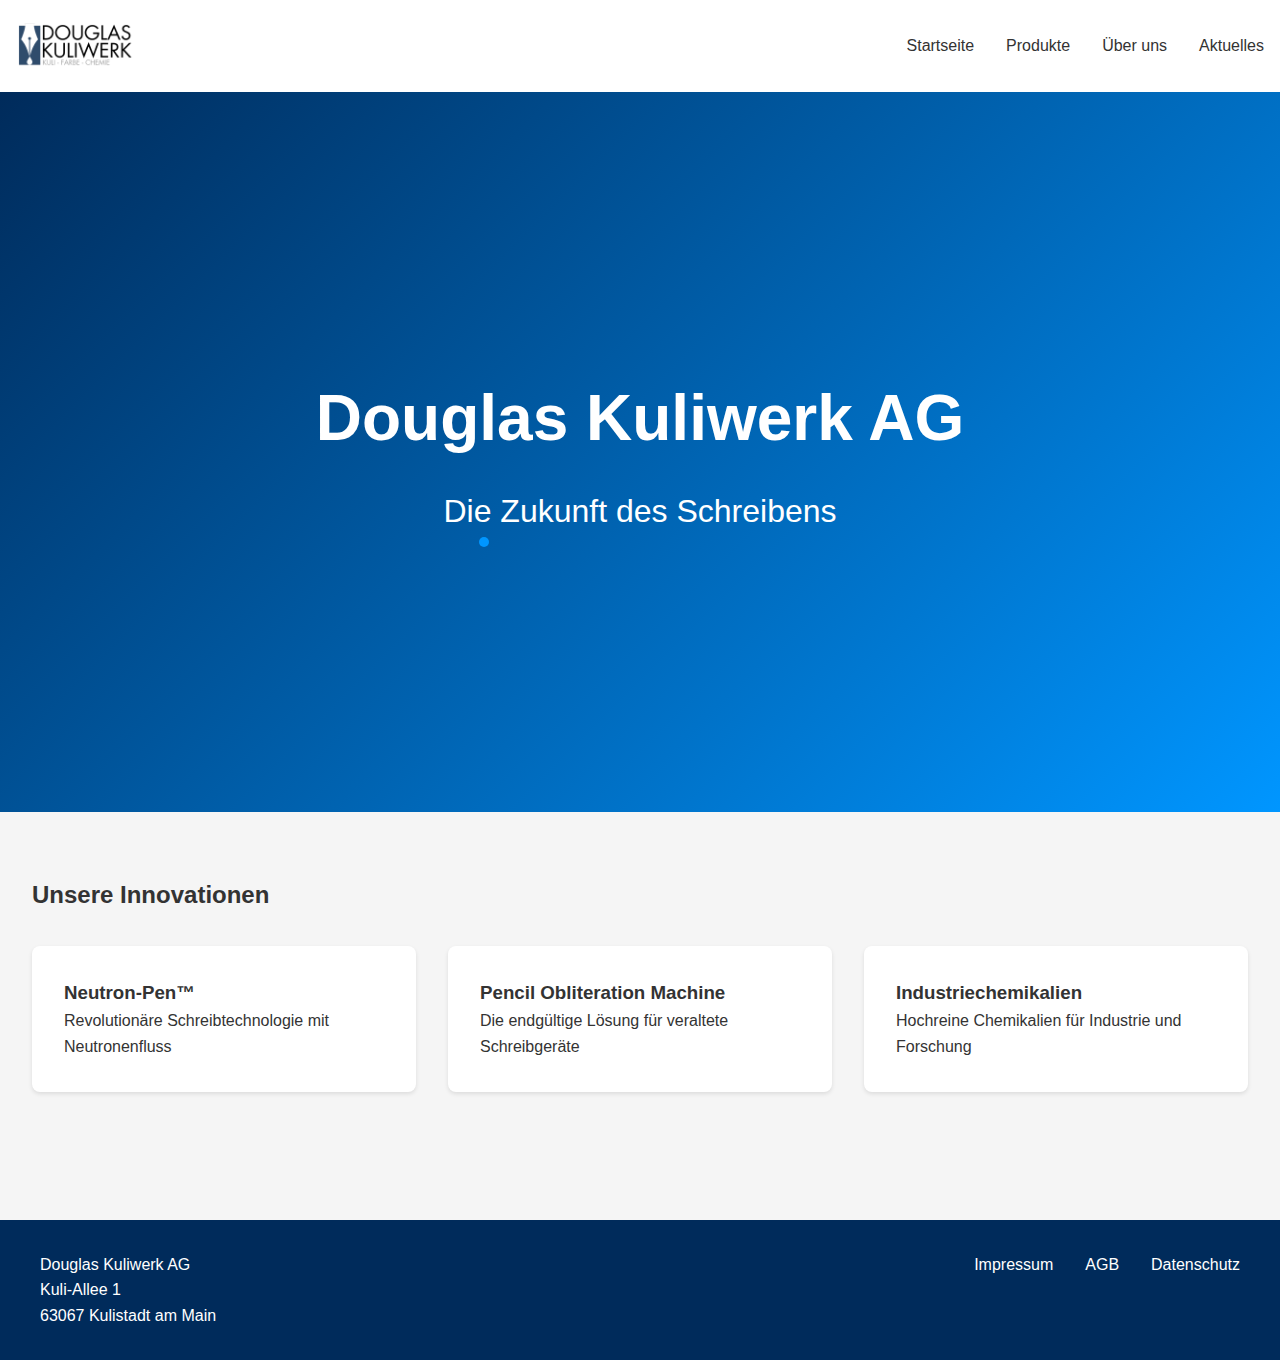
<file: index.html>
<html lang="de">
<head>
  <meta charset="UTF-8">
  <meta name="viewport" content="width=device-width, initial-scale=1.0">
  <title>Douglas Kuliwerk AG | Führend in Schreibgeräte und Chemikalien</title>
  <link rel="stylesheet" href="css/main.css">
  <link rel="stylesheet" href="css/animations.css">
</head>
<body>
  <nav>
    <div class="logo">
      <svg width="120" height="60" viewBox="0 0 120 60">
        <image href="/Untitled%20design(3).png" width="120" height="60"/>
      </svg>
    </div>
    <ul>
      <li><a href="/">Startseite</a></li>
      <li><a href="/produkte.html">Produkte</a></li>
      <li><a href="/about.html">Über uns</a></li>
      <li><a href="/news.html">Aktuelles</a></li>
    </ul>
  </nav>

  <main>
    <section class="hero">
      <h1>Douglas Kuliwerk AG</h1>
      <h2>Die Zukunft des Schreibens</h2>
      <div class="hero-animation">
      </div>
    </section>

    <section class="featured-products">
      <h2>Unsere Innovationen</h2>
      <div class="product-grid">
        <div class="product-card">
          <h3>Neutron-Pen™</h3>
          <p>Revolutionäre Schreibtechnologie mit Neutronenfluss</p>
        </div>
        <div class="product-card">
          <h3>Pencil Obliteration Machine</h3>
          <p>Die endgültige Lösung für veraltete Schreibgeräte</p>
        </div>
        <div class="product-card">
          <h3>Industriechemikalien</h3>
          <p>Hochreine Chemikalien für Industrie und Forschung</p>
        </div>
      </div>
    </section>
  </main>

  <footer>
    <div class="footer-content">
      <div class="company-info">
        <p>Douglas Kuliwerk AG</p>
        <p>Kuli-Allee 1</p>
        <p>63067 Kulistadt am Main</p>
      </div>
      <div class="legal-links">
        <a href="/impressum.html">Impressum</a>
        <a href="/agb.html">AGB</a>
        <a href="/datenschutz.html">Datenschutz</a>
      </div>
    </div>
  </footer>

  <script type="module" src="js/main.js"></script>
</body>
</html>
</file>
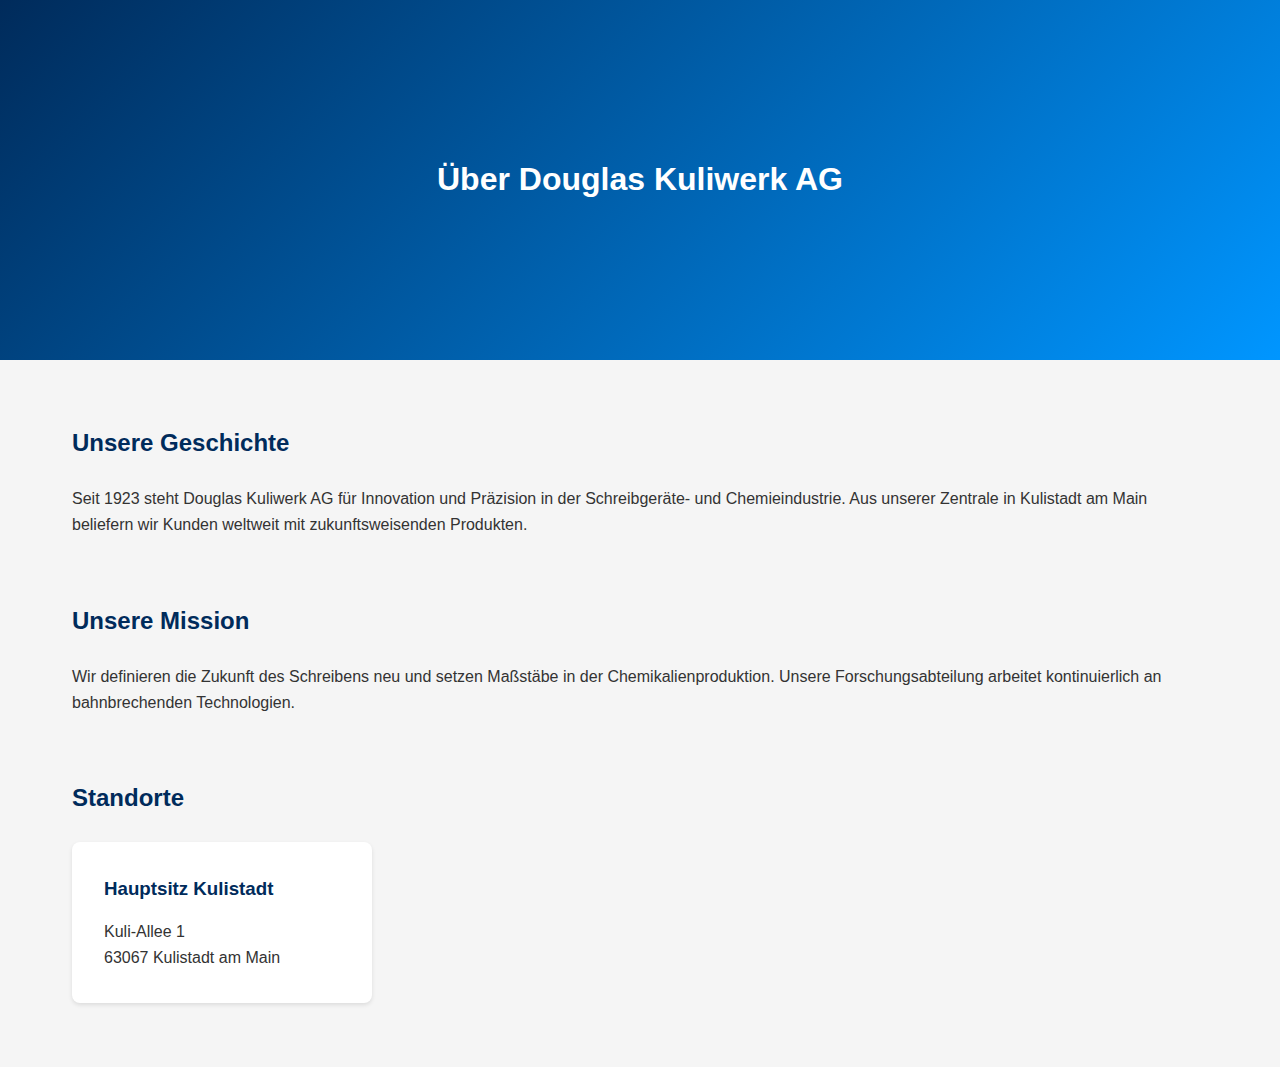
<file: about.html>
<!DOCTYPE html>
<html lang="de">
<head>
  <meta charset="UTF-8">
  <meta name="viewport" content="width=device-width, initial-scale=1.0">
  <title>Über uns | Douglas Kuliwerk AG</title>
  <link rel="stylesheet" href="css/main.css">
  <link rel="stylesheet" href="css/about.css">
</head>
<body>
  <!-- Navigation same as index.html -->
  
  <main>
    <section class="about-hero">
      <h1>Über Douglas Kuliwerk AG</h1>
    </section>

    <section class="about-content">
      <div class="history">
        <h2>Unsere Geschichte</h2>
        <p>Seit 1923 steht Douglas Kuliwerk AG für Innovation und Präzision in der Schreibgeräte- und Chemieindustrie. Aus unserer Zentrale in Kulistadt am Main beliefern wir Kunden weltweit mit zukunftsweisenden Produkten.</p>
      </div>

      <div class="mission">
        <h2>Unsere Mission</h2>
        <p>Wir definieren die Zukunft des Schreibens neu und setzen Maßstäbe in der Chemikalienproduktion. Unsere Forschungsabteilung arbeitet kontinuierlich an bahnbrechenden Technologien.</p>
      </div>

      <div class="locations">
        <h2>Standorte</h2>
        <div class="location-card">
          <h3>Hauptsitz Kulistadt</h3>
          <p>Kuli-Allee 1<br>63067 Kulistadt am Main</p>
        </div>
      </div>
    </section>
  </main>

  <!-- Footer same as index.html -->
</body>
</html>
</file>
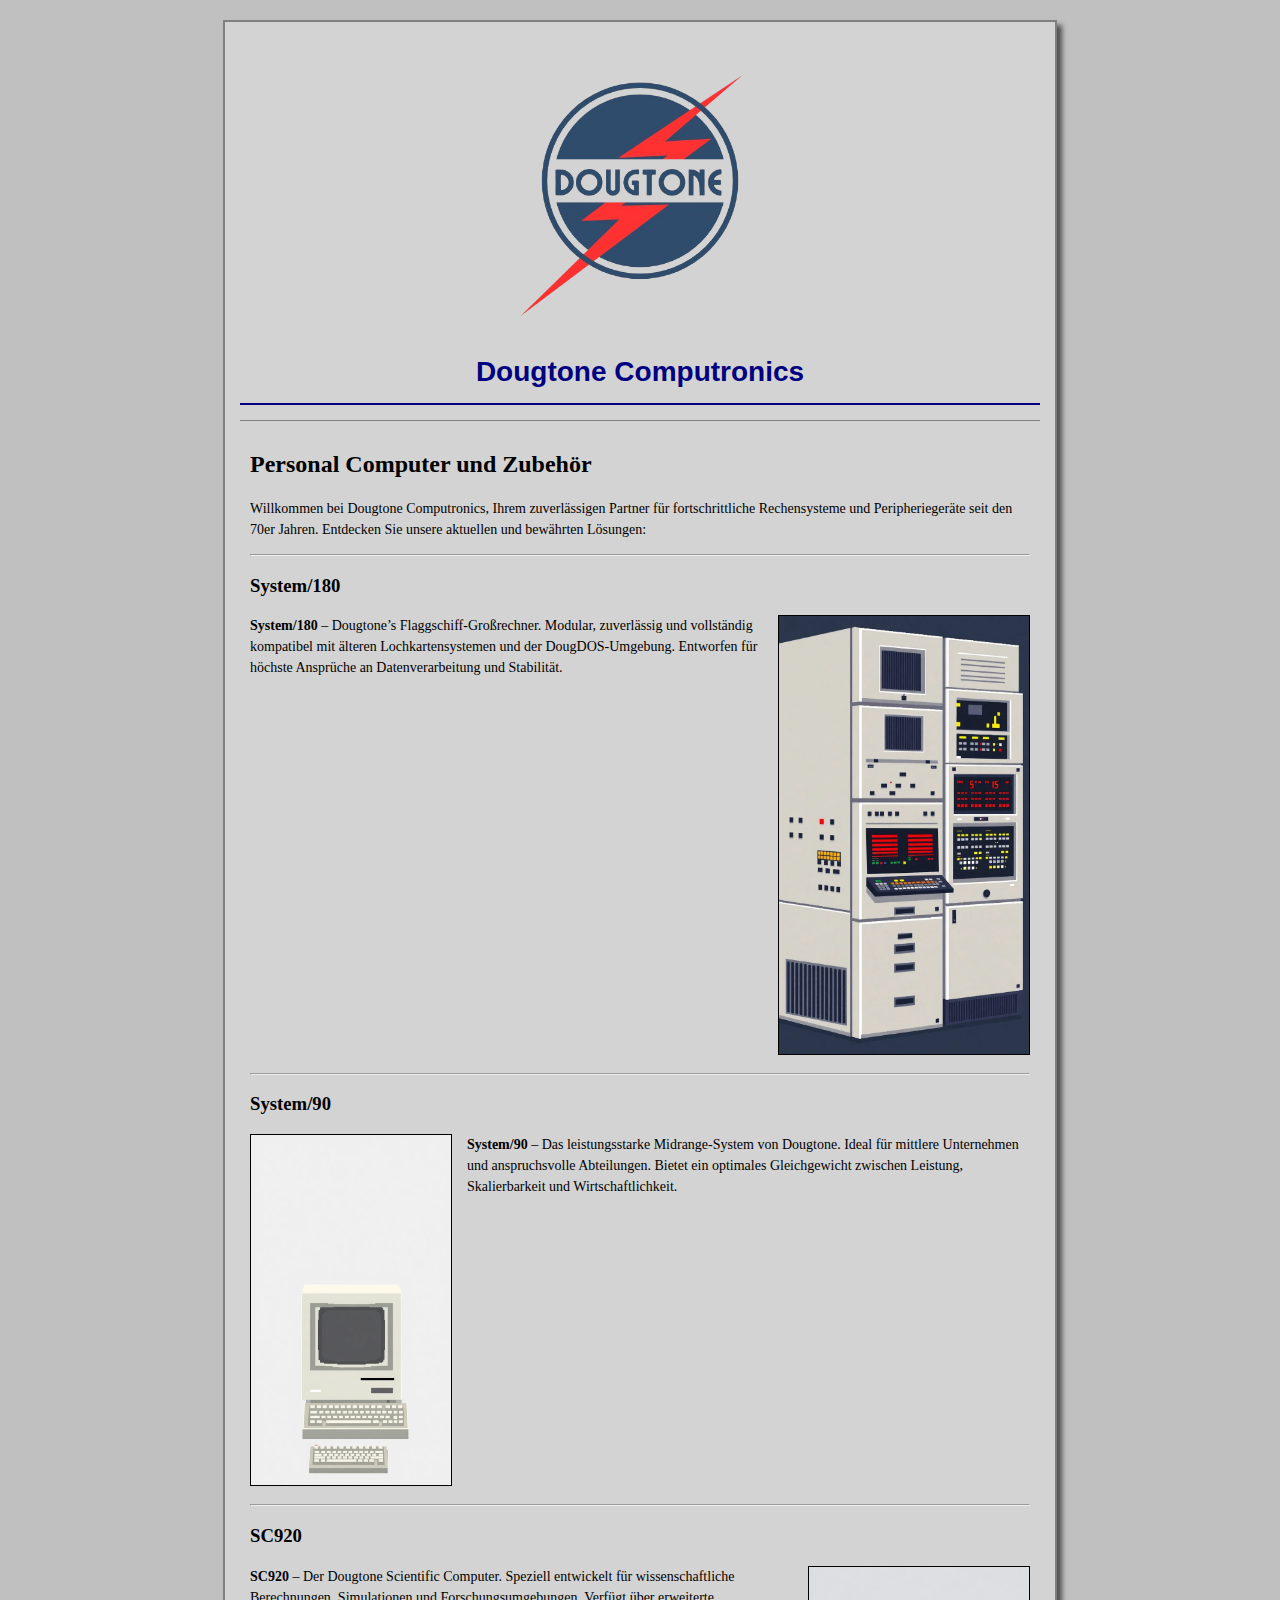
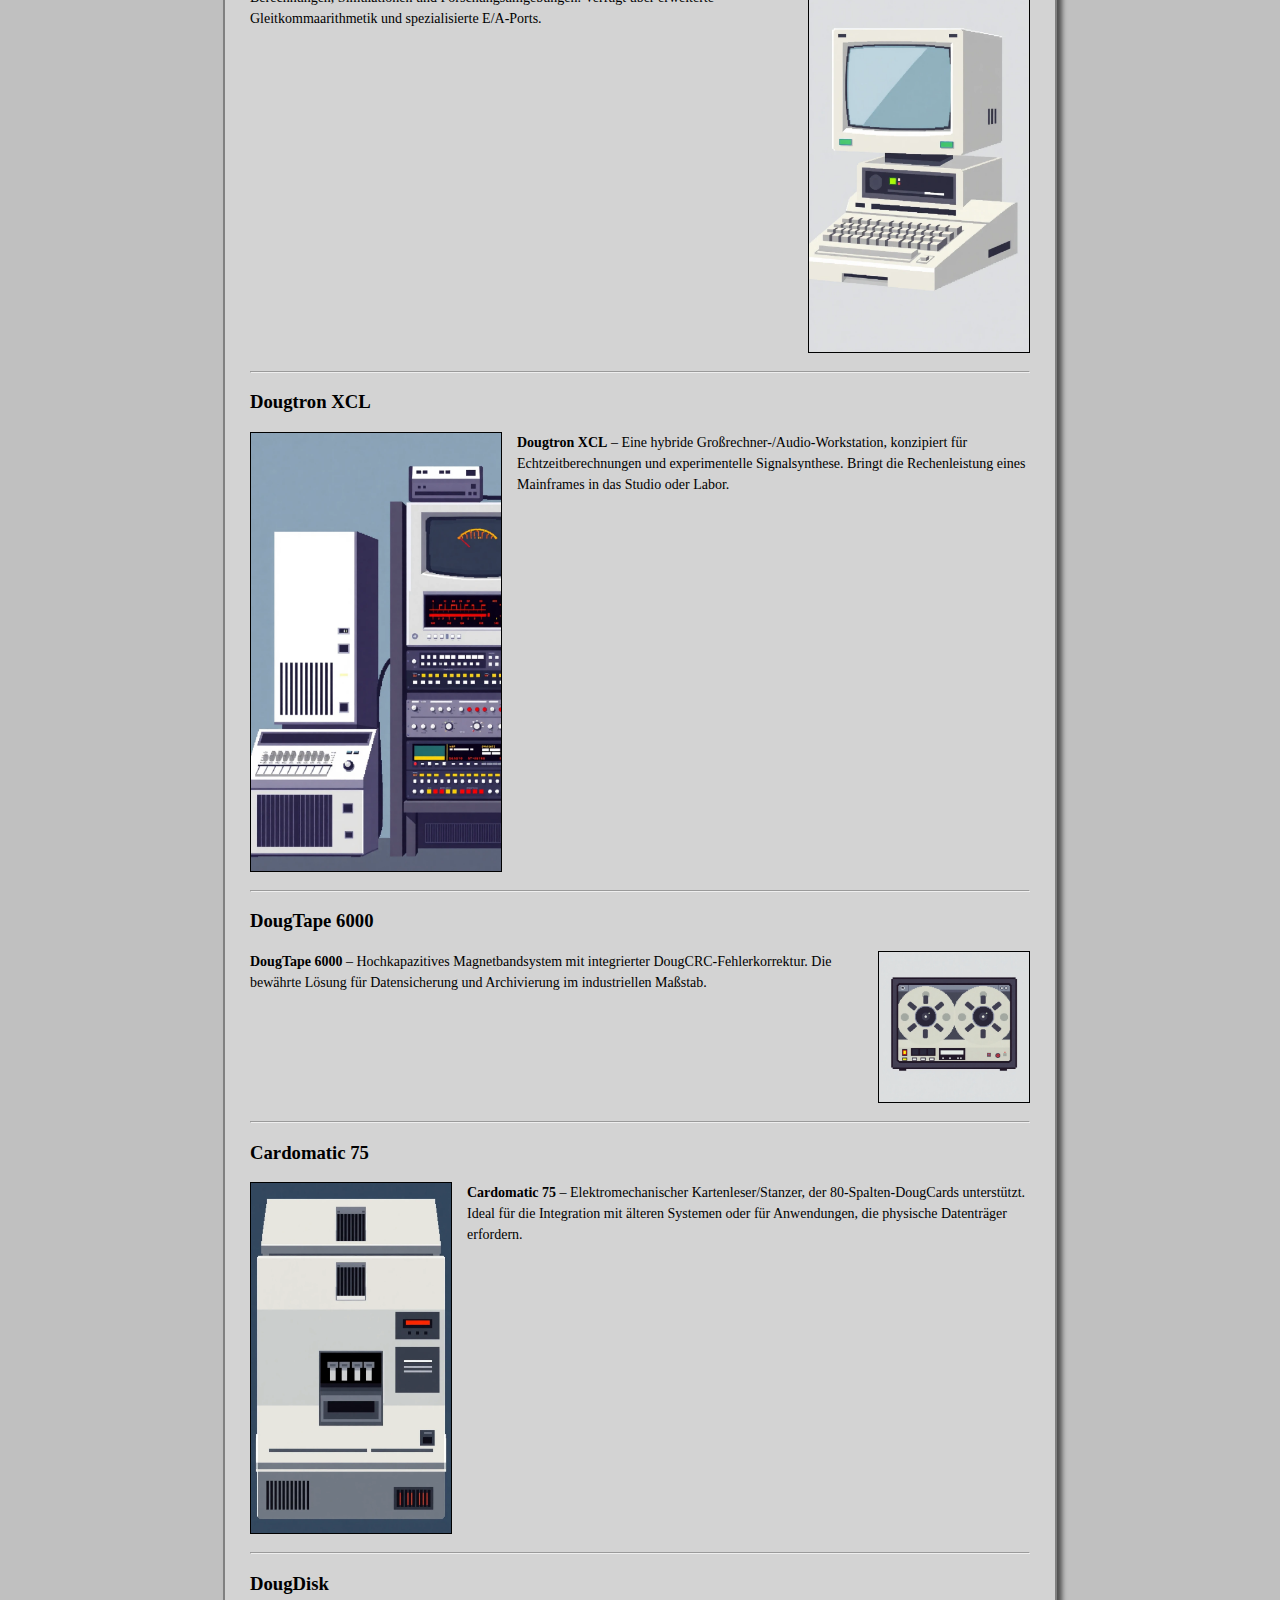
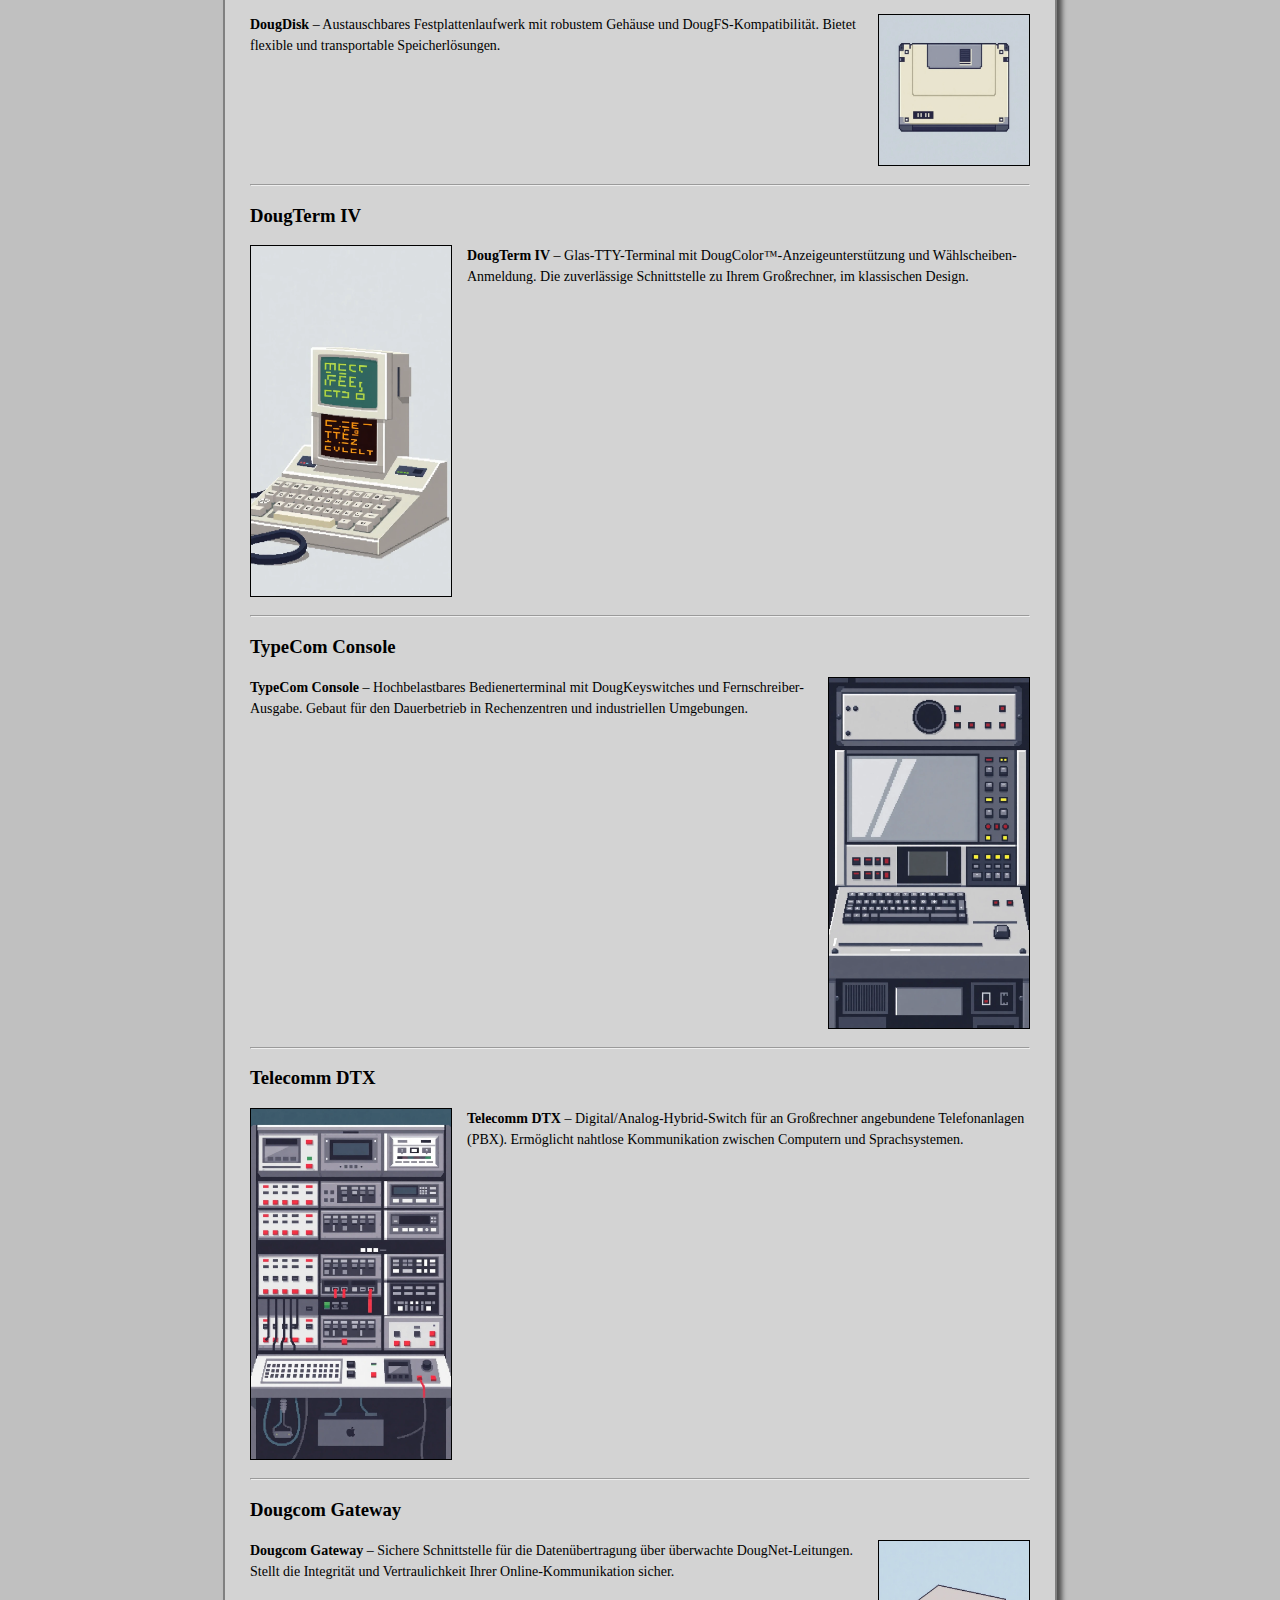
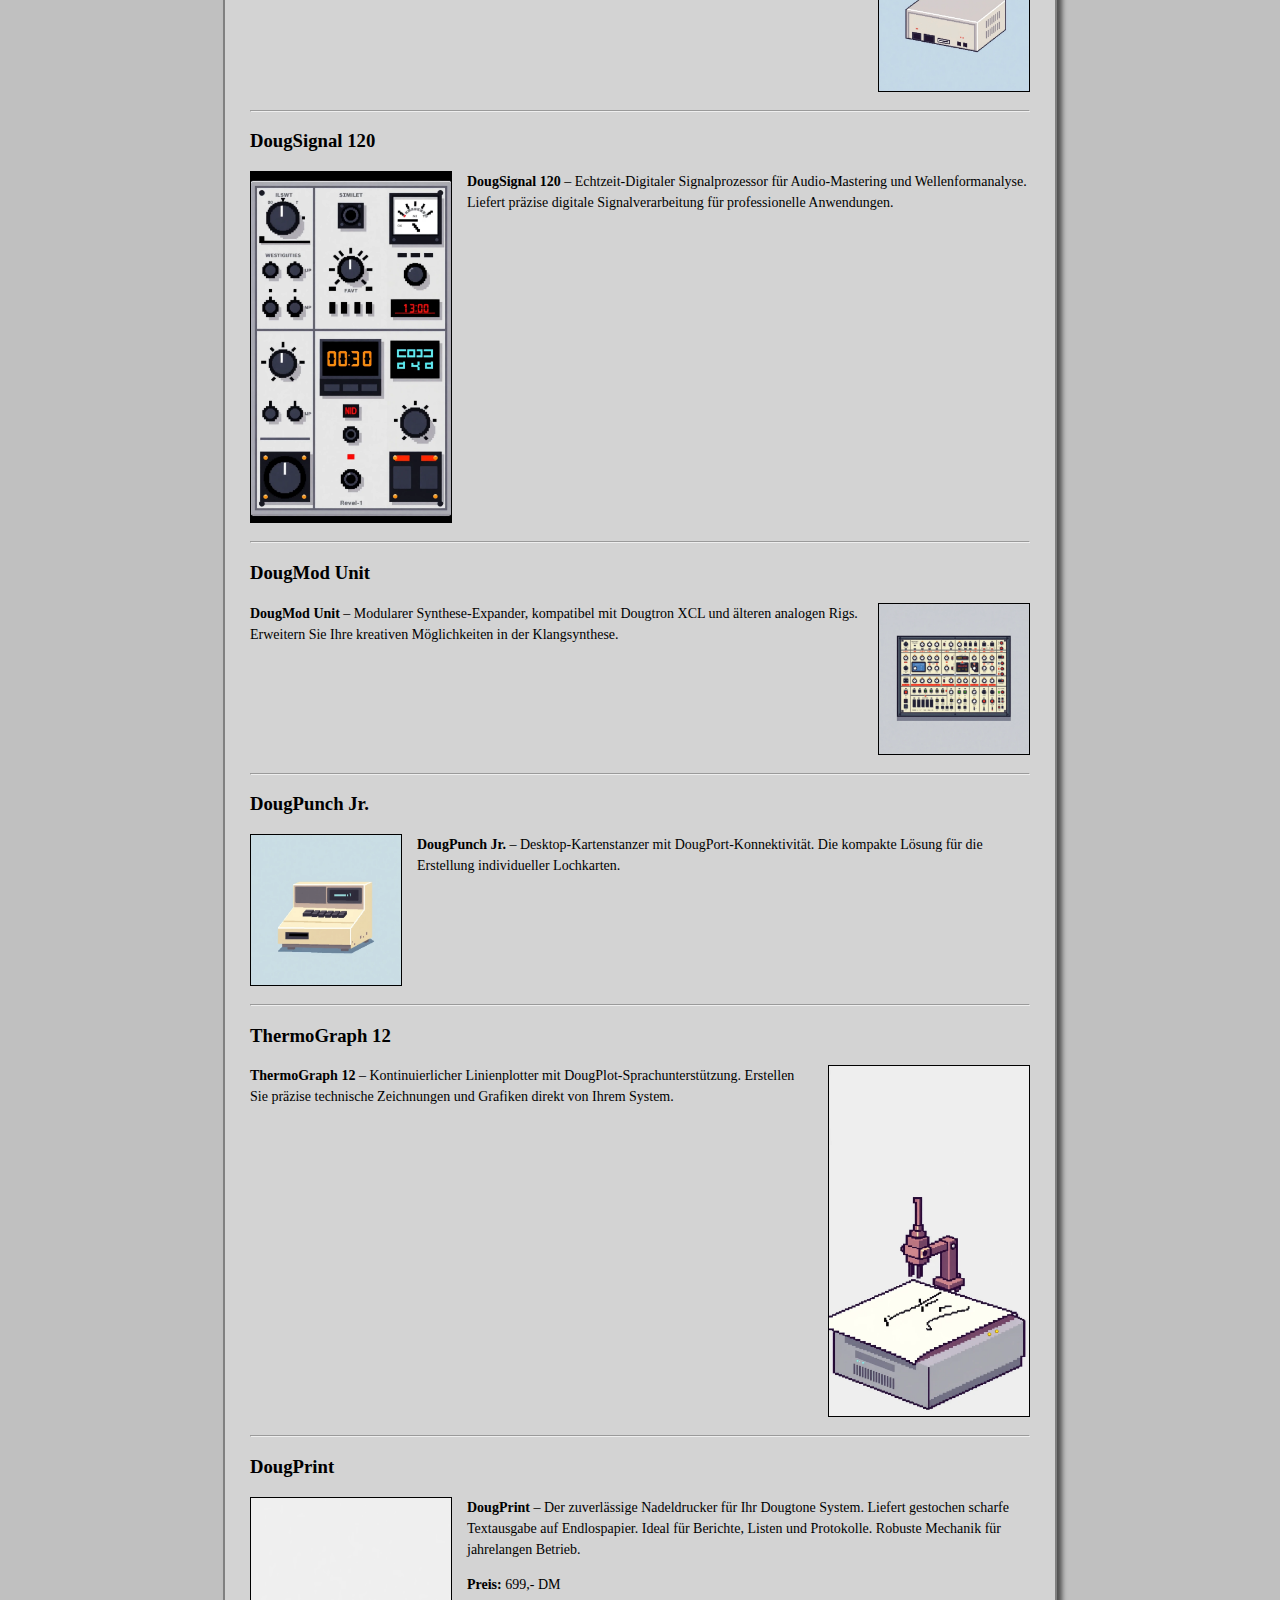
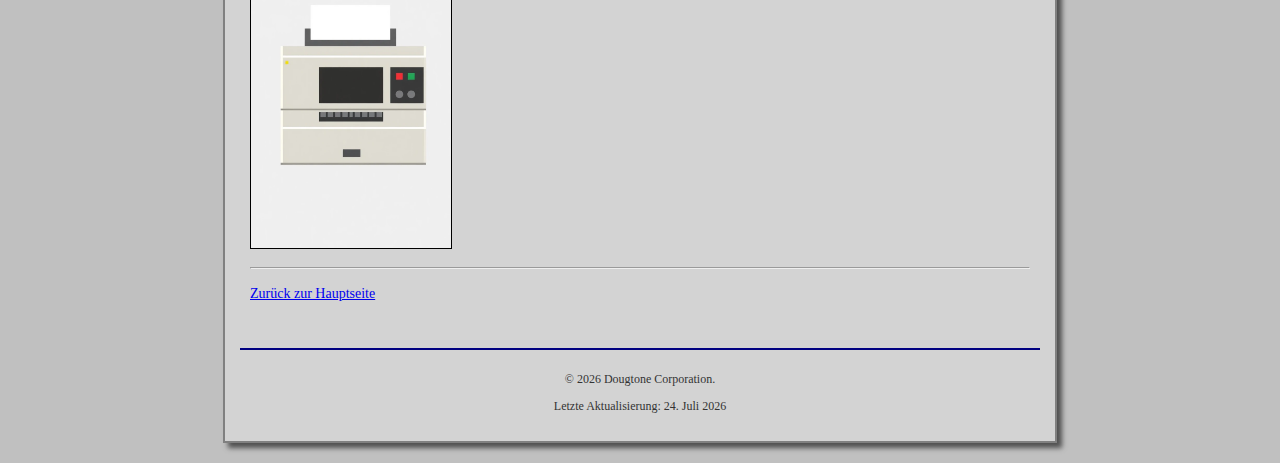
<file: computronics.html>
<!DOCTYPE html>
<html lang="de">
<head>
    <meta charset="UTF-8">
    <meta name="viewport" content="width=device-width, initial-scale=1.0">
    <title>Dougtone Computronics - Dougtone</title>
    <link rel="stylesheet" href="style.css">
</head>
<body>
    <div class="container">
        <header>
            <a href="index.html"><img src="D-removebg-preview.png" alt="Dougtone Logo" id="logo"></a>
            <h1>Dougtone Computronics</h1>
        </header>
        <main>
            <h2>Personal Computer und Zubehör</h2>
            <p>Willkommen bei Dougtone Computronics, Ihrem zuverlässigen Partner für fortschrittliche Rechensysteme und Peripheriegeräte seit den 70er Jahren. Entdecken Sie unsere aktuellen und bewährten Lösungen:</p>

            <hr>

            <h3>System/180</h3>
            <img src="system180_image.png" alt="System/180 Mainframe" style="float: right; margin: 0 0 10px 15px; max-width: 250px; border: 1px solid #000;">
            <p><strong>System/180</strong> – Dougtone’s Flaggschiff-Großrechner. Modular, zuverlässig und vollständig kompatibel mit älteren Lochkartensystemen und der DougDOS-Umgebung. Entworfen für höchste Ansprüche an Datenverarbeitung und Stabilität.</p>
            <div style="clear: both;"></div>
            <hr>

            <h3>System/90</h3>
            <img src="system90_image.png" alt="System/90 Mid-range" style="float: left; margin: 0 15px 10px 0; max-width: 200px; border: 1px solid #000;">
            <p><strong>System/90</strong> – Das leistungsstarke Midrange-System von Dougtone. Ideal für mittlere Unternehmen und anspruchsvolle Abteilungen. Bietet ein optimales Gleichgewicht zwischen Leistung, Skalierbarkeit und Wirtschaftlichkeit.</p>
            <div style="clear: both;"></div>
            <hr>

            <h3>SC920</h3>
            <img src="sc920_image.png" alt="SC920 Scientific Computer" style="float: right; margin: 0 0 10px 15px; max-width: 220px; border: 1px solid #000;">
            <p><strong>SC920</strong> – Der Dougtone Scientific Computer. Speziell entwickelt für wissenschaftliche Berechnungen, Simulationen und Forschungsumgebungen. Verfügt über erweiterte Gleitkommaarithmetik und spezialisierte E/A-Ports.</p>
            <div style="clear: both;"></div>
            <hr>

            <h3>Dougtron XCL</h3>
            <img src="dougtron_xcl_image.png" alt="Dougtron XCL Workstation" style="float: left; margin: 0 15px 10px 0; max-width: 250px; border: 1px solid #000;">
            <p><strong>Dougtron XCL</strong> – Eine hybride Großrechner-/Audio-Workstation, konzipiert für Echtzeitberechnungen und experimentelle Signalsynthese. Bringt die Rechenleistung eines Mainframes in das Studio oder Labor.</p>
             <div style="clear: both;"></div>
            <hr>

            <h3>DougTape 6000</h3>
            <img src="dougtape6000_image.png" alt="DougTape 6000" style="float: right; margin: 0 0 10px 15px; max-width: 150px; border: 1px solid #000;">
            <p><strong>DougTape 6000</strong> – Hochkapazitives Magnetbandsystem mit integrierter DougCRC-Fehlerkorrektur. Die bewährte Lösung für Datensicherung und Archivierung im industriellen Maßstab.</p>
            <div style="clear: both;"></div>
            <hr>

             <h3>Cardomatic 75</h3>
            <img src="cardomatic75_image.png" alt="Cardomatic 75" style="float: left; margin: 0 15px 10px 0; max-width: 200px; border: 1px solid #000;">
            <p><strong>Cardomatic 75</strong> – Elektromechanischer Kartenleser/Stanzer, der 80-Spalten-DougCards unterstützt. Ideal für die Integration mit älteren Systemen oder für Anwendungen, die physische Datenträger erfordern.</p>
            <div style="clear: both;"></div>
            <hr>

            <h3>DougDisk</h3>
            <img src="dougdisk_image.png" alt="DougDisk" style="float: right; margin: 0 0 10px 15px; max-width: 150px; border: 1px solid #000;">
            <p><strong>DougDisk</strong> – Austauschbares Festplattenlaufwerk mit robustem Gehäuse und DougFS-Kompatibilität. Bietet flexible und transportable Speicherlösungen.</p>
             <div style="clear: both;"></div>
            <hr>

            <h3>DougTerm IV</h3>
            <img src="dougterm_iv_image.png" alt="DougTerm IV" style="float: left; margin: 0 15px 10px 0; max-width: 200px; border: 1px solid #000;">
            <p><strong>DougTerm IV</strong> – Glas-TTY-Terminal mit DougColor™-Anzeigeunterstützung und Wählscheiben-Anmeldung. Die zuverlässige Schnittstelle zu Ihrem Großrechner, im klassischen Design.</p>
            <div style="clear: both;"></div>
            <hr>

             <h3>TypeCom Console</h3>
            <img src="typecom_console_image.png" alt="TypeCom Console" style="float: right; margin: 0 0 10px 15px; max-width: 200px; border: 1px solid #000;">
            <p><strong>TypeCom Console</strong> – Hochbelastbares Bedienerterminal mit DougKeyswitches und Fernschreiber-Ausgabe. Gebaut für den Dauerbetrieb in Rechenzentren und industriellen Umgebungen.</p>
             <div style="clear: both;"></div>
            <hr>

            <h3>Telecomm DTX</h3>
            <img src="telecomm_dtx_image.png" alt="Telecomm DTX" style="float: left; margin: 0 15px 10px 0; max-width: 200px; border: 1px solid #000;">
            <p><strong>Telecomm DTX</strong> – Digital/Analog-Hybrid-Switch für an Großrechner angebundene Telefonanlagen (PBX). Ermöglicht nahtlose Kommunikation zwischen Computern und Sprachsystemen.</p>
            <div style="clear: both;"></div>
            <hr>

             <h3>Dougcom Gateway</h3>
            <img src="dougcom_gateway_image.png" alt="Dougcom Gateway" style="float: right; margin: 0 0 10px 15px; max-width: 150px; border: 1px solid #000;">
            <p><strong>Dougcom Gateway</strong> – Sichere Schnittstelle für die Datenübertragung über überwachte DougNet-Leitungen. Stellt die Integrität und Vertraulichkeit Ihrer Online-Kommunikation sicher.</p>
            <div style="clear: both;"></div>
            <hr>

             <h3>DougSignal 120</h3>
            <img src="dougsignal120_image.png" alt="DougSignal 120" style="float: left; margin: 0 15px 10px 0; max-width: 200px; border: 1px solid #000;">
            <p><strong>DougSignal 120</strong> – Echtzeit-Digitaler Signalprozessor für Audio-Mastering und Wellenformanalyse. Liefert präzise digitale Signalverarbeitung für professionelle Anwendungen.</p>
             <div style="clear: both;"></div>
            <hr>

            <h3>DougMod Unit</h3>
            <img src="dougmod_unit_image.png" alt="DougMod Unit" style="float: right; margin: 0 0 10px 15px; max-width: 150px; border: 1px solid #000;">
            <p><strong>DougMod Unit</strong> – Modularer Synthese-Expander, kompatibel mit Dougtron XCL und älteren analogen Rigs. Erweitern Sie Ihre kreativen Möglichkeiten in der Klangsynthese.</p>
             <div style="clear: both;"></div>
            <hr>

             <h3>DougPunch Jr.</h3>
            <img src="dougpunch_jr_image.png" alt="DougPunch Jr." style="float: left; margin: 0 15px 10px 0; max-width: 150px; border: 1px solid #000;">
            <p><strong>DougPunch Jr.</strong> – Desktop-Kartenstanzer mit DougPort-Konnektivität. Die kompakte Lösung für die Erstellung individueller Lochkarten.</p>
            <div style="clear: both;"></div>
            <hr>

            <h3>ThermoGraph 12</h3>
            <img src="thermograph12_image.png" alt="ThermoGraph 12" style="float: right; margin: 0 0 10px 15px; max-width: 200px; border: 1px solid #000;">
            <p><strong>ThermoGraph 12</strong> – Kontinuierlicher Linienplotter mit DougPlot-Sprachunterstützung. Erstellen Sie präzise technische Zeichnungen und Grafiken direkt von Ihrem System.</p>
             <div style="clear: both;"></div>
            <hr>

             <h3>DougPrint</h3>
            <img src="dougprint_image.png" alt="DougPrint Printer" style="float: left; margin: 0 15px 10px 0; max-width: 200px; border: 1px solid #000;">
            <p><strong>DougPrint</strong> – Der zuverlässige Nadeldrucker für Ihr Dougtone System. Liefert gestochen scharfe Textausgabe auf Endlospapier. Ideal für Berichte, Listen und Protokolle. Robuste Mechanik für jahrelangen Betrieb.</p>
            <p><strong>Preis:</strong> 699,- DM</p>
            <div style="clear: both;"></div>
            <hr>

            <p><a href="javascript:goBack()">Zurück zur Hauptseite</a></p>

        </main>
        <footer>
            <p>&copy; <span id="currentYear"></span> Dougtone Corporation.</p>
            <p>Letzte Aktualisierung: <span id="lastUpdated"></span></p>
        </footer>
    </div>
    <script src="script.js"></script>
</body>
</html>
</file>
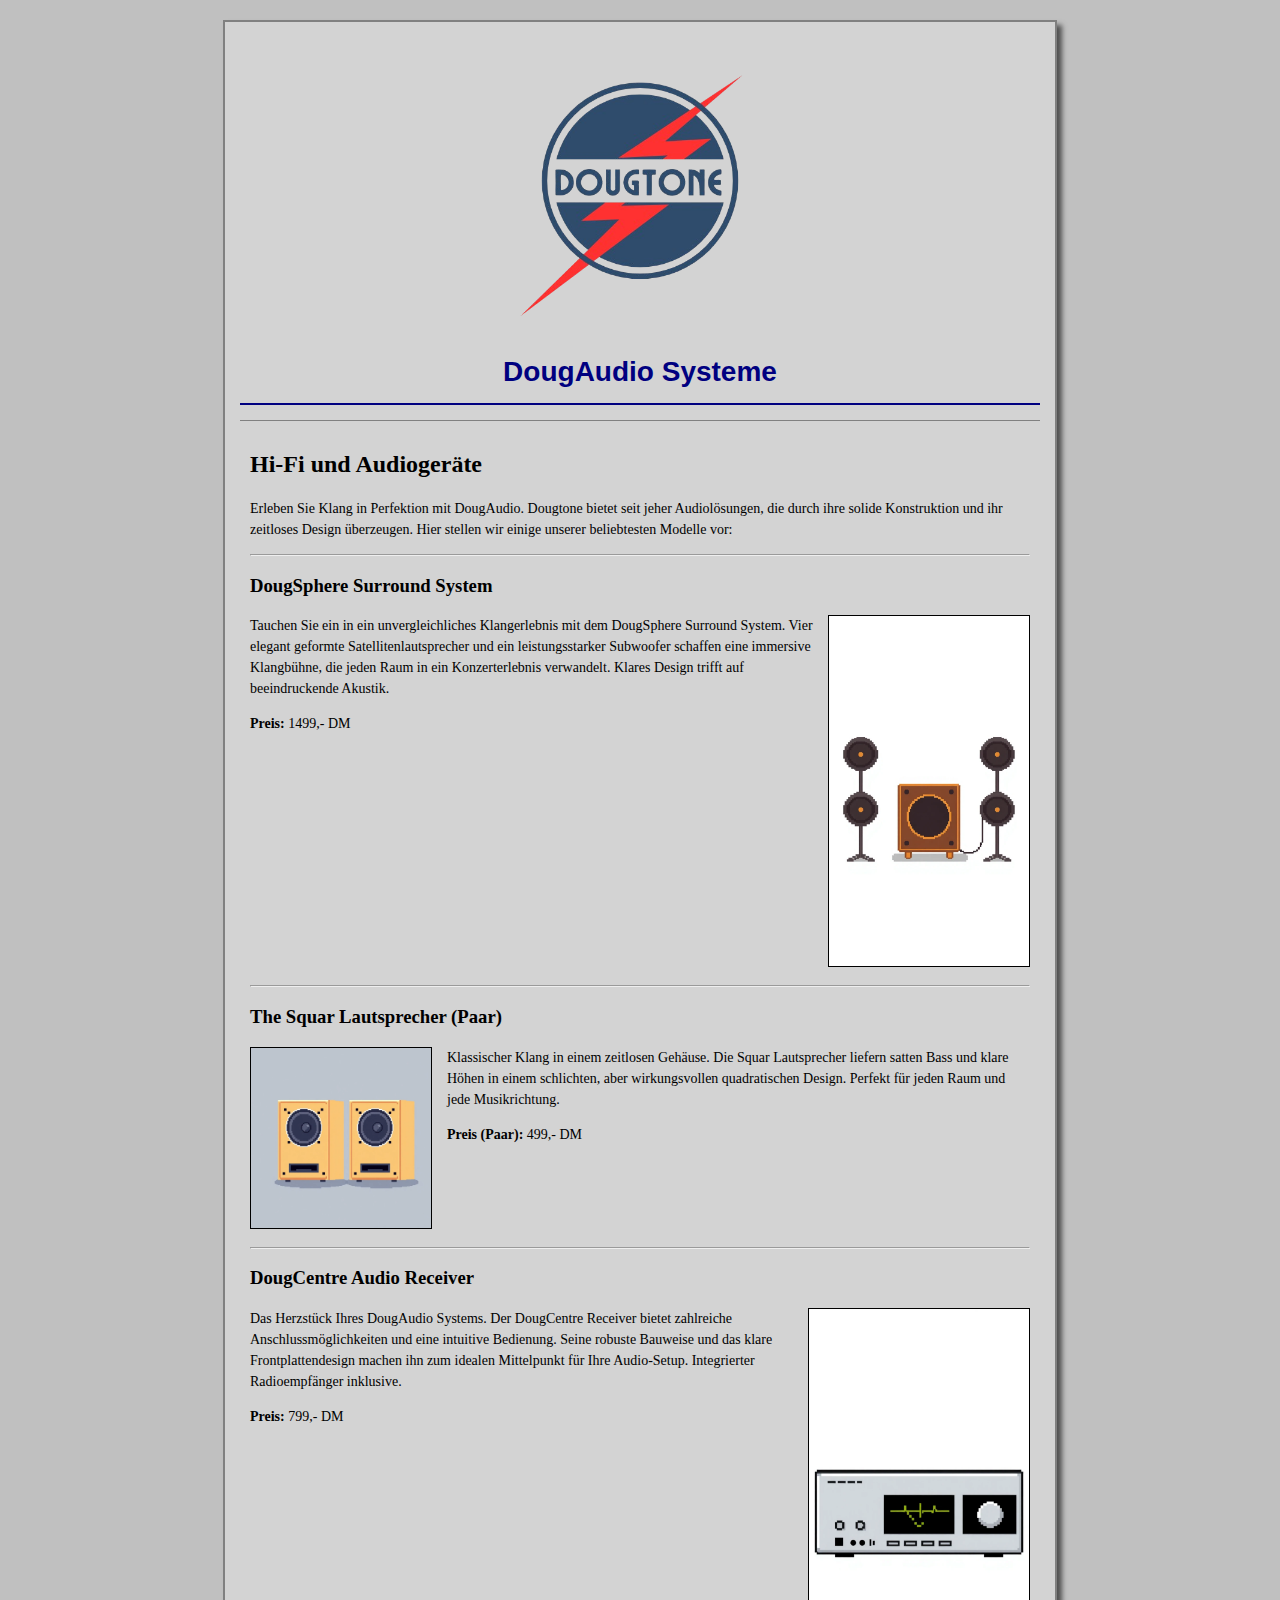
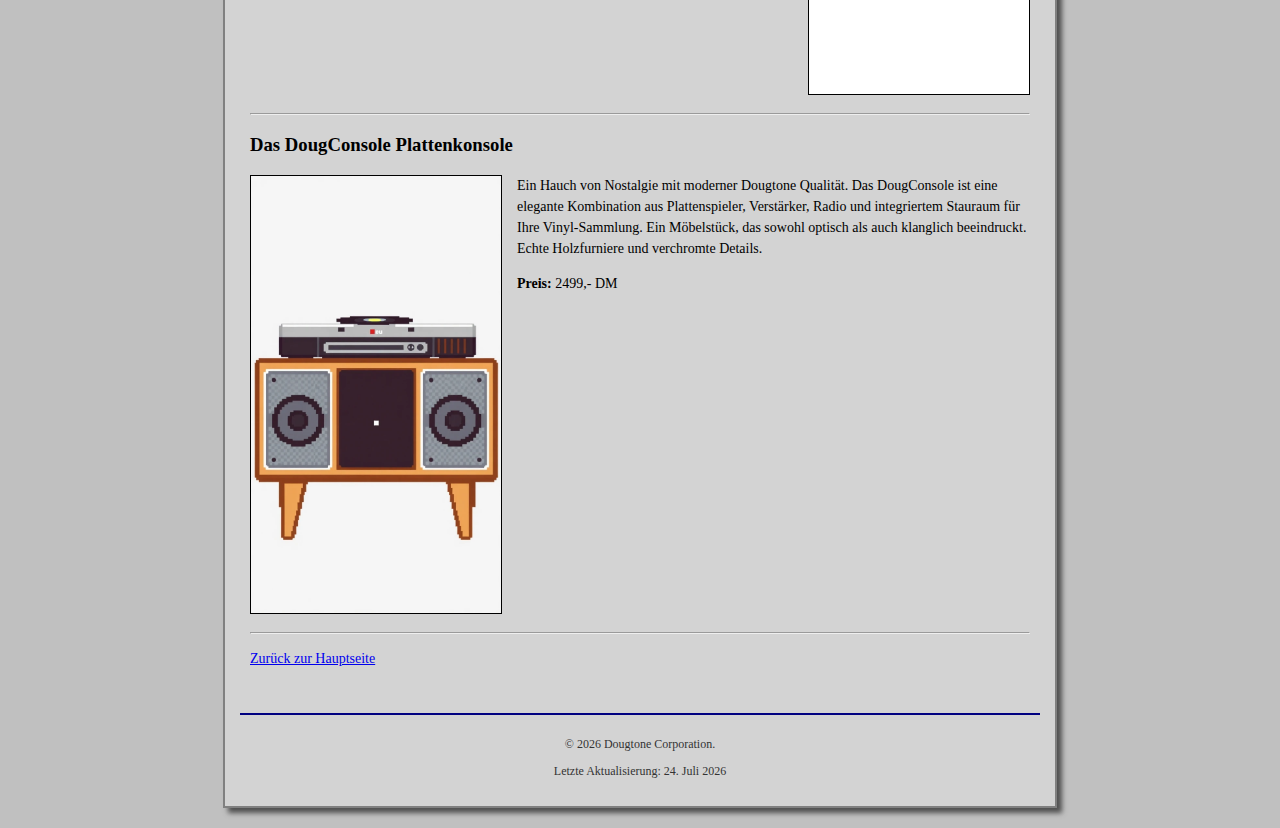
<file: dougaudio.html>
<!DOCTYPE html>
<html lang="de">
<head>
    <meta charset="UTF-8">
    <meta name="viewport" content="width=device-width, initial-scale=1.0">
    <title>DougAudio Systeme - Dougtone</title>
    <link rel="stylesheet" href="style.css">
    <script src="script.js"></script>
</head>
<body>
    <div class="container">
        <header>
            <a href="index.html"><img src="D-removebg-preview.png" alt="Dougtone Logo" id="logo"></a>
            <h1>DougAudio Systeme</h1>
        </header>
        <main>
            <h2>Hi-Fi und Audiogeräte</h2>
            <p>Erleben Sie Klang in Perfektion mit DougAudio. Dougtone bietet seit jeher Audiolösungen, die durch ihre solide Konstruktion und ihr zeitloses Design überzeugen. Hier stellen wir einige unserer beliebtesten Modelle vor:</p>

            <hr>

            <h3>DougSphere Surround System</h3>
            <img src="dougsphere_image.png" alt="DougSphere Surround System" style="float: right; margin: 0 0 10px 15px; max-width: 200px; border: 1px solid #000;">
            <p>Tauchen Sie ein in ein unvergleichliches Klangerlebnis mit dem DougSphere Surround System. Vier elegant geformte Satellitenlautsprecher und ein leistungsstarker Subwoofer schaffen eine immersive Klangbühne, die jeden Raum in ein Konzerterlebnis verwandelt. Klares Design trifft auf beeindruckende Akustik.</p>
            <p><strong>Preis:</strong> 1499,- DM</p>
            <div style="clear: both;"></div>
            <hr>

            <h3>The Squar Lautsprecher (Paar)</h3>
            <img src="thesquar_image.png" alt="The Squar Lautsprecher" style="float: left; margin: 0 15px 10px 0; max-width: 180px; border: 1px solid #000;">
            <p>Klassischer Klang in einem zeitlosen Gehäuse. Die Squar Lautsprecher liefern satten Bass und klare Höhen in einem schlichten, aber wirkungsvollen quadratischen Design. Perfekt für jeden Raum und jede Musikrichtung.</p>
            <p><strong>Preis (Paar):</strong> 499,- DM</p>
             <div style="clear: both;"></div>
            <hr>

            <h3>DougCentre Audio Receiver</h3>
             <img src="dougcentre_image.png" alt="DougCentre Audio Receiver" style="float: right; margin: 0 0 10px 15px; max-width: 220px; border: 1px solid #000;">
            <p>Das Herzstück Ihres DougAudio Systems. Der DougCentre Receiver bietet zahlreiche Anschlussmöglichkeiten und eine intuitive Bedienung. Seine robuste Bauweise und das klare Frontplattendesign machen ihn zum idealen Mittelpunkt für Ihre Audio-Setup. Integrierter Radioempfänger inklusive.</p>
            <p><strong>Preis:</strong> 799,- DM</p>
            <div style="clear: both;"></div>
            <hr>

             <h3>Das DougConsole Plattenkonsole</h3>
             <img src="dougconsole_image.png" alt="Das DougConsole" style="float: left; margin: 0 15px 10px 0; max-width: 250px; border: 1px solid #000;">
            <p>Ein Hauch von Nostalgie mit moderner Dougtone Qualität. Das DougConsole ist eine elegante Kombination aus Plattenspieler, Verstärker, Radio und integriertem Stauraum für Ihre Vinyl-Sammlung. Ein Möbelstück, das sowohl optisch als auch klanglich beeindruckt. Echte Holzfurniere und verchromte Details.</p>
            <p><strong>Preis:</strong> 2499,- DM</p>
            <div style="clear: both;"></div>
            <hr>

            <p><a href="javascript:goBack()">Zurück zur Hauptseite</a></p>

        </main>
        <footer>
            <p>&copy; <span id="currentYear"></span> Dougtone Corporation.</p>
            <p>Letzte Aktualisierung: <span id="lastUpdated"></span></p>
        </footer>
    </div>
     <script src="script.js"></script> 
</body>
</html>
</file>
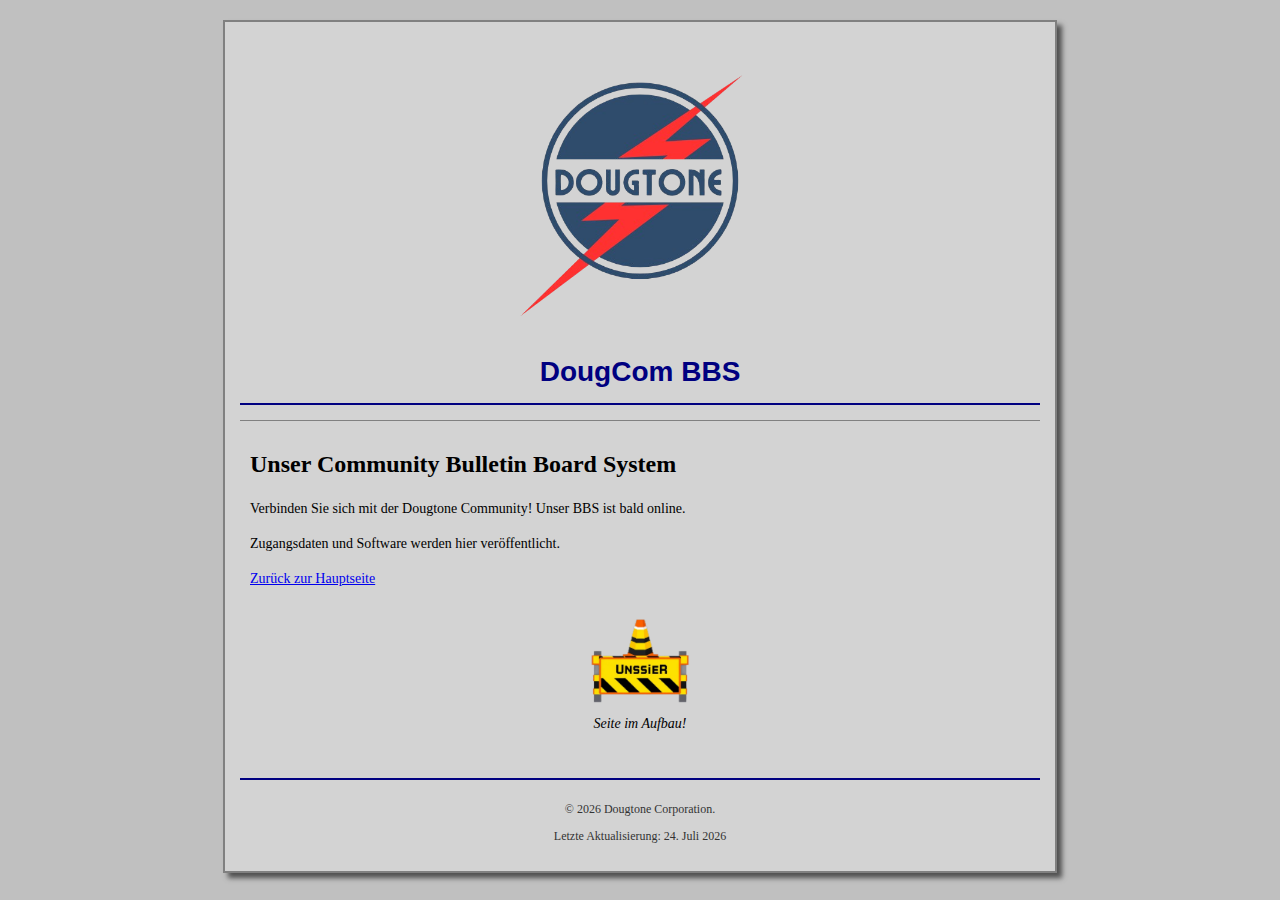
<file: dougcom_bbs.html>
<!DOCTYPE html>
<html lang="de">
<head>
    <meta charset="UTF-8">
    <meta name="viewport" content="width=device-width, initial-scale=1.0">
    <title>DougCom BBS - Dougtone</title>
    <link rel="stylesheet" href="style.css">
</head>
<body>
    <div class="container">
        <header>
            <a href="index.html"><img src="D-removebg-preview.png" alt="Dougtone Logo" id="logo"></a>
            <h1>DougCom BBS</h1>
        </header>
        <main>
            <h2>Unser Community Bulletin Board System</h2>
            <p>Verbinden Sie sich mit der Dougtone Community! Unser BBS ist bald online.</p>
            <p>Zugangsdaten und Software werden hier veröffentlicht.</p>
            <p><a href="javascript:goBack()">Zurück zur Hauptseite</a></p>
            <p style="text-align:center; margin-top: 30px;">
                <img src="construction_graphic.png" alt="Under Construction"
                width="100" style="display: block; margin: 0 auto 10px auto;">
                <em>Seite im Aufbau!</em>
            </p>
        </main>
        <footer>
            <p>&copy; <span id="currentYear"></span> Dougtone Corporation.</p>
            <p>Letzte Aktualisierung: <span id="lastUpdated"></span></p>
        </footer>
    </div>
    <script src="script.js"></script>
</body>
</html>
</file>
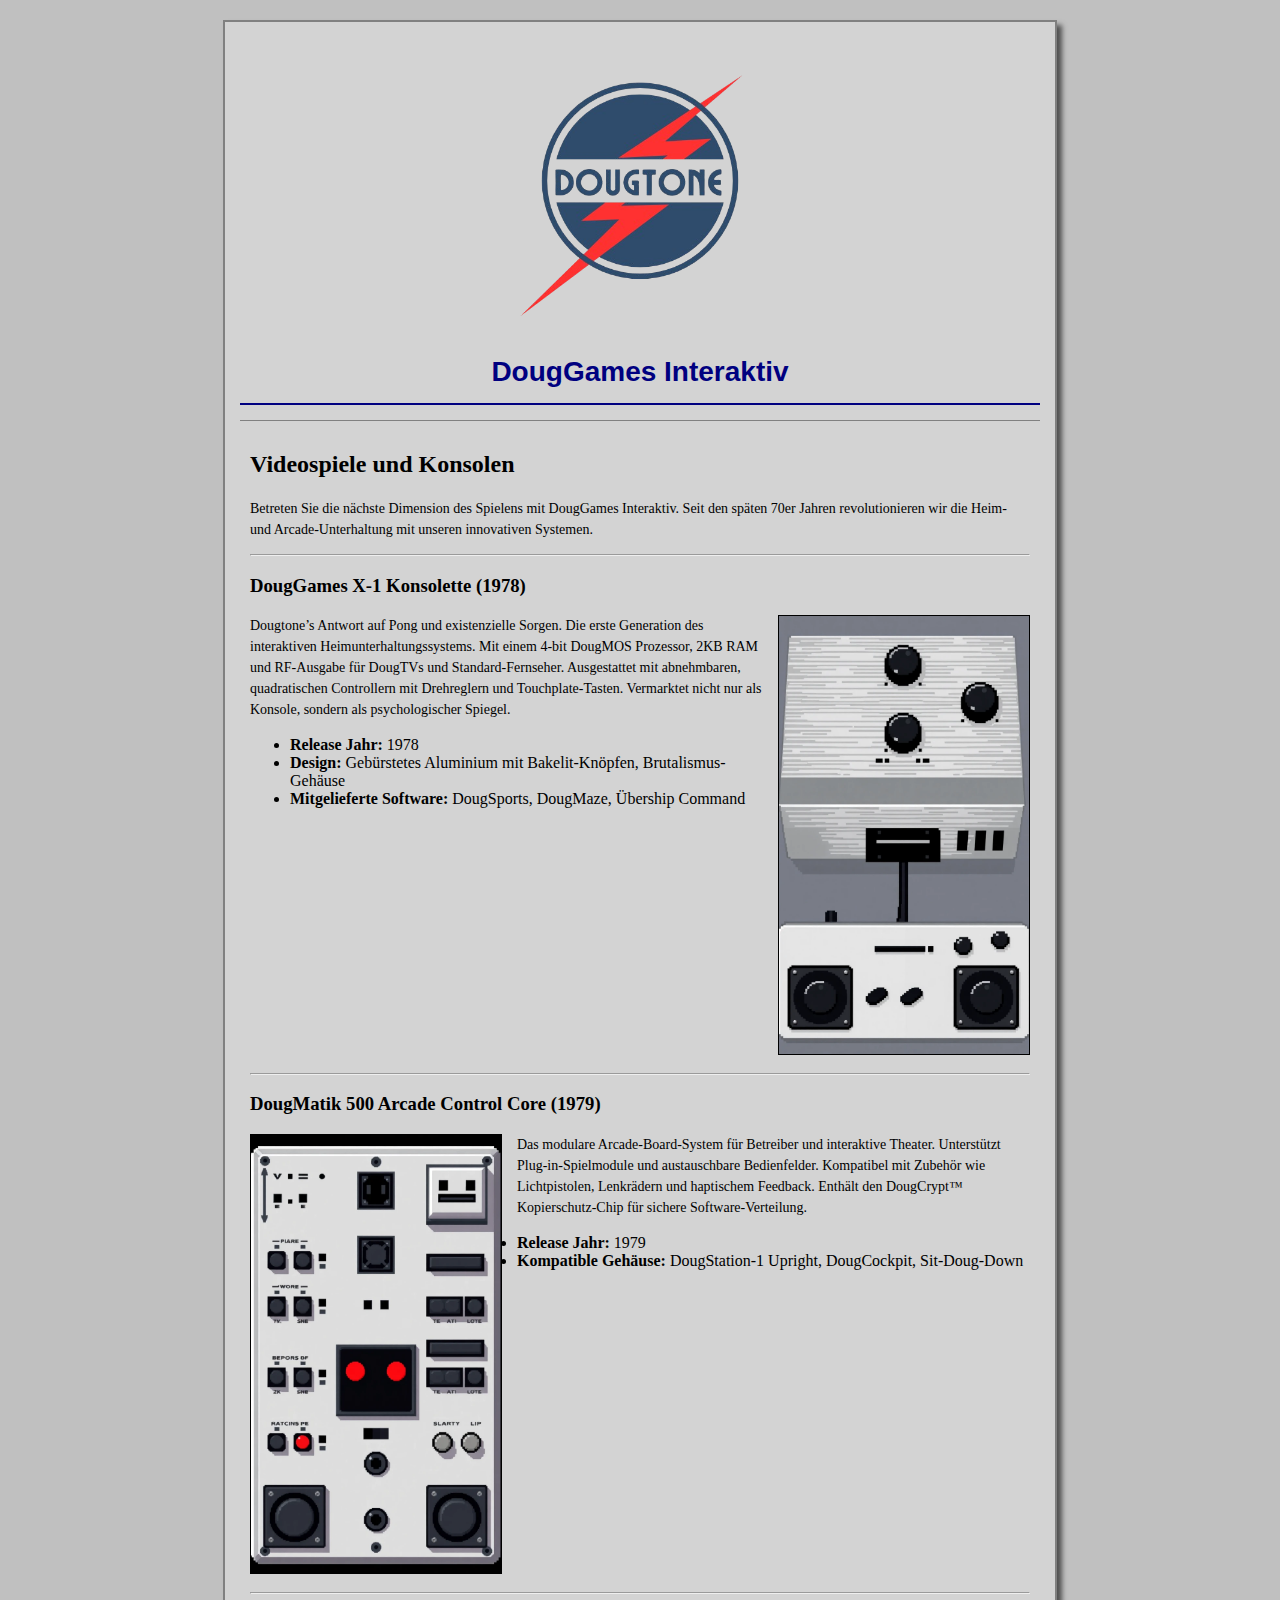
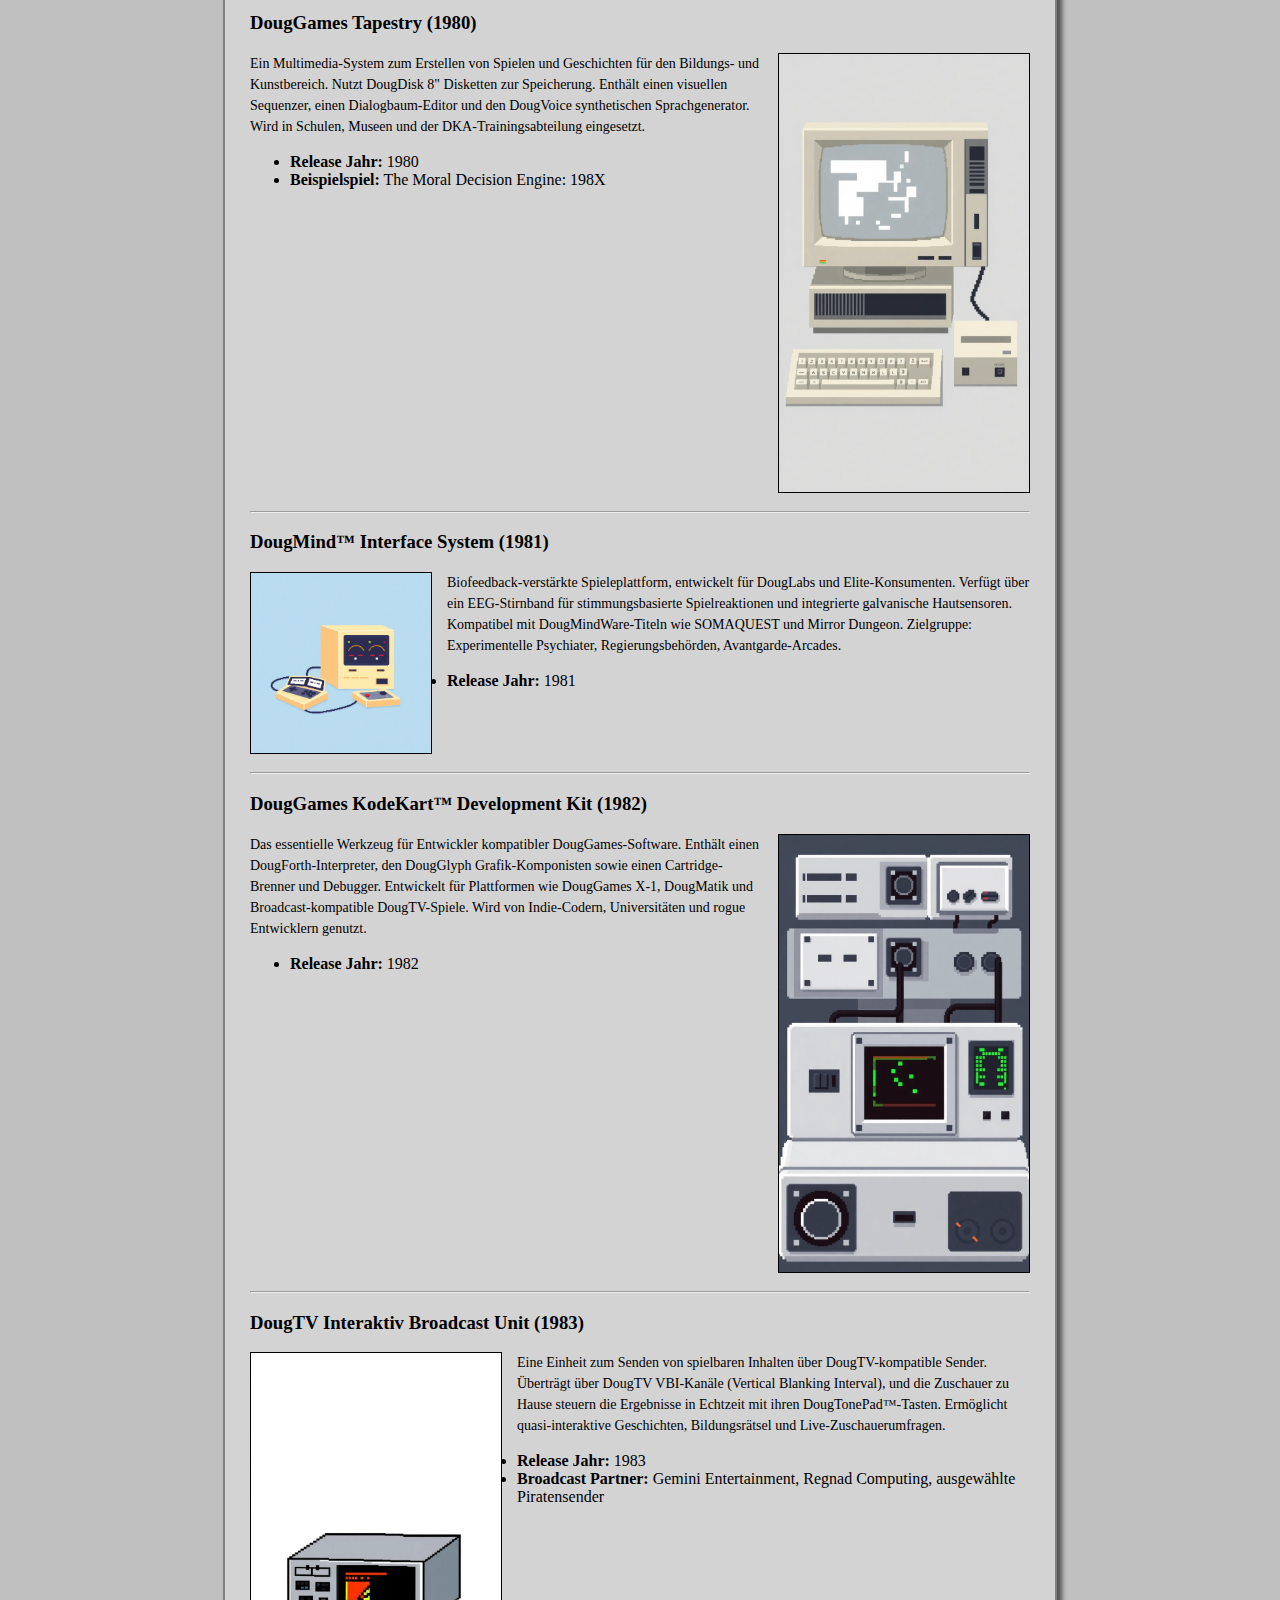
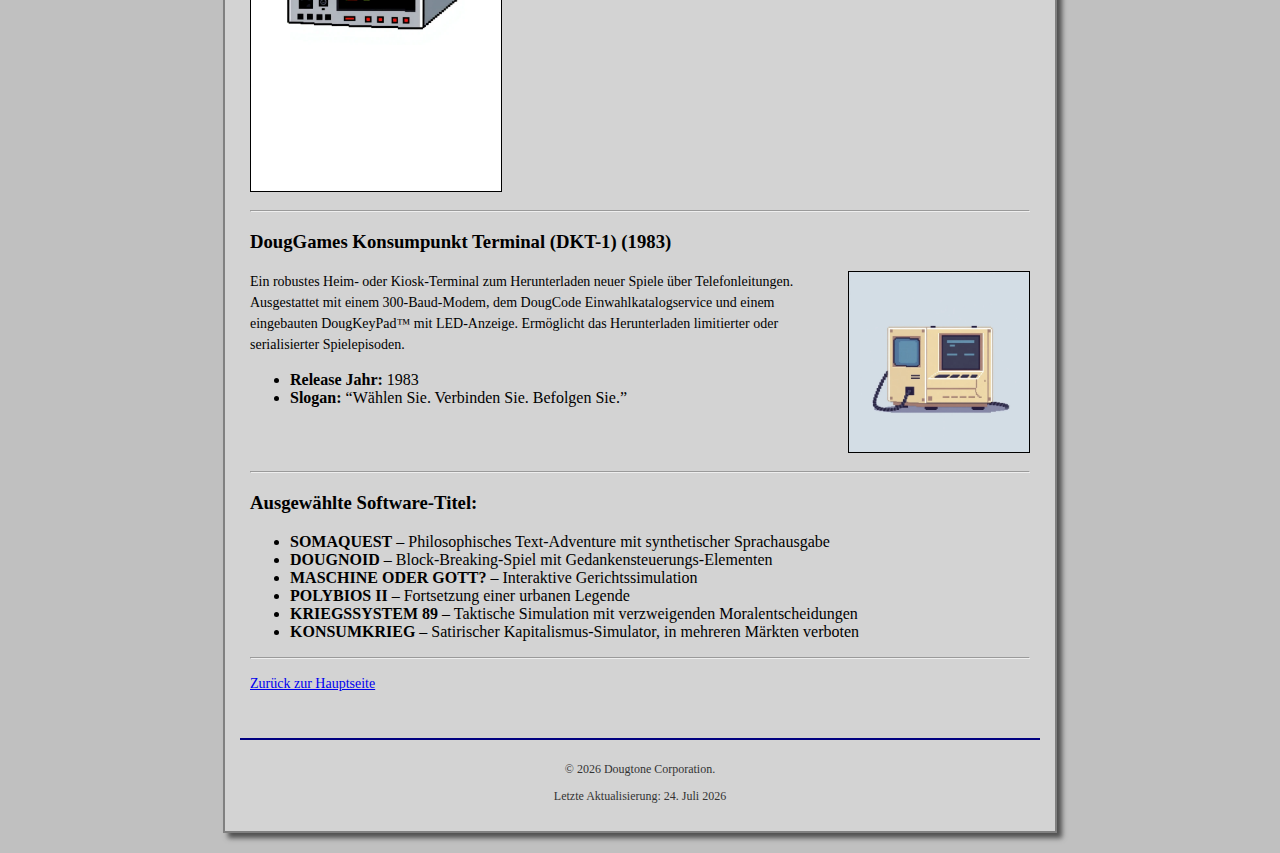
<file: douggames.html>
<!DOCTYPE html>
<html lang="de">
<head>
    <meta charset="UTF-8">
    <meta name="viewport" content="width=device-width, initial-scale=1.0">
    <title>DougGames Interaktiv - Dougtone</title>
    <link rel="stylesheet" href="style.css">
    <script src="script.js"></script>
</head>
<body>
    <div class="container">
        <header>
            <a href="index.html"><img src="D-removebg-preview.png" alt="Dougtone Logo" id="logo"></a>
            <h1>DougGames Interaktiv</h1>
        </header>
        <main>
            <h2>Videospiele und Konsolen</h2>
            <p>Betreten Sie die nächste Dimension des Spielens mit DougGames Interaktiv. Seit den späten 70er Jahren revolutionieren wir die Heim- und Arcade-Unterhaltung mit unseren innovativen Systemen.</p>

            <hr>

            <h3>DougGames X-1 Konsolette (1978)</h3>
            <img src="douggames_x1_konsolette_image.png" alt="DougGames X-1 Konsolette" style="float: right; margin: 0 0 10px 15px; max-width: 250px; border: 1px solid #000;">
            <p>Dougtone’s Antwort auf Pong und existenzielle Sorgen. Die erste Generation des interaktiven Heimunterhaltungssystems. Mit einem 4-bit DougMOS Prozessor, 2KB RAM und RF-Ausgabe für DougTVs und Standard-Fernseher. Ausgestattet mit abnehmbaren, quadratischen Controllern mit Drehreglern und Touchplate-Tasten. Vermarktet nicht nur als Konsole, sondern als psychologischer Spiegel.</p>
            <ul>
                <li><strong>Release Jahr:</strong> 1978</li>
                <li><strong>Design:</strong> Gebürstetes Aluminium mit Bakelit-Knöpfen, Brutalismus-Gehäuse</li>
                <li><strong>Mitgelieferte Software:</strong> DougSports, DougMaze, Übership Command</li>
            </ul>
            <div style="clear: both;"></div>
            <hr>

            <h3>DougMatik 500 Arcade Control Core (1979)</h3>
            <img src="dougmatik_500_image.png" alt="DougMatik 500 Arcade Control Core" style="float: left; margin: 0 15px 10px 0; max-width: 250px; border: 1px solid #000;">
            <p>Das modulare Arcade-Board-System für Betreiber und interaktive Theater. Unterstützt Plug-in-Spielmodule und austauschbare Bedienfelder. Kompatibel mit Zubehör wie Lichtpistolen, Lenkrädern und haptischem Feedback. Enthält den DougCrypt™ Kopierschutz-Chip für sichere Software-Verteilung.</p>
            <ul>
                <li><strong>Release Jahr:</strong> 1979</li>
                <li><strong>Kompatible Gehäuse:</strong> DougStation-1 Upright, DougCockpit, Sit-Doug-Down</li>
            </ul>
             <div style="clear: both;"></div>
            <hr>

            <h3>DougGames Tapestry (1980)</h3>
            <img src="douggames_tapestry_image.png" alt="DougGames Tapestry" style="float: right; margin: 0 0 10px 15px; max-width: 250px; border: 1px solid #000;">
            <p>Ein Multimedia-System zum Erstellen von Spielen und Geschichten für den Bildungs- und Kunstbereich. Nutzt DougDisk 8" Disketten zur Speicherung. Enthält einen visuellen Sequenzer, einen Dialogbaum-Editor und den DougVoice synthetischen Sprachgenerator. Wird in Schulen, Museen und der DKA-Trainingsabteilung eingesetzt.</p>
             <ul>
                <li><strong>Release Jahr:</strong> 1980</li>
                <li><strong>Beispielspiel:</strong> The Moral Decision Engine: 198X</li>
            </ul>
            <div style="clear: both;"></div>
            <hr>

            <h3>DougMind™ Interface System (1981)</h3>
            <img src="dougmind_interface_image.png" alt="DougMind Interface System" style="float: left; margin: 0 15px 10px 0; max-width: 180px; border: 1px solid #000;">
            <p>Biofeedback-verstärkte Spieleplattform, entwickelt für DougLabs und Elite-Konsumenten. Verfügt über ein EEG-Stirnband für stimmungsbasierte Spielreaktionen und integrierte galvanische Hautsensoren. Kompatibel mit DougMindWare-Titeln wie SOMAQUEST und Mirror Dungeon. Zielgruppe: Experimentelle Psychiater, Regierungsbehörden, Avantgarde-Arcades.</p>
             <ul>
                <li><strong>Release Jahr:</strong> 1981</li>
            </ul>
            <div style="clear: both;"></div>
            <hr>

            <h3>DougGames KodeKart™ Development Kit (1982)</h3>
            <img src="kodekart_dev_kit_image.png" alt="DougGames KodeKart Development Kit" style="float: right; margin: 0 0 10px 15px; max-width: 250px; border: 1px solid #000;">
            <p>Das essentielle Werkzeug für Entwickler kompatibler DougGames-Software. Enthält einen DougForth-Interpreter, den DougGlyph Grafik-Komponisten sowie einen Cartridge-Brenner und Debugger. Entwickelt für Plattformen wie DougGames X-1, DougMatik und Broadcast-kompatible DougTV-Spiele. Wird von Indie-Codern, Universitäten und rogue Entwicklern genutzt.</p>
             <ul>
                <li><strong>Release Jahr:</strong> 1982</li>
            </ul>
            <div style="clear: both;"></div>
            <hr>

            <h3>DougTV Interaktiv Broadcast Unit (1983)</h3>
            <img src="dougtv_broadcast_unit_image.png" alt="DougTV Interaktiv Broadcast Unit" style="float: left; margin: 0 15px 10px 0; max-width: 250px; border: 1px solid #000;">
            <p>Eine Einheit zum Senden von spielbaren Inhalten über DougTV-kompatible Sender. Überträgt über DougTV VBI-Kanäle (Vertical Blanking Interval), und die Zuschauer zu Hause steuern die Ergebnisse in Echtzeit mit ihren DougTonePad™-Tasten. Ermöglicht quasi-interaktive Geschichten, Bildungsrätsel und Live-Zuschauerumfragen.</p>
            <ul>
                <li><strong>Release Jahr:</strong> 1983</li>
                <li><strong>Broadcast Partner:</strong> Gemini Entertainment, Regnad Computing, ausgewählte Piratensender</li>
            </ul>
            <div style="clear: both;"></div>
            <hr>

             <h3>DougGames Konsumpunkt Terminal (DKT-1) (1983)</h3>
            <img src="dkt1_terminal_image.png" alt="DougGames Konsumpunkt Terminal" style="float: right; margin: 0 0 10px 15px; max-width: 180px; border: 1px solid #000;">
            <p>Ein robustes Heim- oder Kiosk-Terminal zum Herunterladen neuer Spiele über Telefonleitungen. Ausgestattet mit einem 300-Baud-Modem, dem DougCode Einwahlkatalogservice und einem eingebauten DougKeyPad™ mit LED-Anzeige. Ermöglicht das Herunterladen limitierter oder serialisierter Spielepisoden.</p>
            <ul>
                <li><strong>Release Jahr:</strong> 1983</li>
                <li><strong>Slogan:</strong> “Wählen Sie. Verbinden Sie. Befolgen Sie.”</li>
            </ul>
             <div style="clear: both;"></div>
            <hr>

            <h3>Ausgewählte Software-Titel:</h3>
            <ul>
                <li><strong>SOMAQUEST</strong> – Philosophisches Text-Adventure mit synthetischer Sprachausgabe</li>
                <li><strong>DOUGNOID</strong> – Block-Breaking-Spiel mit Gedankensteuerungs-Elementen</li>
                <li><strong>MASCHINE ODER GOTT?</strong> – Interaktive Gerichtssimulation</li>
                <li><strong>POLYBIOS II</strong> – Fortsetzung einer urbanen Legende</li>
                <li><strong>KRIEGSSYSTEM 89</strong> – Taktische Simulation mit verzweigenden Moralentscheidungen</li>
                <li><strong>KONSUMKRIEG</strong> – Satirischer Kapitalismus-Simulator, in mehreren Märkten verboten</li>
            </ul>

            <hr>

            <p><a href="javascript:goBack()">Zurück zur Hauptseite</a></p>

        </main>
        <footer>
            <p>&copy; <span id="currentYear"></span> Dougtone Corporation.</p>
            <p>Letzte Aktualisierung: <span id="lastUpdated"></span></p>
        </footer>
    </div>
</body>
</html>
</file>
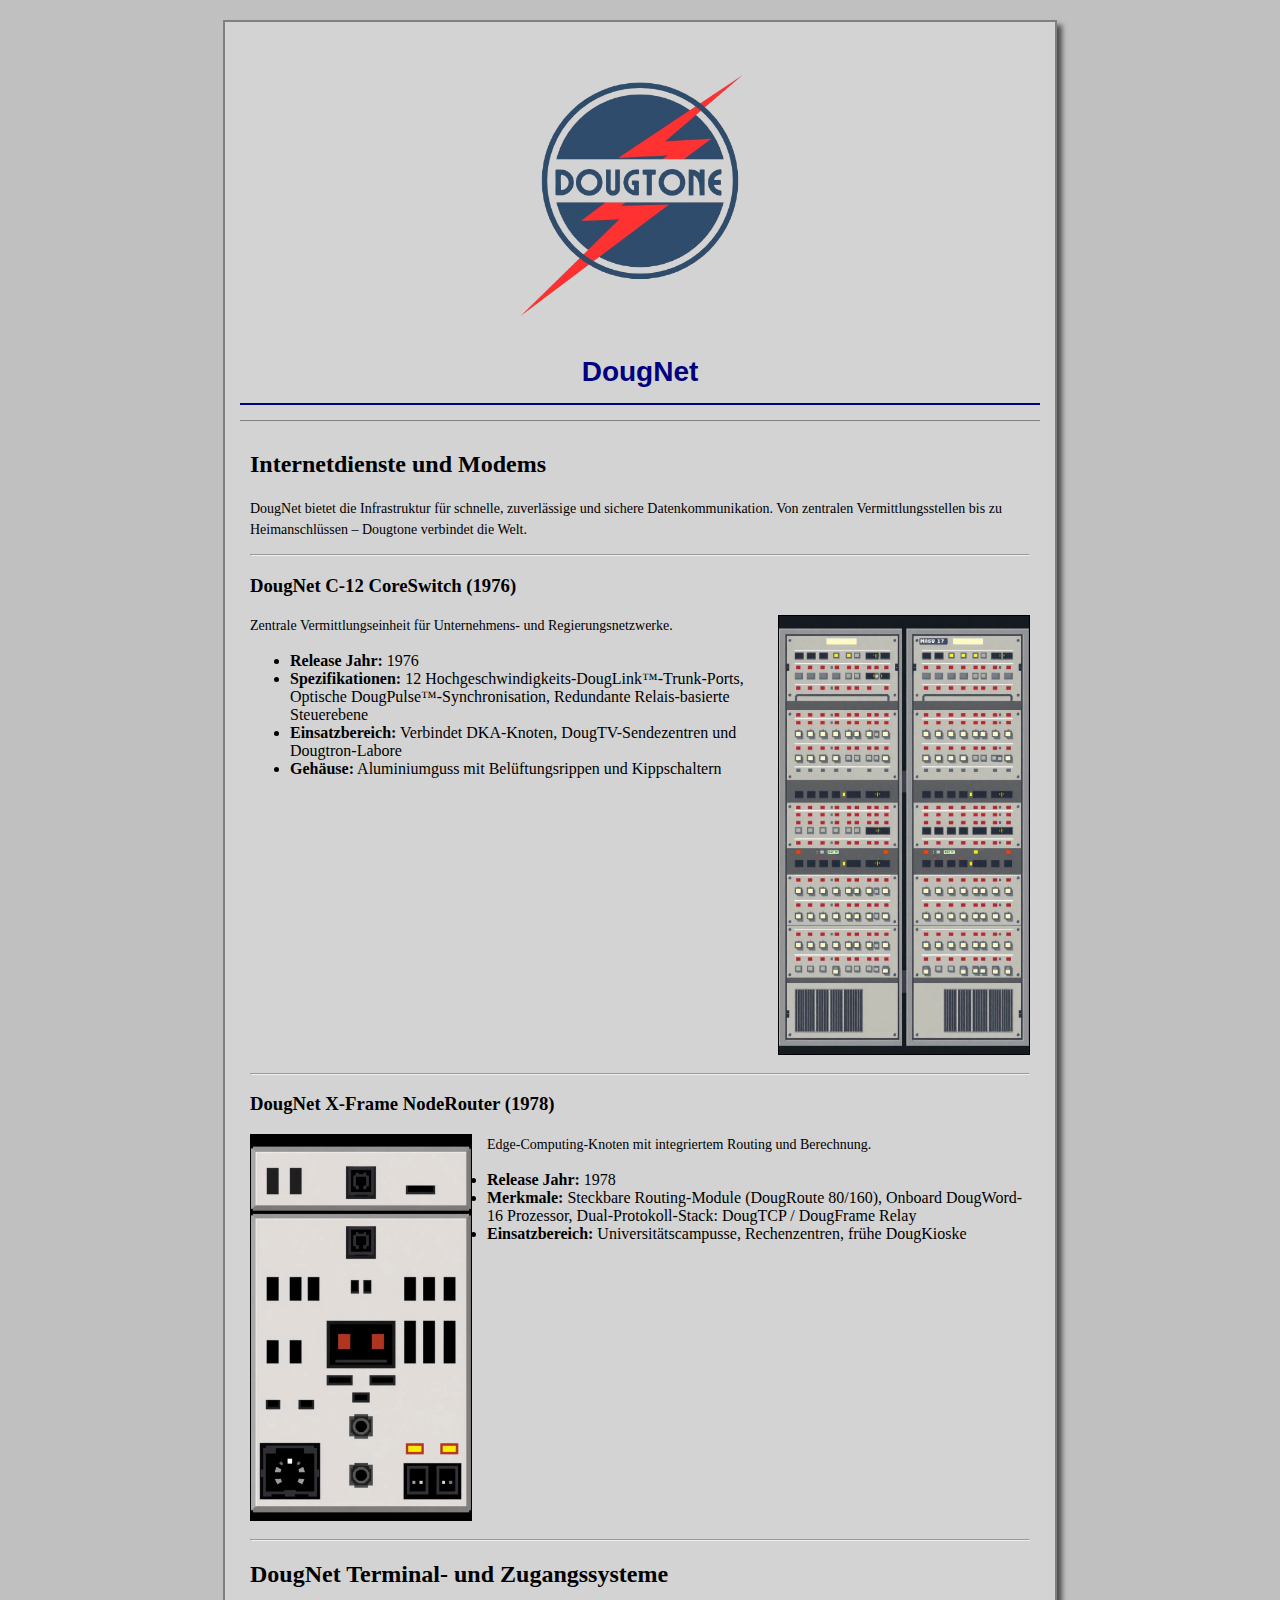
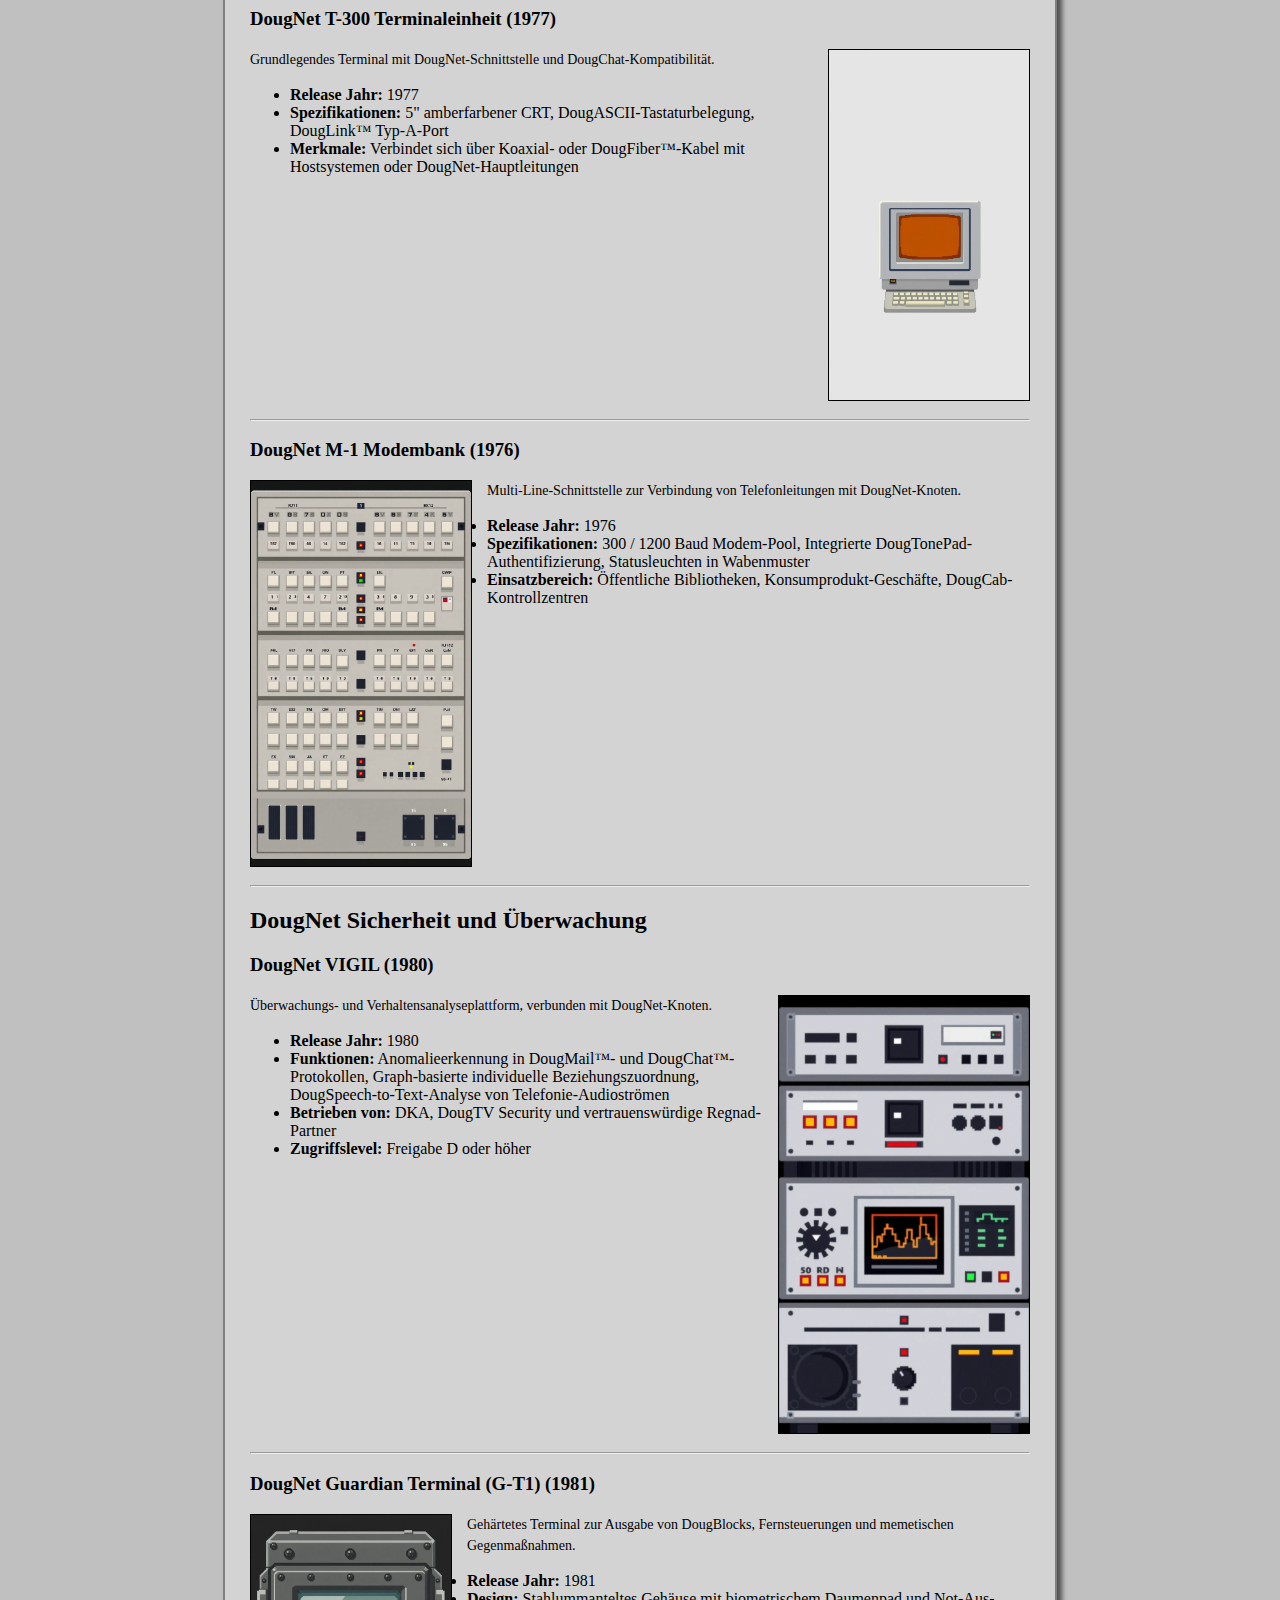
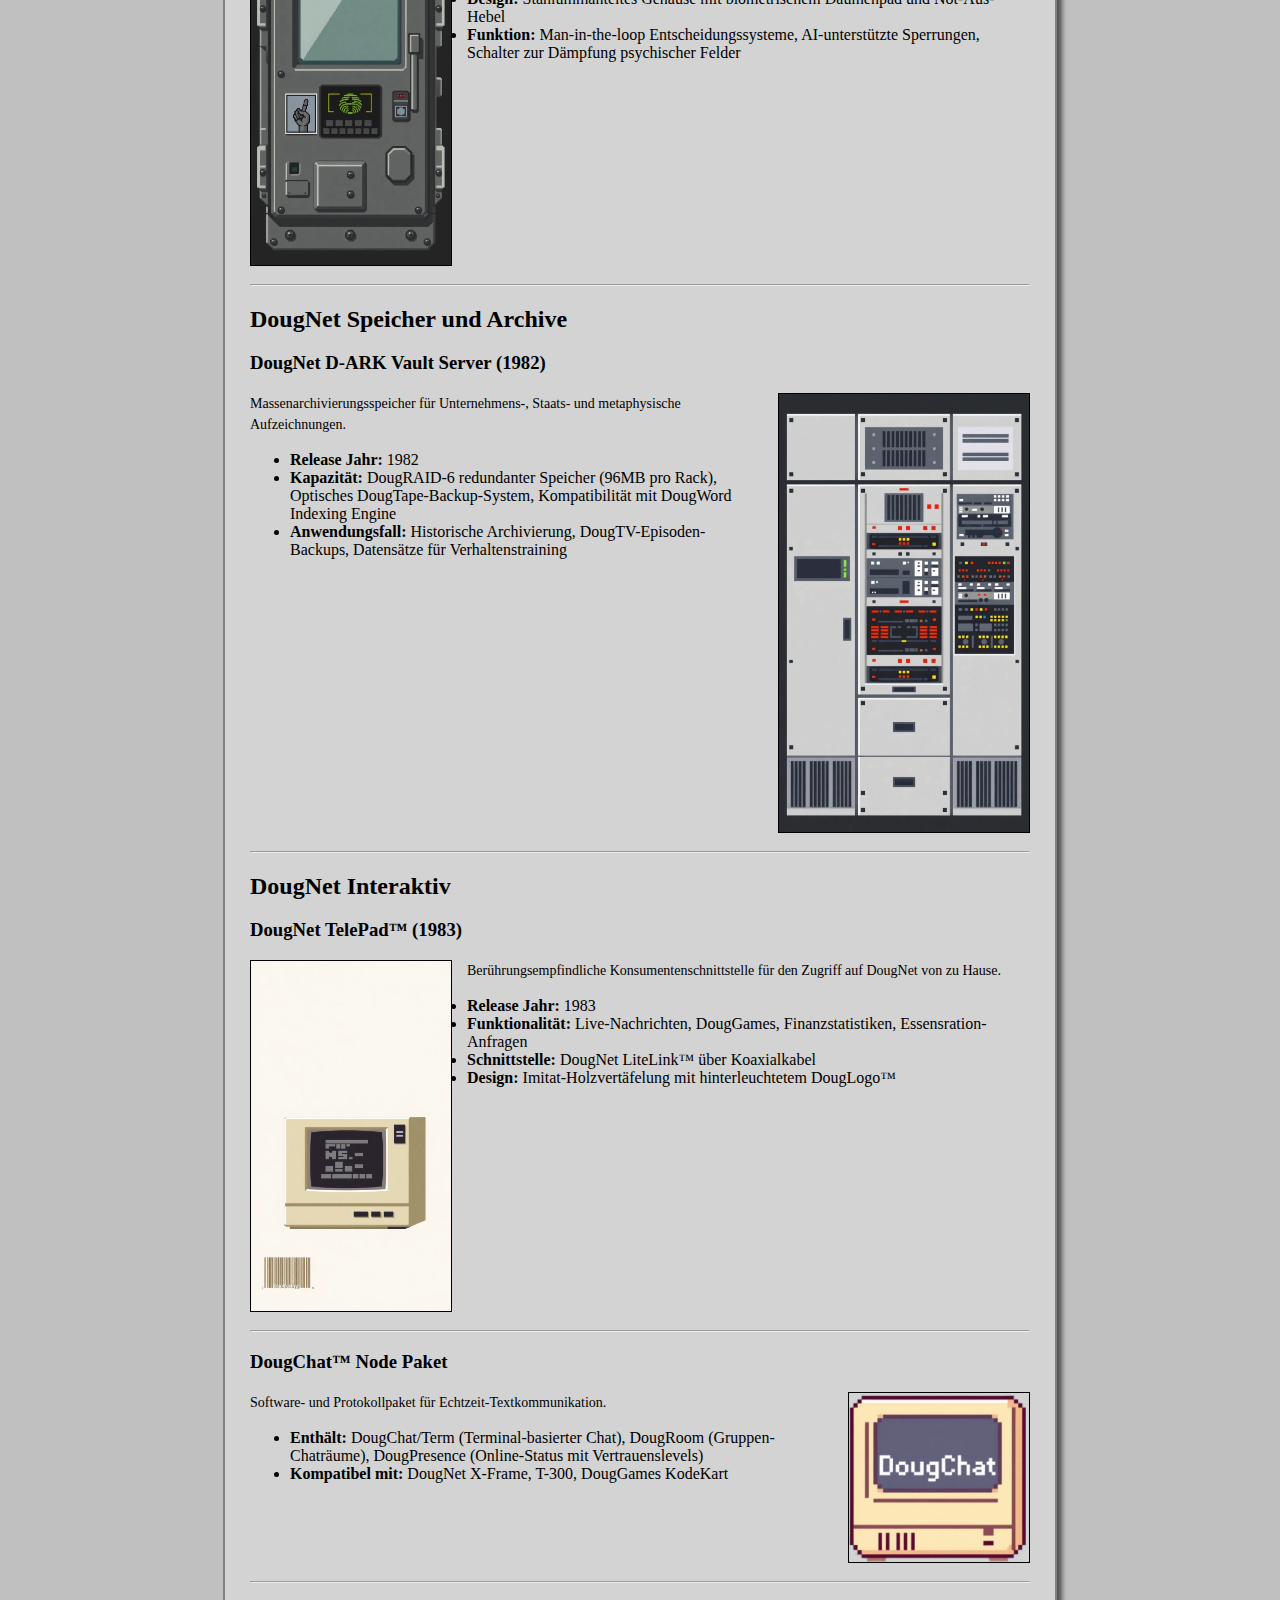
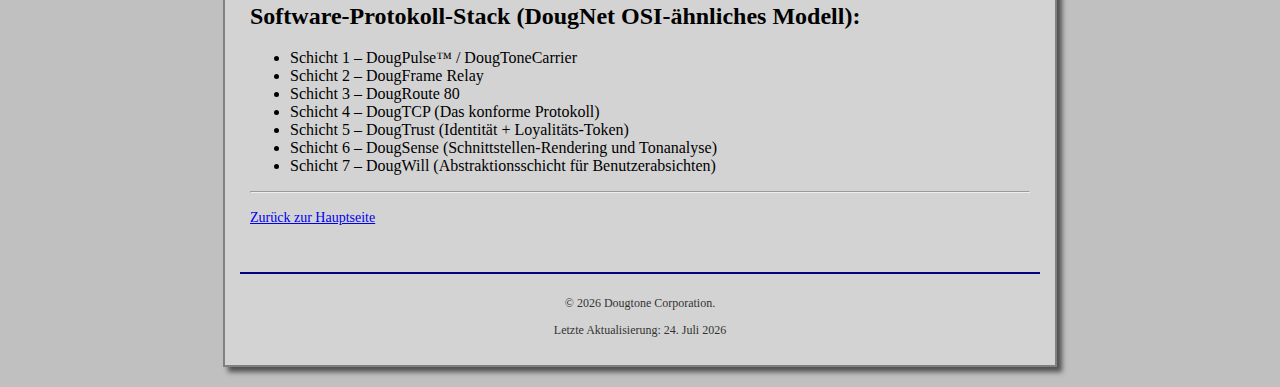
<file: dougnet.html>
<!DOCTYPE html>
<html lang="de">
<head>
    <meta charset="UTF-8">
    <meta name="viewport" content="width=device-width, initial-scale=1.0">
    <title>DougNet - Dougtone</title>
    <link rel="stylesheet" href="style.css">
    <script src="script.js"></script>
</head>
<body>
    <div class="container">
        <header>
            <a href="index.html"><img src="D-removebg-preview.png" alt="Dougtone Logo" id="logo"></a>
            <h1>DougNet</h1>
        </header>
        <main>
            <h2>Internetdienste und Modems</h2>
            <p>DougNet bietet die Infrastruktur für schnelle, zuverlässige und sichere Datenkommunikation. Von zentralen Vermittlungsstellen bis zu Heimanschlüssen – Dougtone verbindet die Welt.</p>

            <hr>

            <h3>DougNet C-12 CoreSwitch (1976)</h3>
            <img src="dougnet_c12_coreswitch_image.png" alt="DougNet C-12 CoreSwitch" style="float: right; margin: 0 0 10px 15px; max-width: 250px; border: 1px solid #000;">
            <p>Zentrale Vermittlungseinheit für Unternehmens- und Regierungsnetzwerke.</p>
            <ul>
                <li><strong>Release Jahr:</strong> 1976</li>
                <li><strong>Spezifikationen:</strong> 12 Hochgeschwindigkeits-DougLink™-Trunk-Ports, Optische DougPulse™-Synchronisation, Redundante Relais-basierte Steuerebene</li>
                <li><strong>Einsatzbereich:</strong> Verbindet DKA-Knoten, DougTV-Sendezentren und Dougtron-Labore</li>
                <li><strong>Gehäuse:</strong> Aluminiumguss mit Belüftungsrippen und Kippschaltern</li>
            </ul>
            <div style="clear: both;"></div>
            <hr>

            <h3>DougNet X-Frame NodeRouter (1978)</h3>
            <img src="dougnet_xframe_noderouter_image.png" alt="DougNet X-Frame NodeRouter" style="float: left; margin: 0 15px 10px 0; max-width: 220px; border: 1px solid #000;">
            <p>Edge-Computing-Knoten mit integriertem Routing und Berechnung.</p>
            <ul>
                <li><strong>Release Jahr:</strong> 1978</li>
                <li><strong>Merkmale:</strong> Steckbare Routing-Module (DougRoute 80/160), Onboard DougWord-16 Prozessor, Dual-Protokoll-Stack: DougTCP / DougFrame Relay</li>
                <li><strong>Einsatzbereich:</strong> Universitätscampusse, Rechenzentren, frühe DougKioske</li>
            </ul>
             <div style="clear: both;"></div>
            <hr>

            <h2>DougNet Terminal- und Zugangssysteme</h2>

            <h3>DougNet T-300 Terminaleinheit (1977)</h3>
            <img src="dougnet_t300_terminal_image.png" alt="DougNet T-300 Terminaleinheit" style="float: right; margin: 0 0 10px 15px; max-width: 200px; border: 1px solid #000;">
            <p>Grundlegendes Terminal mit DougNet-Schnittstelle und DougChat-Kompatibilität.</p>
            <ul>
                <li><strong>Release Jahr:</strong> 1977</li>
                <li><strong>Spezifikationen:</strong> 5" amberfarbener CRT, DougASCII-Tastaturbelegung, DougLink™ Typ-A-Port</li>
                <li><strong>Merkmale:</strong> Verbindet sich über Koaxial- oder DougFiber™-Kabel mit Hostsystemen oder DougNet-Hauptleitungen</li>
            </ul>
            <div style="clear: both;"></div>
            <hr>

            <h3>DougNet M-1 Modembank (1976)</h3>
             <img src="dougnet_m1_modembank_image.png" alt="DougNet M-1 Modembank" style="float: left; margin: 0 15px 10px 0; max-width: 220px; border: 1px solid #000;">
            <p>Multi-Line-Schnittstelle zur Verbindung von Telefonleitungen mit DougNet-Knoten.</p>
            <ul>
                <li><strong>Release Jahr:</strong> 1976</li>
                <li><strong>Spezifikationen:</strong> 300 / 1200 Baud Modem-Pool, Integrierte DougTonePad-Authentifizierung, Statusleuchten in Wabenmuster</li>
                <li><strong>Einsatzbereich:</strong> Öffentliche Bibliotheken, Konsumprodukt-Geschäfte, DougCab-Kontrollzentren</li>
            </ul>
            <div style="clear: both;"></div>
            <hr>

            <h2>DougNet Sicherheit und Überwachung</h2>

             <h3>DougNet VIGIL (1980)</h3>
            <img src="dougnet_vigil_image.png" alt="DougNet VIGIL" style="float: right; margin: 0 0 10px 15px; max-width: 250px; border: 1px solid #000;">
            <p>Überwachungs- und Verhaltensanalyseplattform, verbunden mit DougNet-Knoten.</p>
            <ul>
                <li><strong>Release Jahr:</strong> 1980</li>
                <li><strong>Funktionen:</strong> Anomalieerkennung in DougMail™- und DougChat™-Protokollen, Graph-basierte individuelle Beziehungszuordnung, DougSpeech-to-Text-Analyse von Telefonie-Audioströmen</li>
                <li><strong>Betrieben von:</strong> DKA, DougTV Security und vertrauenswürdige Regnad-Partner</li>
                <li><strong>Zugriffslevel:</strong> Freigabe D oder höher</li>
            </ul>
            <div style="clear: both;"></div>
            <hr>

            <h3>DougNet Guardian Terminal (G-T1) (1981)</h3>
             <img src="dougnet_guardian_terminal_image.png" alt="DougNet Guardian Terminal (G-T1)" style="float: left; margin: 0 15px 10px 0; max-width: 200px; border: 1px solid #000;">
            <p>Gehärtetes Terminal zur Ausgabe von DougBlocks, Fernsteuerungen und memetischen Gegenmaßnahmen.</p>
            <ul>
                <li><strong>Release Jahr:</strong> 1981</li>
                <li><strong>Design:</strong> Stahlummanteltes Gehäuse mit biometrischem Daumenpad und Not-Aus-Hebel</li>
                <li><strong>Funktion:</strong> Man-in-the-loop Entscheidungssysteme, AI-unterstützte Sperrungen, Schalter zur Dämpfung psychischer Felder</li>
            </ul>
            <div style="clear: both;"></div>
            <hr>

             <h2>DougNet Speicher und Archive</h2>

            <h3>DougNet D-ARK Vault Server (1982)</h3>
             <img src="dougnet_d_ark_vault_server_image.png" alt="DougNet D-ARK Vault Server" style="float: right; margin: 0 0 10px 15px; max-width: 250px; border: 1px solid #000;">
            <p>Massenarchivierungsspeicher für Unternehmens-, Staats- und metaphysische Aufzeichnungen.</p>
            <ul>
                <li><strong>Release Jahr:</strong> 1982</li>
                <li><strong>Kapazität:</strong> DougRAID-6 redundanter Speicher (96MB pro Rack), Optisches DougTape-Backup-System, Kompatibilität mit DougWord Indexing Engine</li>
                <li><strong>Anwendungsfall:</strong> Historische Archivierung, DougTV-Episoden-Backups, Datensätze für Verhaltenstraining</li>
            </ul>
            <div style="clear: both;"></div>
            <hr>

             <h2>DougNet Interaktiv</h2>

             <h3>DougNet TelePad™ (1983)</h3>
            <img src="dougnet_telepad_image.png" alt="DougNet TelePad™" style="float: left; margin: 0 15px 10px 0; max-width: 200px; border: 1px solid #000;">
            <p>Berührungsempfindliche Konsumentenschnittstelle für den Zugriff auf DougNet von zu Hause.</p>
            <ul>
                <li><strong>Release Jahr:</strong> 1983</li>
                <li><strong>Funktionalität:</strong> Live-Nachrichten, DougGames, Finanzstatistiken, Essensration-Anfragen</li>
                <li><strong>Schnittstelle:</strong> DougNet LiteLink™ über Koaxialkabel</li>
                <li><strong>Design:</strong> Imitat-Holzvertäfelung mit hinterleuchtetem DougLogo™</li>
            </ul>
            <div style="clear: both;"></div>
            <hr>

             <h3>DougChat™ Node Paket</h3>
            <img src="dougchat_node_package_image.png" alt="DougChat™ Node Paket" style="float: right; margin: 0 0 10px 15px; max-width: 180px; border: 1px solid #000;">
            <p>Software- und Protokollpaket für Echtzeit-Textkommunikation.</p>
            <ul>
                <li><strong>Enthält:</strong> DougChat/Term (Terminal-basierter Chat), DougRoom (Gruppen-Chaträume), DougPresence (Online-Status mit Vertrauenslevels)</li>
                <li><strong>Kompatibel mit:</strong> DougNet X-Frame, T-300, DougGames KodeKart</li>
            </ul>
             <div style="clear: both;"></div>
            <hr>

            <h2>Software-Protokoll-Stack (DougNet OSI-ähnliches Modell):</h2>
            <ul>
                <li>Schicht 1 – DougPulse™ / DougToneCarrier</li>
                <li>Schicht 2 – DougFrame Relay</li>
                <li>Schicht 3 – DougRoute 80</li>
                <li>Schicht 4 – DougTCP (Das konforme Protokoll)</li>
                <li>Schicht 5 – DougTrust (Identität + Loyalitäts-Token)</li>
                <li>Schicht 6 – DougSense (Schnittstellen-Rendering und Tonanalyse)</li>
                <li>Schicht 7 – DougWill (Abstraktionsschicht für Benutzerabsichten)</li>
            </ul>
            <hr>

            <p><a href="javascript:goBack()">Zurück zur Hauptseite</a></p>
        </main>
        <footer>
            <p>&copy; <span id="currentYear"></span> Dougtone Corporation.</p>
            <p>Letzte Aktualisierung: <span id="lastUpdated"></span></p>
        </footer>
    </div>
</body>
</html>
</file>
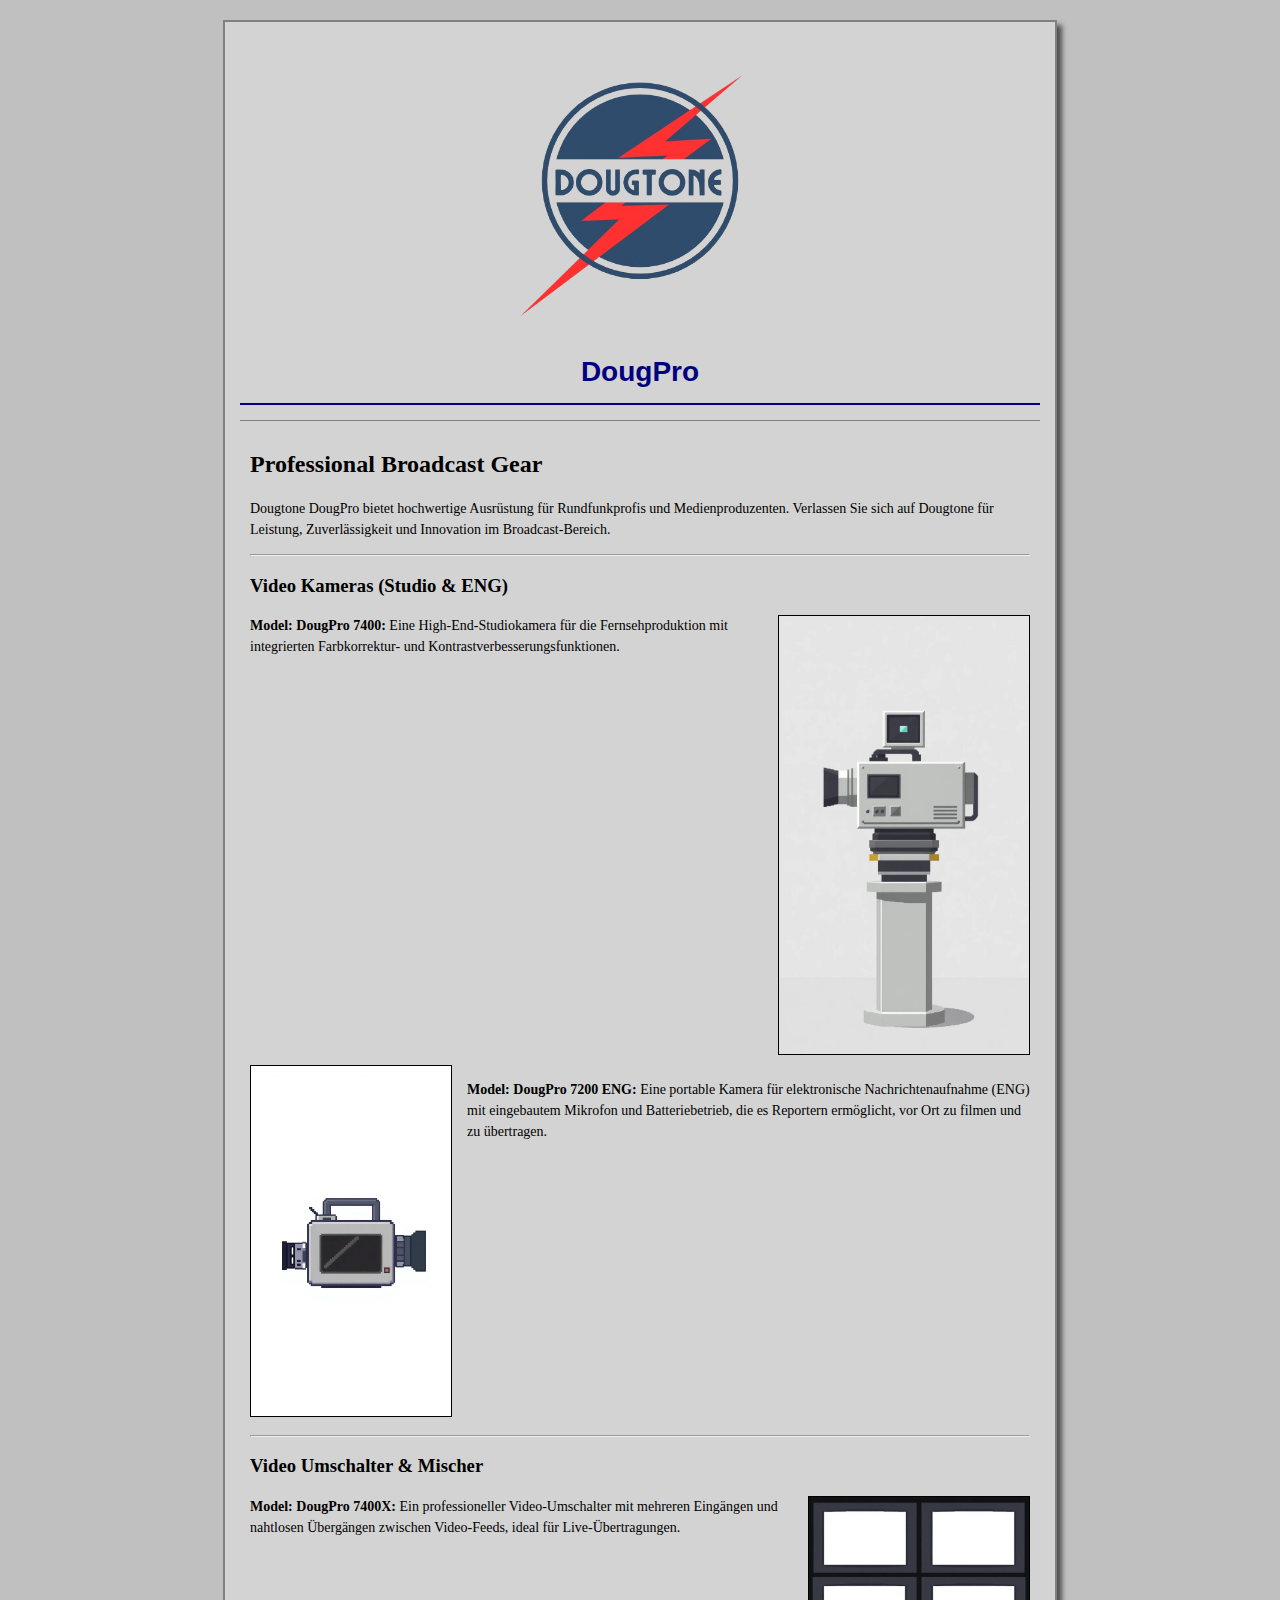
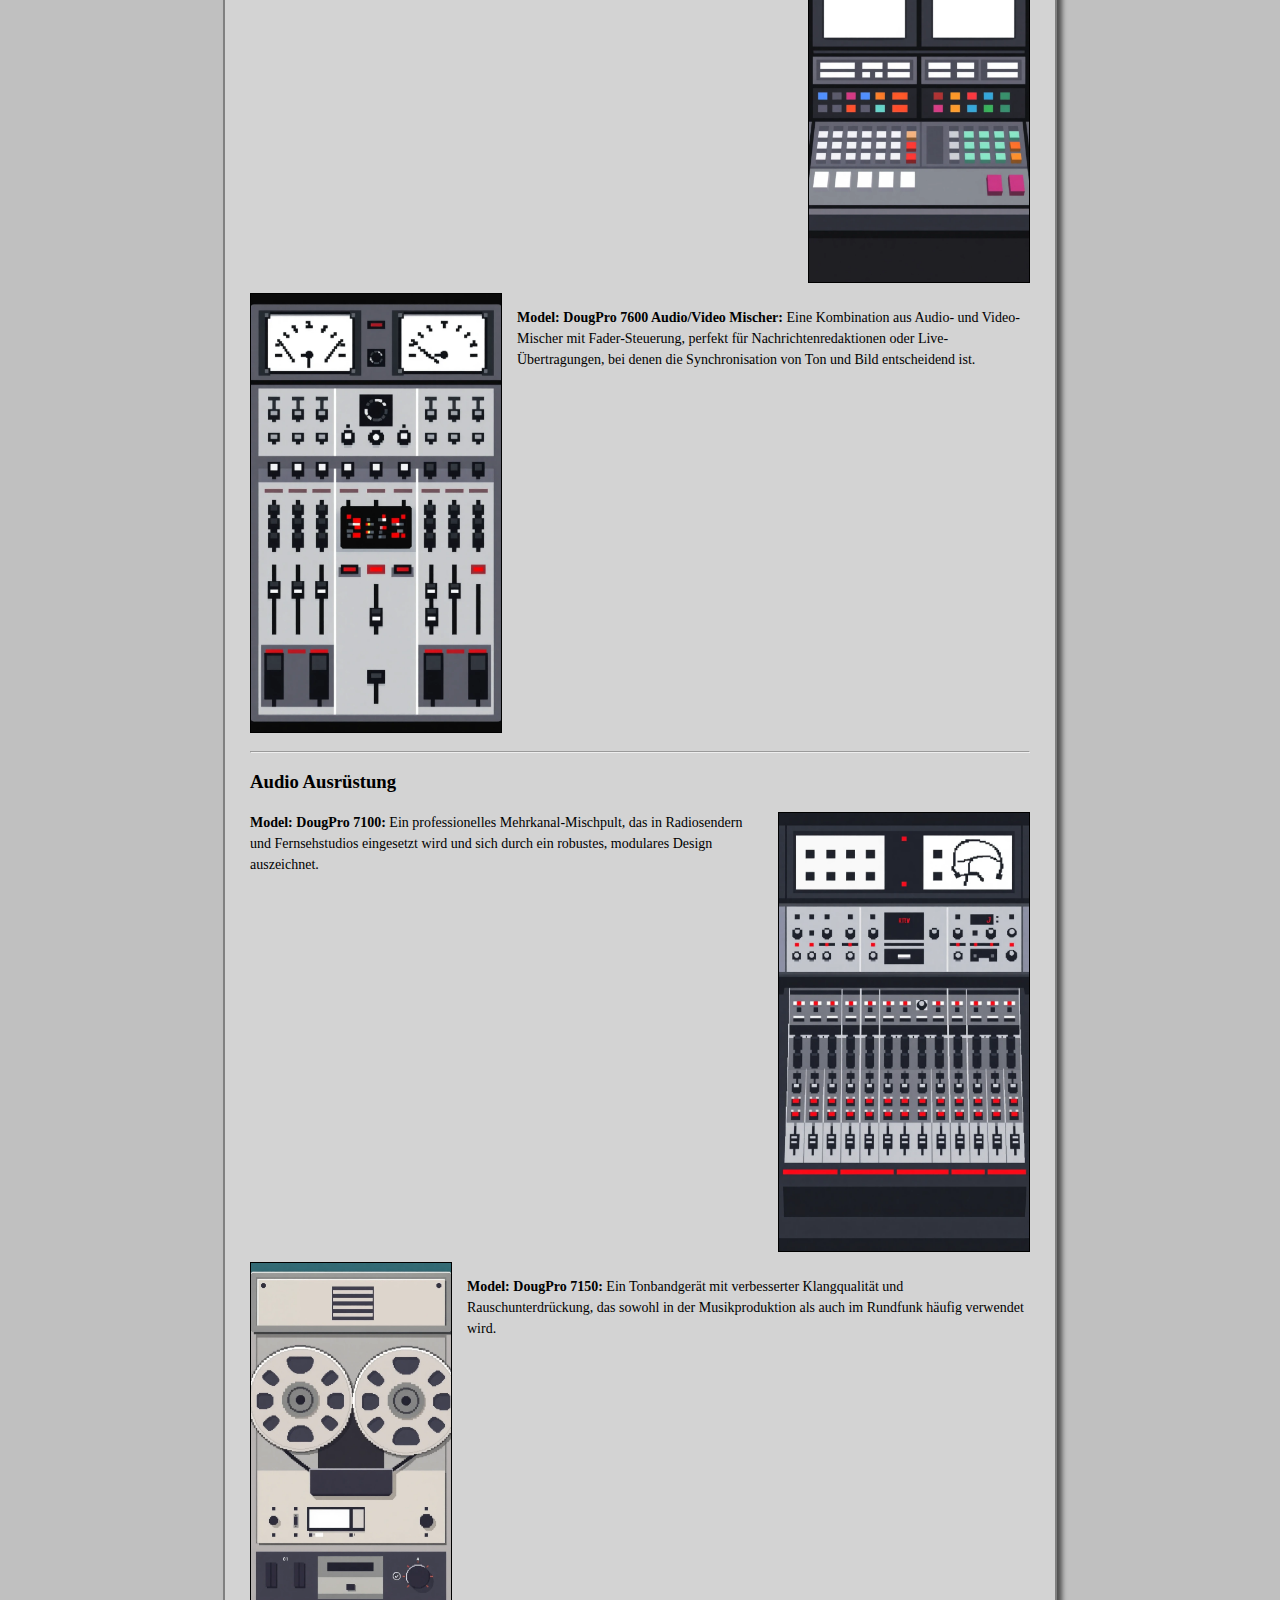
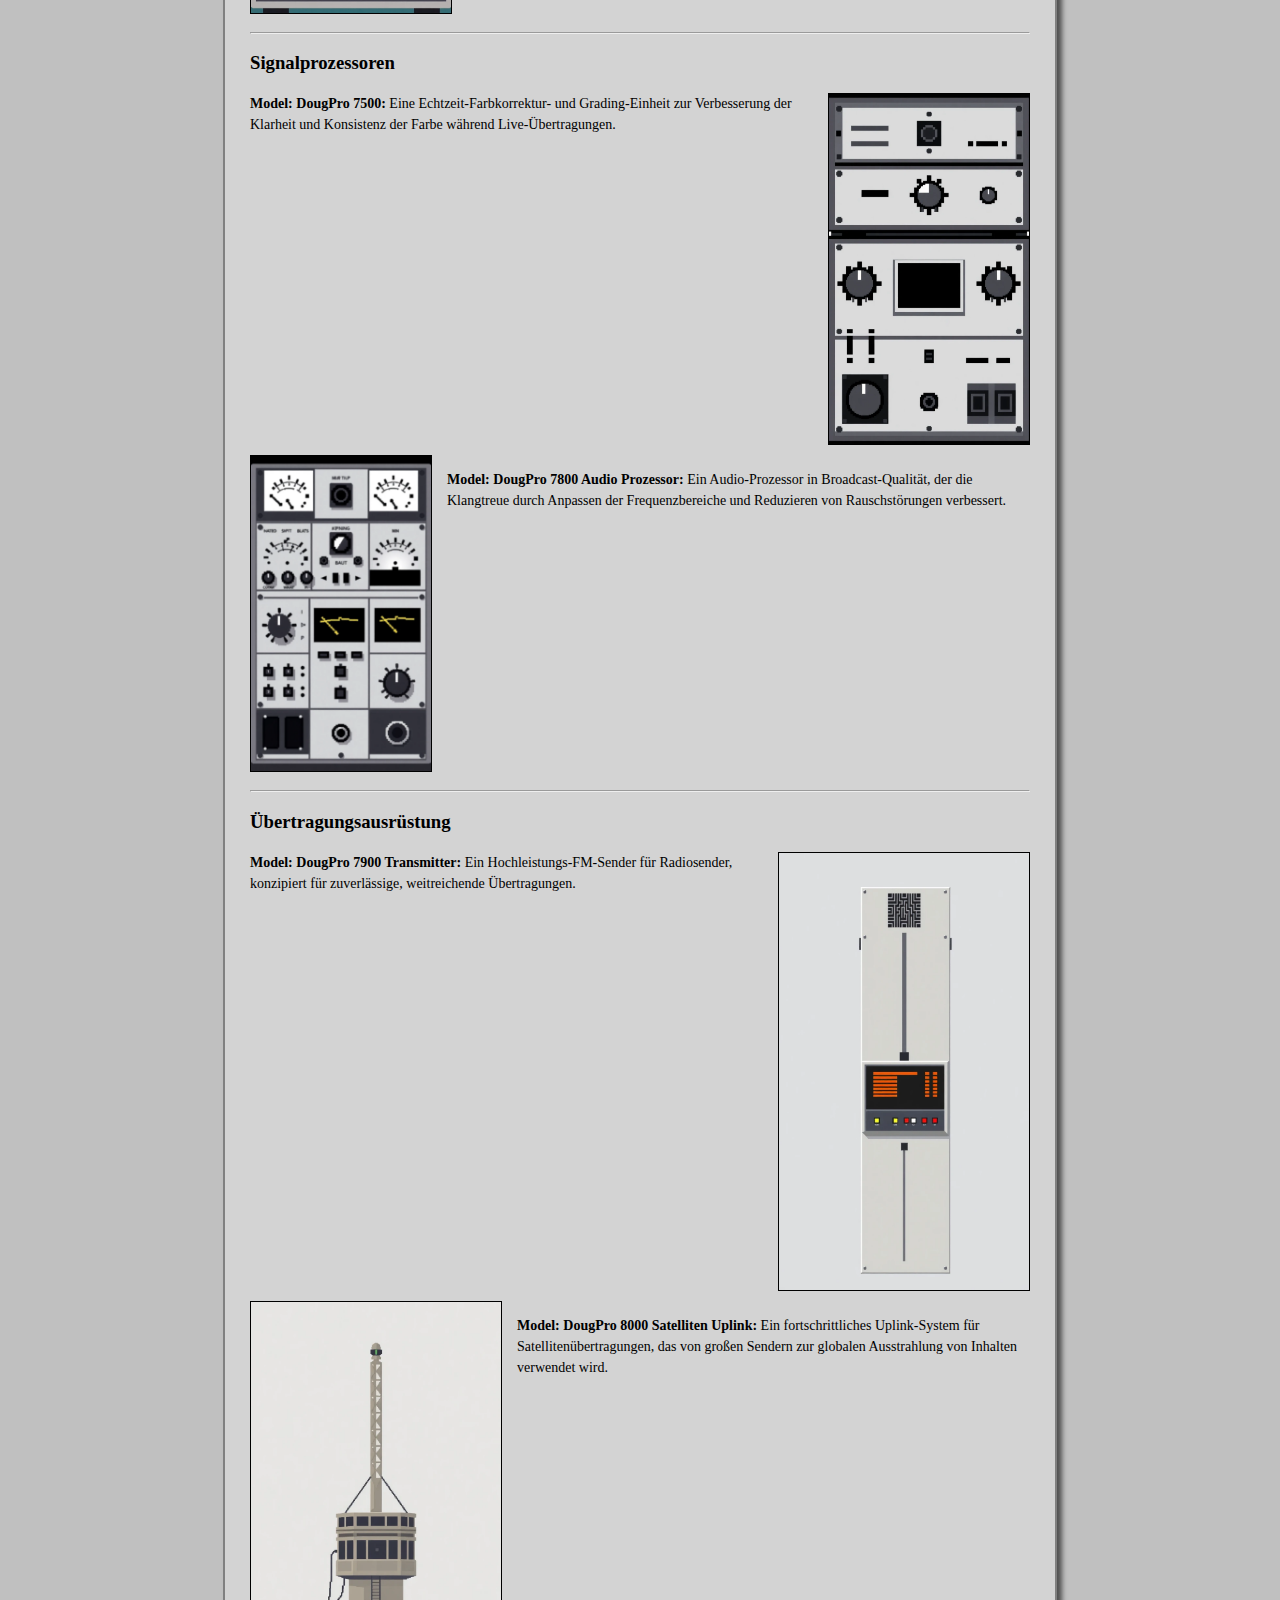
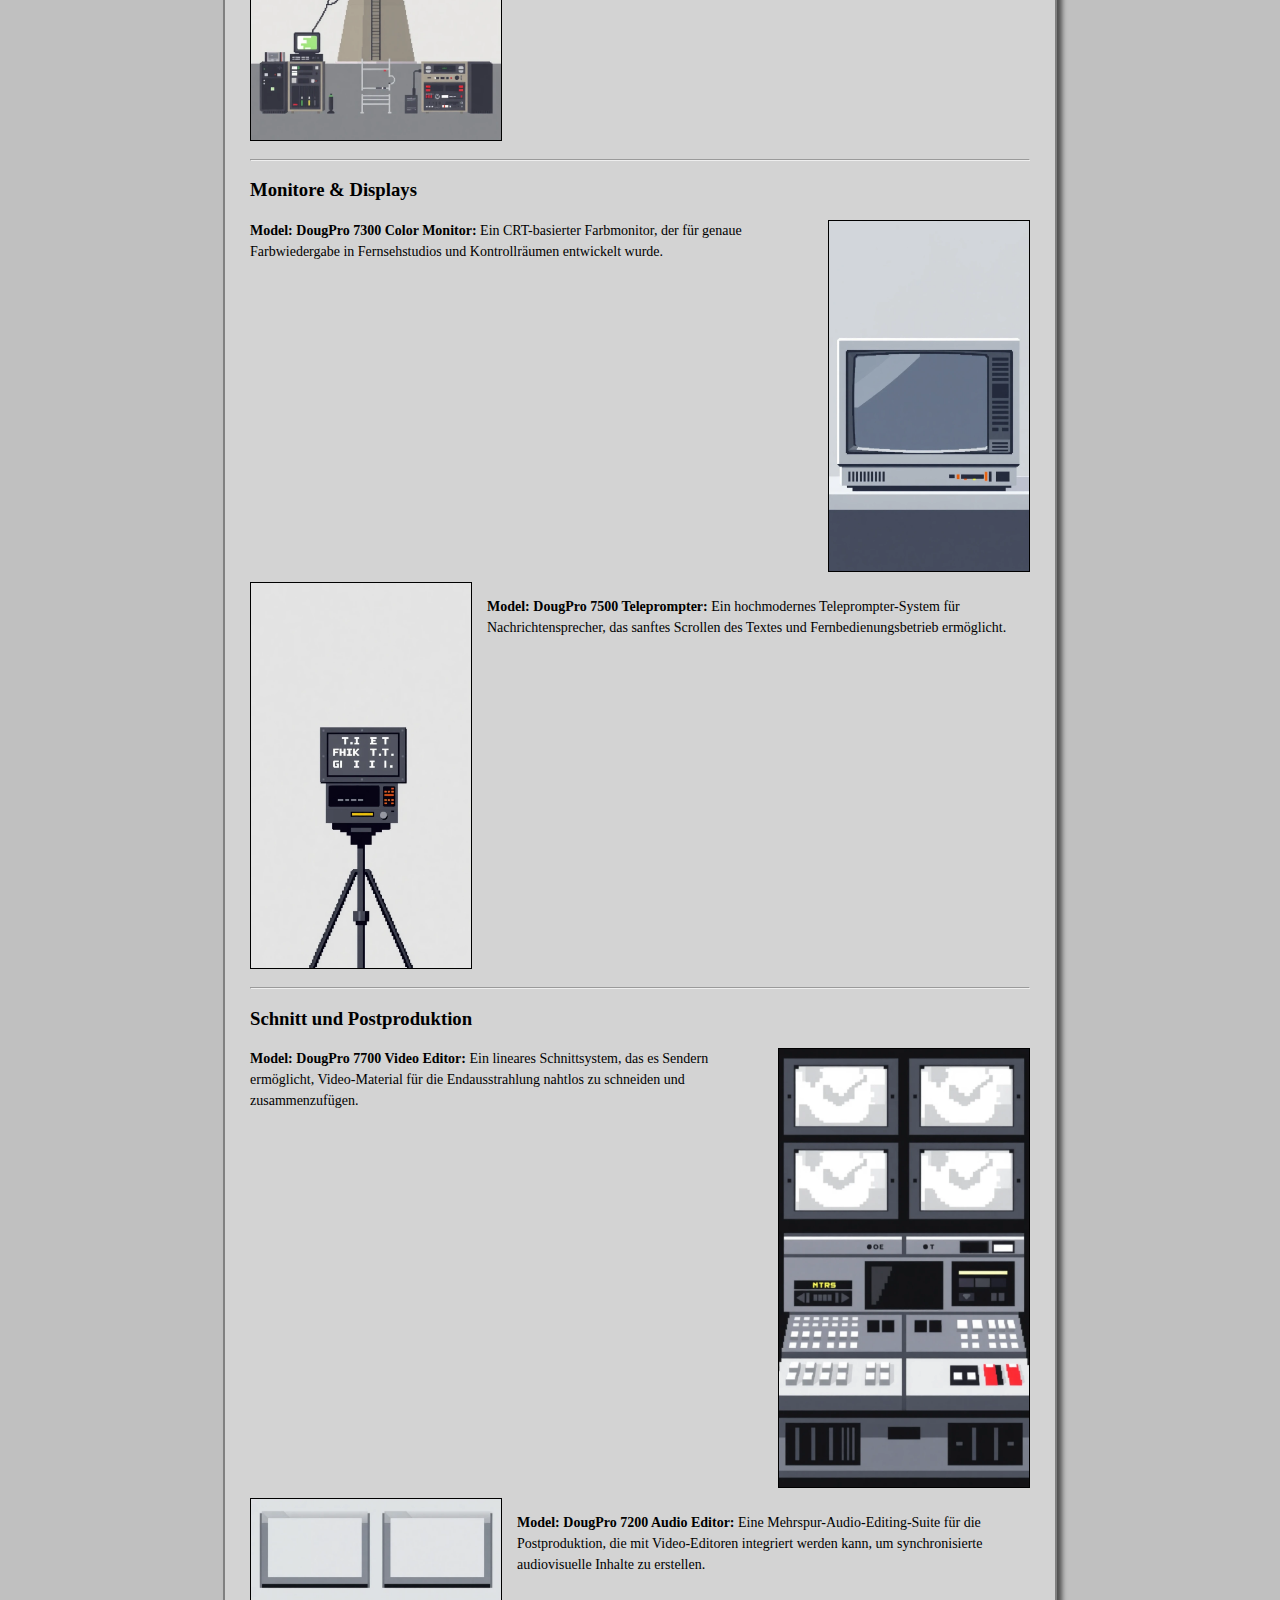
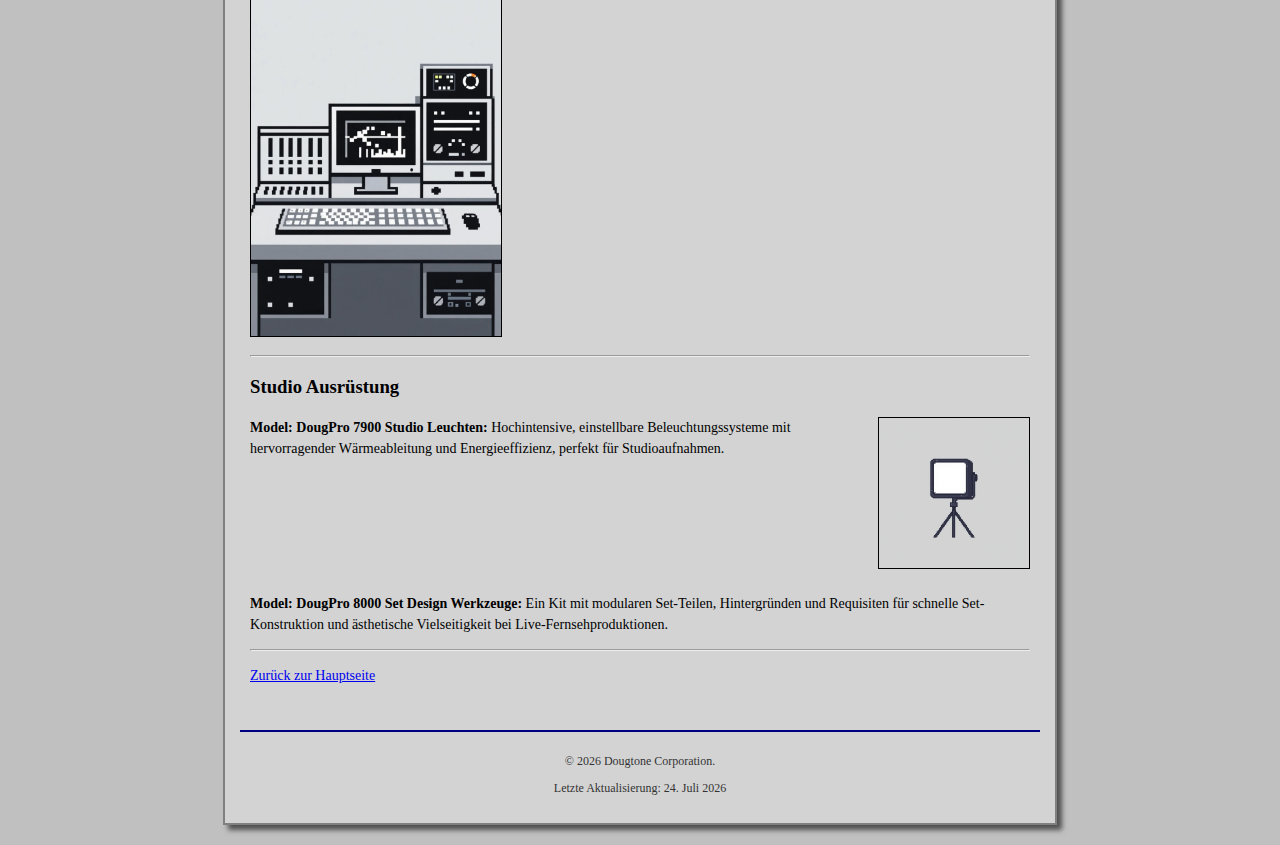
<file: dougpro.html>
<!DOCTYPE html>
<html lang="de">
<head>
    <meta charset="UTF-8">
    <meta name="viewport" content="width=device-width, initial-scale=1.0">
    <title>DougPro - Dougtone</title>
    <link rel="stylesheet" href="style.css">
    <script src="script.js"></script>
</head>
<body>
    <div class="container">
        <header>
            <a href="index.html"><img src="D-removebg-preview.png" alt="Dougtone Logo" id="logo"></a>
            <h1>DougPro</h1>
        </header>
        <main>
            <h2>Professional Broadcast Gear</h2>
            <p>Dougtone DougPro bietet hochwertige Ausrüstung für Rundfunkprofis und Medienproduzenten. Verlassen Sie sich auf Dougtone für Leistung, Zuverlässigkeit und Innovation im Broadcast-Bereich.</p>

            <hr>

            <h3>Video Kameras (Studio & ENG)</h3>
            <img src="dougpro_7400_camera_image.png" alt="DougPro 7400 Studio Camera" style="float: right; margin: 0 0 10px 15px; max-width: 250px; border: 1px solid #000;">
            <p><strong>Model: DougPro 7400:</strong> Eine High-End-Studiokamera für die Fernsehproduktion mit integrierten Farbkorrektur- und Kontrastverbesserungsfunktionen.</p>
            <div style="clear: both;"></div>

            <img src="dougpro_7200_eng_camera_image.png" alt="DougPro 7200 ENG Camera" style="float: left; margin: 0 15px 10px 0; max-width: 200px; border: 1px solid #000;">
            <p><strong>Model: DougPro 7200 ENG:</strong> Eine portable Kamera für elektronische Nachrichtenaufnahme (ENG) mit eingebautem Mikrofon und Batteriebetrieb, die es Reportern ermöglicht, vor Ort zu filmen und zu übertragen.</p>
            <div style="clear: both;"></div>

            <hr>

            <h3>Video Umschalter & Mischer</h3>
            <img src="dougpro_7400x_switcher_image.png" alt="DougPro 7400X Switcher" style="float: right; margin: 0 0 10px 15px; max-width: 220px; border: 1px solid #000;">
            <p><strong>Model: DougPro 7400X:</strong> Ein professioneller Video-Umschalter mit mehreren Eingängen und nahtlosen Übergängen zwischen Video-Feeds, ideal für Live-Übertragungen.</p>
            <div style="clear: both;"></div>

            <img src="dougpro_7600_mixer_image.png" alt="DougPro 7600 Audio/Video Mixer" style="float: left; margin: 0 15px 10px 0; max-width: 250px; border: 1px solid #000;">
            <p><strong>Model: DougPro 7600 Audio/Video Mischer:</strong> Eine Kombination aus Audio- und Video-Mischer mit Fader-Steuerung, perfekt für Nachrichtenredaktionen oder Live-Übertragungen, bei denen die Synchronisation von Ton und Bild entscheidend ist.</p>
            <div style="clear: both;"></div>

            <hr>

            <h3>Audio Ausrüstung</h3>
            <img src="dougpro_7100_console_image.png" alt="DougPro 7100 Mixing Console" style="float: right; margin: 0 0 10px 15px; max-width: 250px; border: 1px solid #000;">
            <p><strong>Model: DougPro 7100:</strong> Ein professionelles Mehrkanal-Mischpult, das in Radiosendern und Fernsehstudios eingesetzt wird und sich durch ein robustes, modulares Design auszeichnet.</p>
            <div style="clear: both;"></div>

            <img src="dougpro_7150_taperecorder_image.png" alt="DougPro 7150 Tape Recorder" style="float: left; margin: 0 15px 10px 0; max-width: 200px; border: 1px solid #000;">
            <p><strong>Model: DougPro 7150:</strong> Ein Tonbandgerät mit verbesserter Klangqualität und Rauschunterdrückung, das sowohl in der Musikproduktion als auch im Rundfunk häufig verwendet wird.</p>
            <div style="clear: both;"></div>

            <hr>

            <h3>Signalprozessoren</h3>
            <img src="dougpro_7500_colorcorrection_image.png" alt="DougPro 7500 Color Correction Unit" style="float: right; margin: 0 0 10px 15px; max-width: 200px; border: 1px solid #000;">
            <p><strong>Model: DougPro 7500:</strong> Eine Echtzeit-Farbkorrektur- und Grading-Einheit zur Verbesserung der Klarheit und Konsistenz der Farbe während Live-Übertragungen.</p>
            <div style="clear: both;"></div>

            <img src="dougpro_7800_audioprocessor_image.png" alt="DougPro 7800 Audio Processor" style="float: left; margin: 0 15px 10px 0; max-width: 180px; border: 1px solid #000;">
            <p><strong>Model: DougPro 7800 Audio Prozessor:</strong> Ein Audio-Prozessor in Broadcast-Qualität, der die Klangtreue durch Anpassen der Frequenzbereiche und Reduzieren von Rauschstörungen verbessert.</p>
             <div style="clear: both;"></div>

            <hr>

            <h3>Übertragungsausrüstung</h3>
            <img src="dougpro_7900_transmitter_image.png" alt="DougPro 7900 Transmitter" style="float: right; margin: 0 0 10px 15px; max-width: 250px; border: 1px solid #000;">
            <p><strong>Model: DougPro 7900 Transmitter:</strong> Ein Hochleistungs-FM-Sender für Radiosender, konzipiert für zuverlässige, weitreichende Übertragungen.</p>
            <div style="clear: both;"></div>

            <img src="dougpro_8000_uplink_image.png" alt="DougPro 8000 Satellite Uplink" style="float: left; margin: 0 15px 10px 0; max-width: 250px; border: 1px solid #000;">
            <p><strong>Model: DougPro 8000 Satelliten Uplink:</strong> Ein fortschrittliches Uplink-System für Satellitenübertragungen, das von großen Sendern zur globalen Ausstrahlung von Inhalten verwendet wird.</p>
            <div style="clear: both;"></div>

            <hr>

            <h3>Monitore & Displays</h3>
            <img src="dougpro_7300_monitor_image.png" alt="DougPro 7300 Color Monitor" style="float: right; margin: 0 0 10px 15px; max-width: 200px; border: 1px solid #000;">
            <p><strong>Model: DougPro 7300 Color Monitor:</strong> Ein CRT-basierter Farbmonitor, der für genaue Farbwiedergabe in Fernsehstudios und Kontrollräumen entwickelt wurde.</p>
            <div style="clear: both;"></div>

            <img src="dougpro_7500_teleprompter_image.png" alt="DougPro 7500 Teleprompter" style="float: left; margin: 0 15px 10px 0; max-width: 220px; border: 1px solid #000;">
            <p><strong>Model: DougPro 7500 Teleprompter:</strong> Ein hochmodernes Teleprompter-System für Nachrichtensprecher, das sanftes Scrollen des Textes und Fernbedienungsbetrieb ermöglicht.</p>
            <div style="clear: both;"></div>

            <hr>

            <h3>Schnitt und Postproduktion</h3>
            <img src="dougpro_7700_videoeditor_image.png" alt="DougPro 7700 Video Editor" style="float: right; margin: 0 0 10px 15px; max-width: 250px; border: 1px solid #000;">
            <p><strong>Model: DougPro 7700 Video Editor:</strong> Ein lineares Schnittsystem, das es Sendern ermöglicht, Video-Material für die Endausstrahlung nahtlos zu schneiden und zusammenzufügen.</p>
            <div style="clear: both;"></div>

            <img src="dougpro_7200_audioeditor_image.png" alt="DougPro 7200 Audio Editor" style="float: left; margin: 0 15px 10px 0; max-width: 250px; border: 1px solid #000;">
            <p><strong>Model: DougPro 7200 Audio Editor:</strong> Eine Mehrspur-Audio-Editing-Suite für die Postproduktion, die mit Video-Editoren integriert werden kann, um synchronisierte audiovisuelle Inhalte zu erstellen.</p>
            <div style="clear: both;"></div>

            <hr>

            <h3>Studio Ausrüstung</h3>
             <img src="dougpro_7900_lights_image.png" alt="DougPro 7900 Studio Lights" style="float: right; margin: 0 0 10px 15px; max-width: 150px; border: 1px solid #000;">
            <p><strong>Model: DougPro 7900 Studio Leuchten:</strong> Hochintensive, einstellbare Beleuchtungssysteme mit hervorragender Wärmeableitung und Energieeffizienz, perfekt für Studioaufnahmen.</p>
            <div style="clear: both;"></div>

            <p><strong>Model: DougPro 8000 Set Design Werkzeuge:</strong> Ein Kit mit modularen Set-Teilen, Hintergründen und Requisiten für schnelle Set-Konstruktion und ästhetische Vielseitigkeit bei Live-Fernsehproduktionen.</p>

            <hr>

            <p><a href="javascript:goBack()">Zurück zur Hauptseite</a></p>

        </main>
        <footer>
            <p>&copy; <span id="currentYear"></span> Dougtone Corporation.</p>
            <p>Letzte Aktualisierung: <span id="lastUpdated"></span></p>
        </footer>
    </div>
     <script src="script.js"></script>
</body>
</html>
</file>
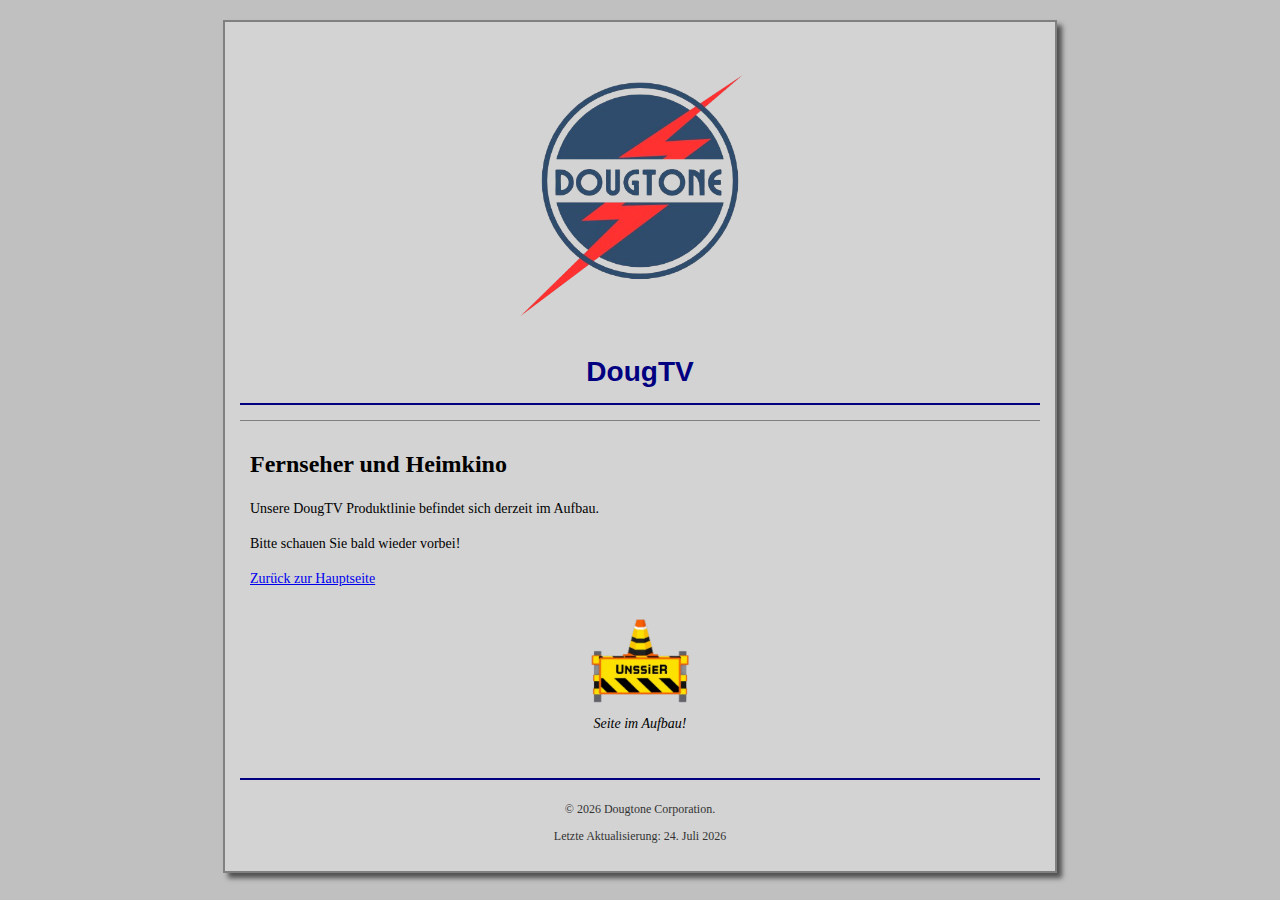
<file: dougtv.html>
<!DOCTYPE html>
<html lang="de">
<head>
    <meta charset="UTF-8">
    <meta name="viewport" content="width=device-width, initial-scale=1.0">
    <title>DougTV - Dougtone</title>
    <link rel="stylesheet" href="style.css">
    <script src="script.js"></script>
</head>
<body>
    <div class="container">
        <header>
            <a href="index.html"><img src="D-removebg-preview.png" alt="Dougtone Logo" id="logo"></a>
            <h1>DougTV</h1>
        </header>
        <main>
            <h2>Fernseher und Heimkino</h2>
            <p>Unsere DougTV Produktlinie befindet sich derzeit im Aufbau.</p>
            <p>Bitte schauen Sie bald wieder vorbei!</p>
            <p><a href="javascript:goBack()">Zurück zur Hauptseite</a></p>
            <p style="text-align:center; margin-top: 30px;">
                <img src="construction_graphic.png" alt="Under Construction" width="100" style="display: block; margin: 0 auto 10px auto;">
                <em>Seite im Aufbau!</em>
            </p>
        </main>
        <footer>
            <p>&copy; <span id="currentYear"></span> Dougtone Corporation.</p>
            <p>Letzte Aktualisierung: <span id="lastUpdated"></span></p>
        </footer>
    </div>
    <script src="script.js"></script>
</body>
</html>
</file>
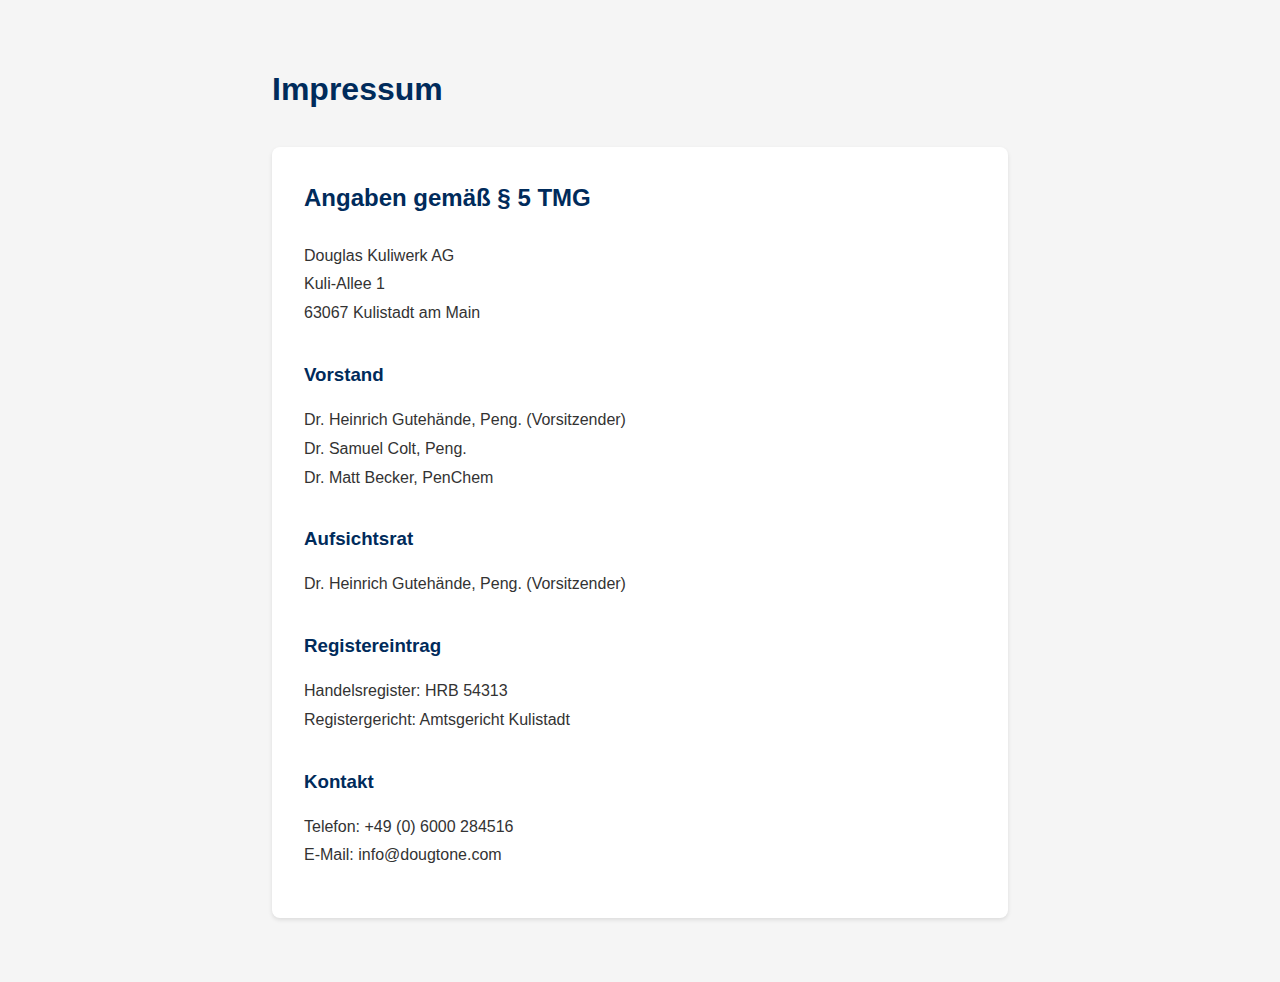
<file: impressum.html>
<!DOCTYPE html>
<html lang="de">
<head>
  <meta charset="UTF-8">
  <meta name="viewport" content="width=device-width, initial-scale=1.0">
  <title>Impressum | Douglas Kuliwerk AG</title>
  <link rel="stylesheet" href="css/main.css">
  <link rel="stylesheet" href="css/legal.css">
</head>
<body>
  <!-- Navigation same as index.html -->
  
  <main>
    <section class="legal-content">
      <h1>Impressum</h1>
      
      <div class="legal-section">
        <h2>Angaben gemäß § 5 TMG</h2>
        <p>Douglas Kuliwerk AG<br>
        Kuli-Allee 1<br>
        63067 Kulistadt am Main</p>

        <h3>Vorstand</h3>
        <p>Dr. Heinrich Gutehände, Peng. (Vorsitzender)<br>
        Dr. Samuel Colt, Peng. <br>
        Dr. Matt Becker, PenChem </p>

        <h3>Aufsichtsrat</h3>
        <p>Dr. Heinrich Gutehände, Peng. (Vorsitzender)</p>

        <h3>Registereintrag</h3>
        <p>Handelsregister: HRB 54313<br>
        Registergericht: Amtsgericht Kulistadt</p>

        <h3>Kontakt</h3>
        <p>Telefon: +49 (0) 6000 284516<br>
        E-Mail: info@dougtone.com</p>
      </div>
    </section>
  </main>

  <!-- Footer same as index.html -->
</body>
</html>
</file>
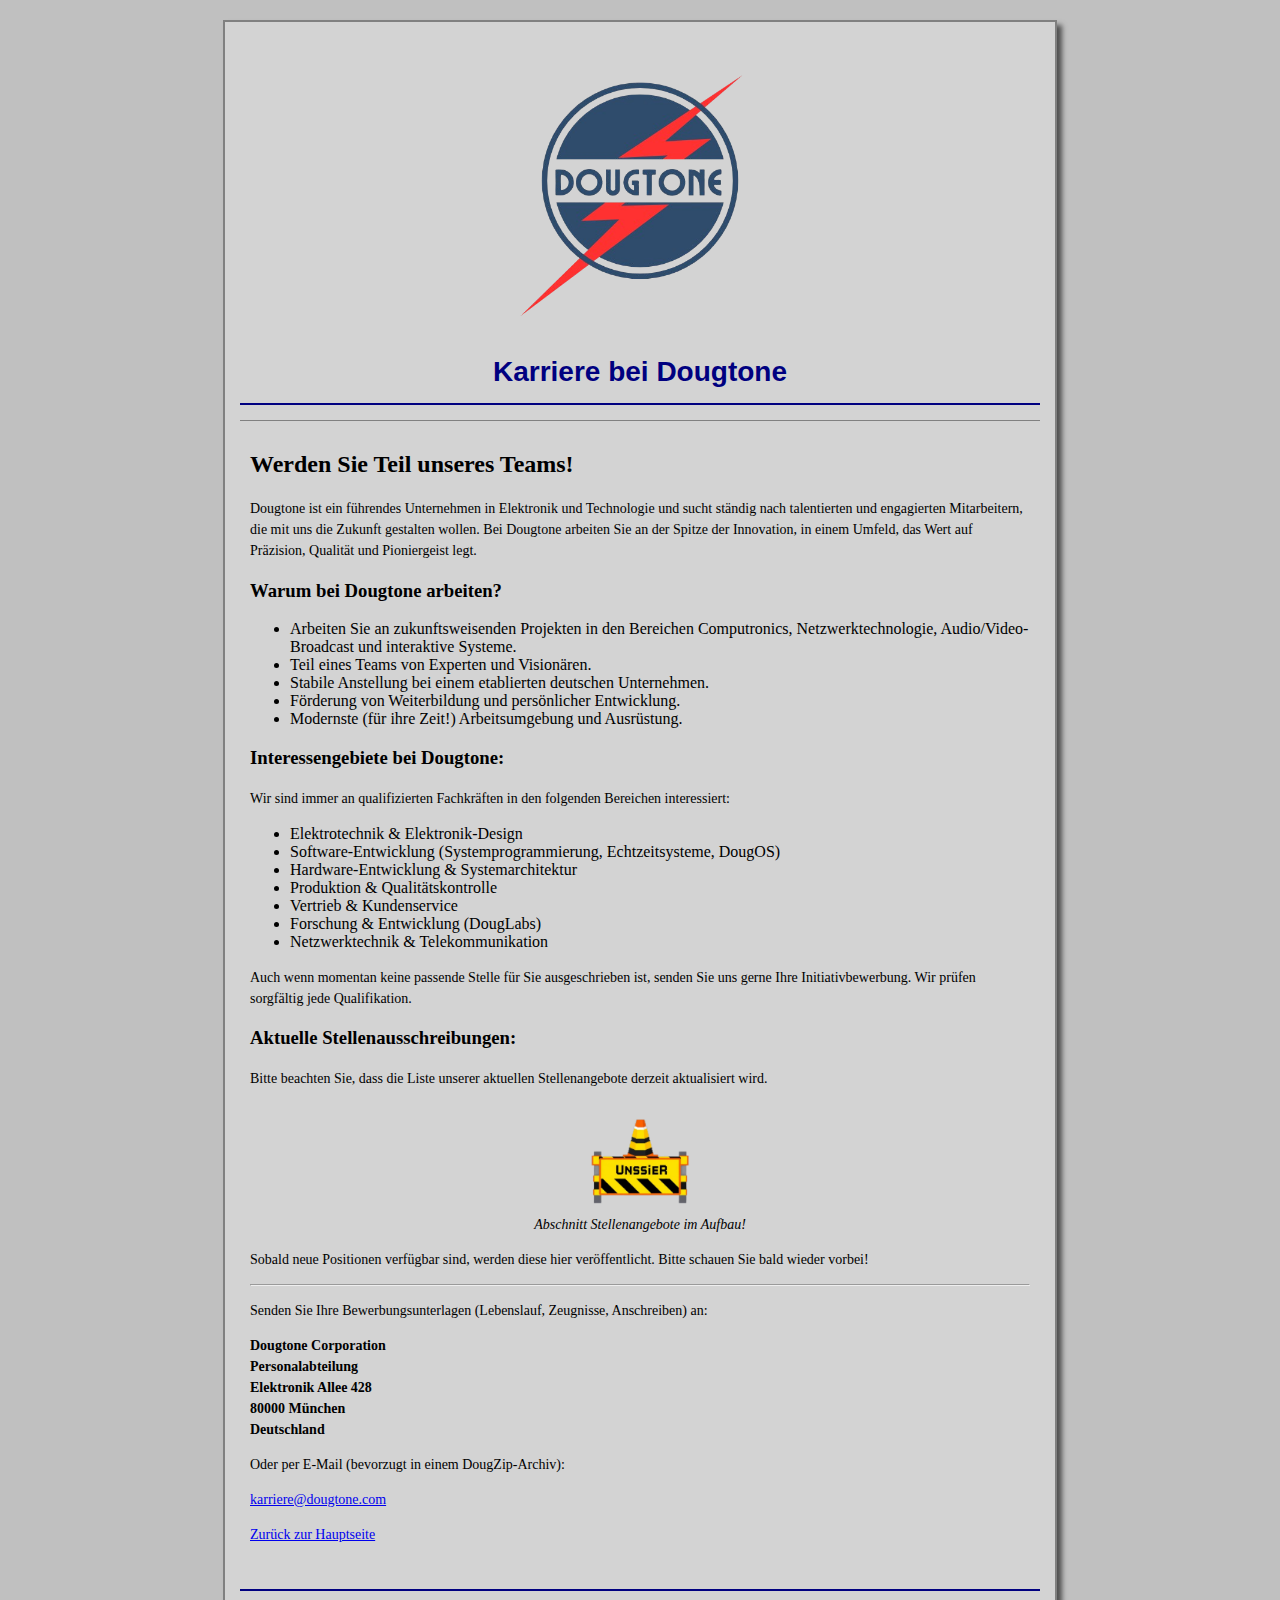
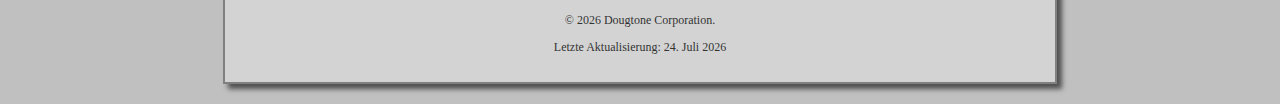
<file: karriere.html>
<!DOCTYPE html>
<html lang="de">
<head>
    <meta charset="UTF-8">
    <meta name="viewport" content="width=device-width, initial-scale=1.0">
    <title>Karriere - Dougtone</title>
    <link rel="stylesheet" href="style.css">
</head>
<body>
    <div class="container">
        <header>
            <a href="index.html"><img src="D-removebg-preview.png" alt="Dougtone Logo" id="logo"></a>
            <h1>Karriere bei Dougtone</h1>
        </header>
        <main>
            <h2>Werden Sie Teil unseres Teams!</h2>
            <p>Dougtone ist ein führendes Unternehmen in Elektronik und Technologie und sucht ständig nach talentierten und engagierten Mitarbeitern, die mit uns die Zukunft gestalten wollen. Bei Dougtone arbeiten Sie an der Spitze der Innovation, in einem Umfeld, das Wert auf Präzision, Qualität und Pioniergeist legt.</p>

            <h3>Warum bei Dougtone arbeiten?</h3>
            <ul>
                <li>Arbeiten Sie an zukunftsweisenden Projekten in den Bereichen Computronics, Netzwerktechnologie, Audio/Video-Broadcast und interaktive Systeme.</li>
                <li>Teil eines Teams von Experten und Visionären.</li>
                <li>Stabile Anstellung bei einem etablierten deutschen Unternehmen.</li>
                <li>Förderung von Weiterbildung und persönlicher Entwicklung.</li>
                <li>Modernste (für ihre Zeit!) Arbeitsumgebung und Ausrüstung.</li>
            </ul>

            <h3>Interessengebiete bei Dougtone:</h3>
            <p>Wir sind immer an qualifizierten Fachkräften in den folgenden Bereichen interessiert:</p>
            <ul>
                <li>Elektrotechnik & Elektronik-Design</li>
                <li>Software-Entwicklung (Systemprogrammierung, Echtzeitsysteme, DougOS)</li>
                <li>Hardware-Entwicklung & Systemarchitektur</li>
                <li>Produktion & Qualitätskontrolle</li>
                <li>Vertrieb & Kundenservice</li>
                <li>Forschung & Entwicklung (DougLabs)</li>
                <li>Netzwerktechnik & Telekommunikation</li>
            </ul>

            <p>Auch wenn momentan keine passende Stelle für Sie ausgeschrieben ist, senden Sie uns gerne Ihre Initiativbewerbung. Wir prüfen sorgfältig jede Qualifikation.</p>

            <h3>Aktuelle Stellenausschreibungen:</h3>
            <p>Bitte beachten Sie, dass die Liste unserer aktuellen Stellenangebote derzeit aktualisiert wird.</p>

             <p style="text-align:center; margin-top: 30px;">
                <img src="construction_graphic.png" alt="Abschnitt im Aufbau"
                width="100" style="display: block; margin: 0 auto 10px auto;">
                <em>Abschnitt Stellenangebote im Aufbau!</em>
            </p>
            
            <p>Sobald neue Positionen verfügbar sind, werden diese hier veröffentlicht. Bitte schauen Sie bald wieder vorbei!</p>

            <hr>

            <p>Senden Sie Ihre Bewerbungsunterlagen (Lebenslauf, Zeugnisse, Anschreiben) an:</p>
            <p><strong>Dougtone Corporation<br>
            Personalabteilung<br>
            Elektronik Allee 428<br>
            80000 München<br>
            Deutschland</strong></p>
            <p>Oder per E-Mail (bevorzugt in einem DougZip-Archiv):</p>
            <p><a href="mailto:karriere@dougtone.com">karriere@dougtone.com</a></p>


            <p><a href="javascript:goBack()">Zurück zur Hauptseite</a></p>
        </main>
        <footer>
            <p>&copy; <span id="currentYear"></span> Dougtone Corporation.</p>
            <p>Letzte Aktualisierung: <span id="lastUpdated"></span></p>
        </footer>
    </div>
    <script src="script.js"></script>
</body>
</html>
</file>
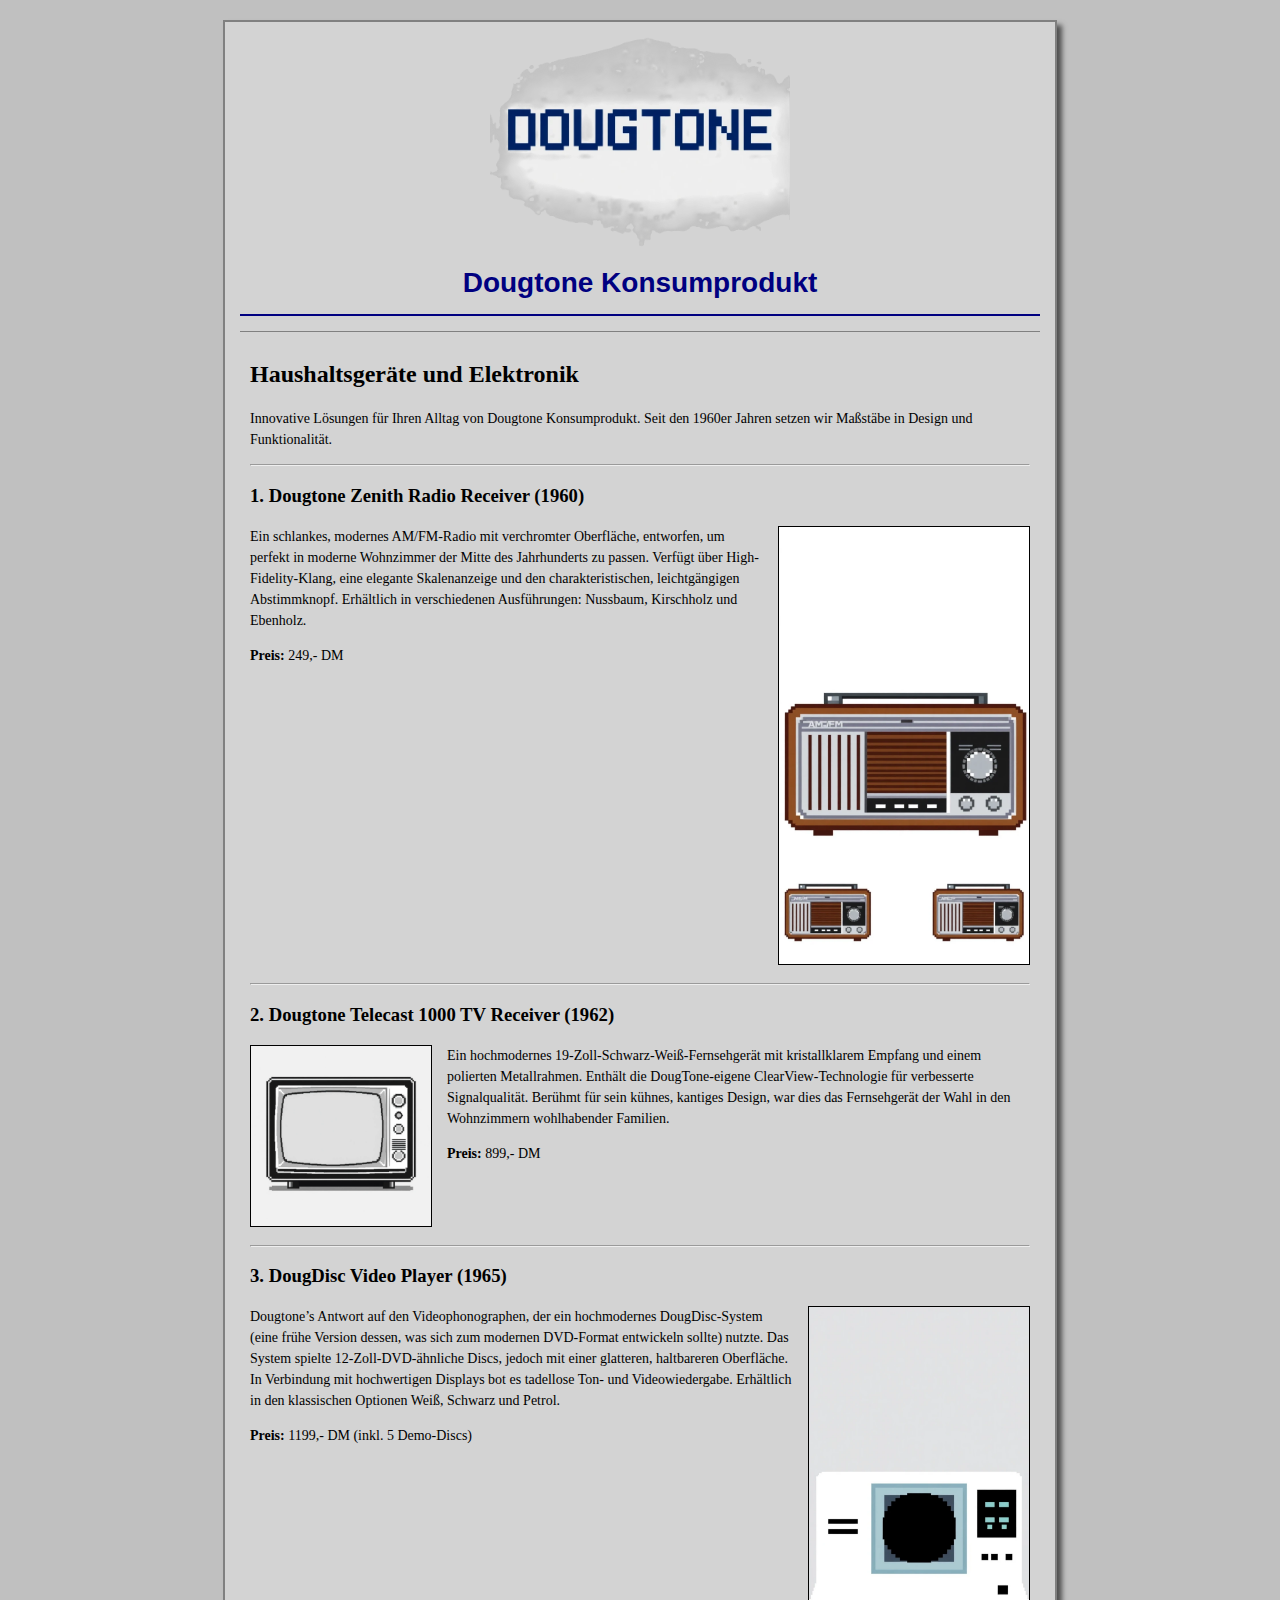
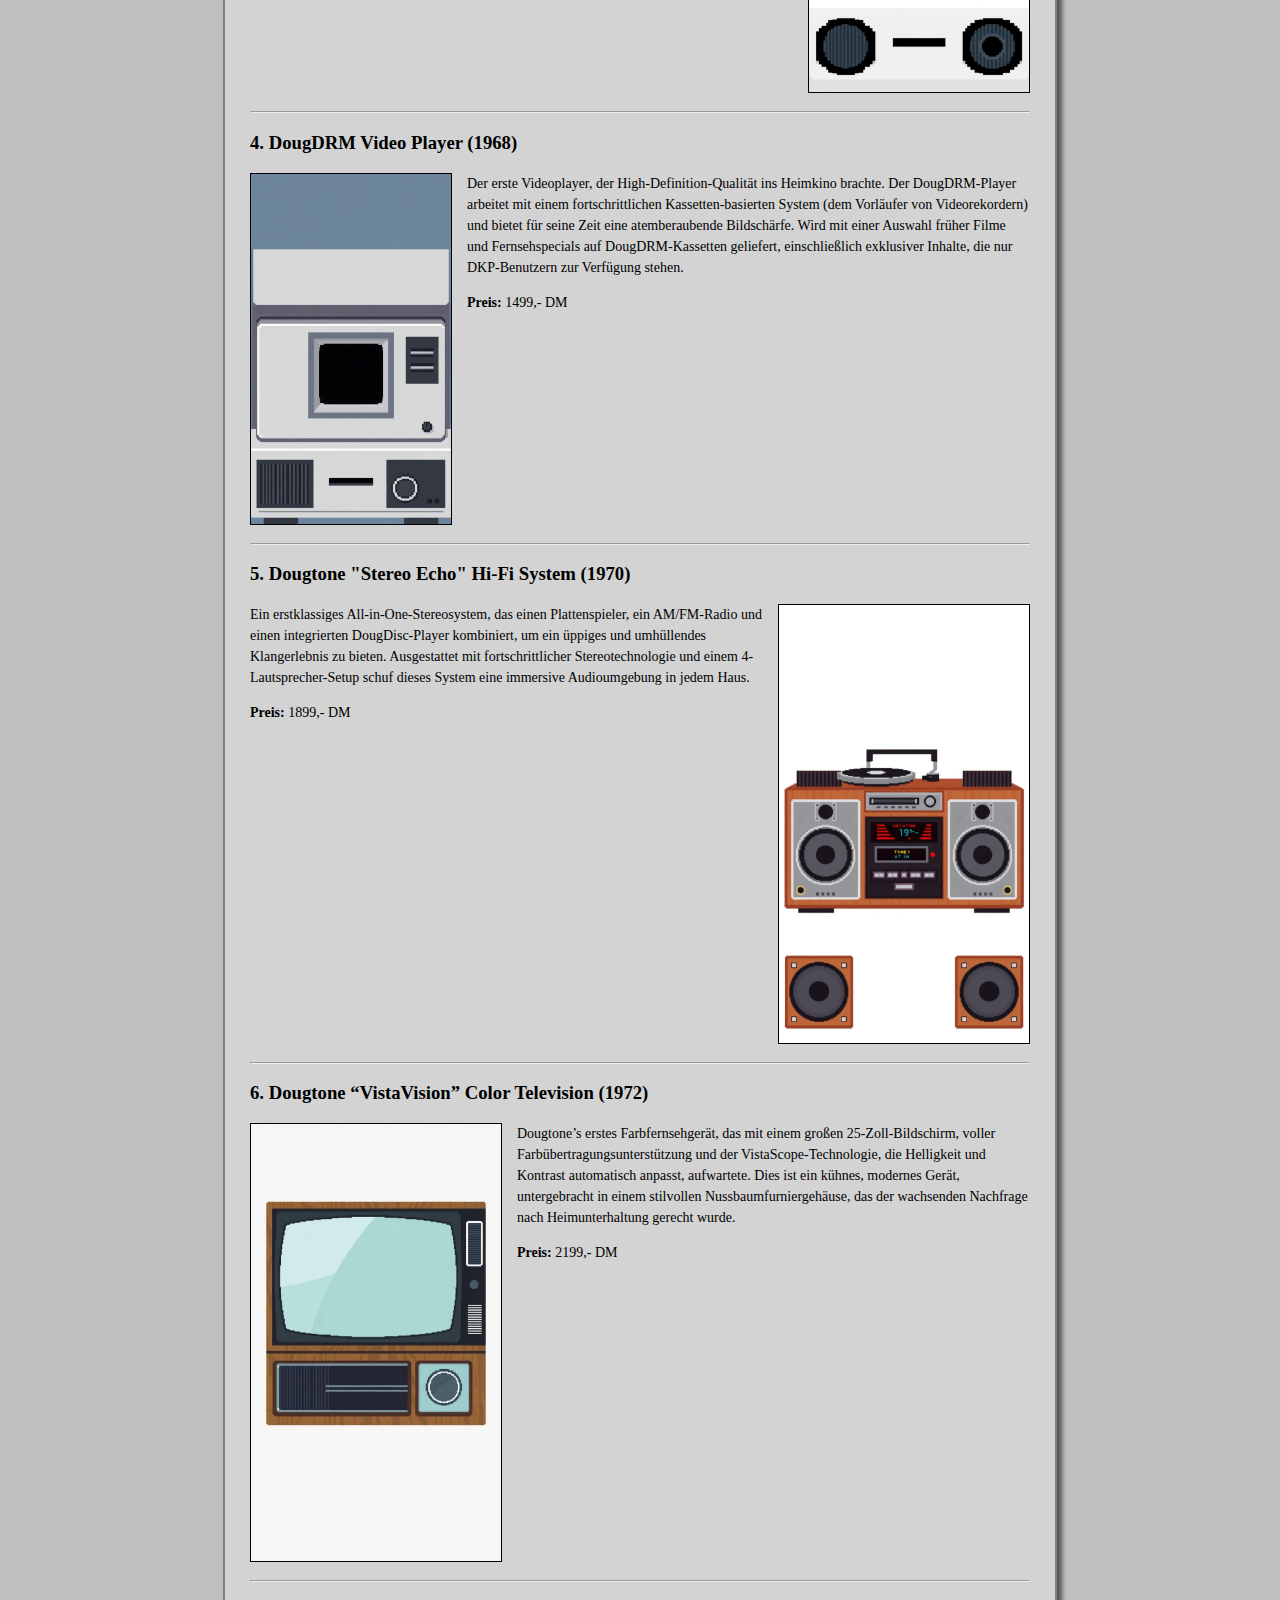
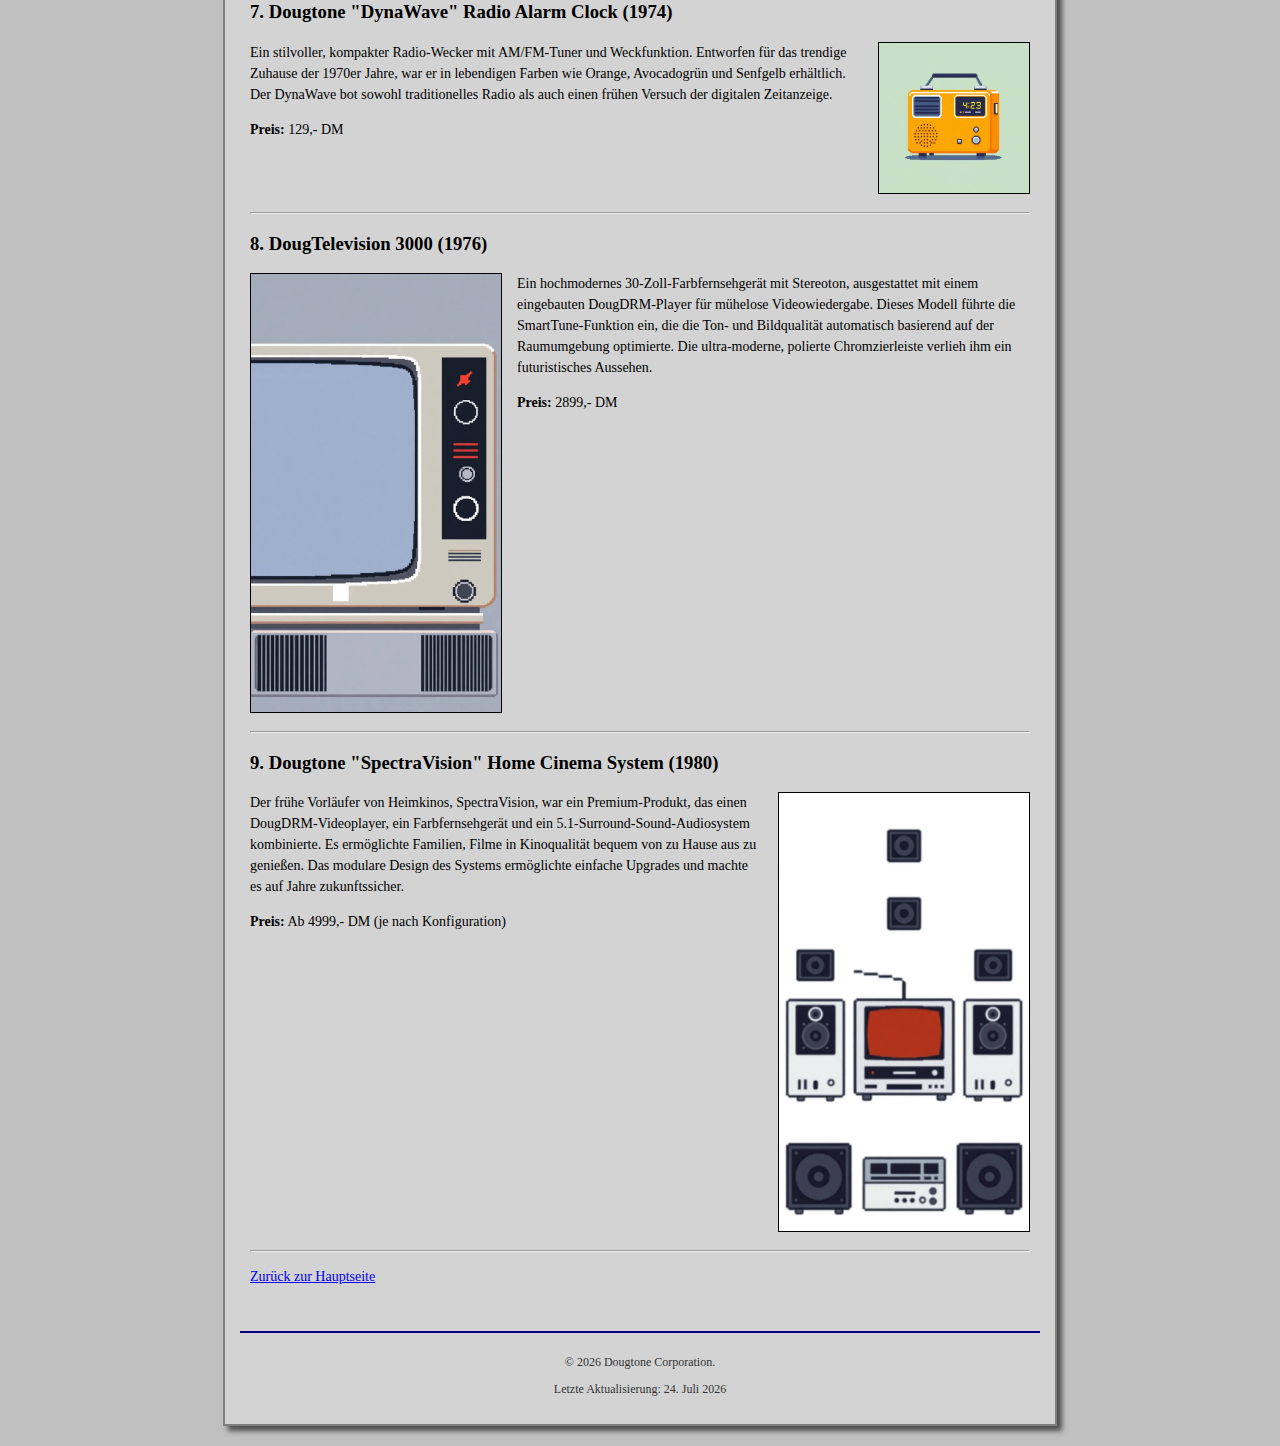
<file: konsumprodukt.html>
<!DOCTYPE html>
<html lang="de">
<head>
    <meta charset="UTF-8">
    <meta name="viewport" content="width=device-width, initial-scale=1.0">
    <title>Dougtone Konsumprodukt - Dougtone</title>
    <link rel="stylesheet" href="style.css">
</head>
<body>
    <div class="container">
        <header>
            <a href="index.html"><img src="dougtone_logo.png" alt="Dougtone Logo" id="logo"></a>
            <h1>Dougtone Konsumprodukt</h1>
        </header>
        <main>
            <h2>Haushaltsgeräte und Elektronik</h2>
            <p>Innovative Lösungen für Ihren Alltag von Dougtone Konsumprodukt. Seit den 1960er Jahren setzen wir Maßstäbe in Design und Funktionalität.</p>

            <hr>

            <h3>1. Dougtone Zenith Radio Receiver (1960)</h3>
            <img src="dougtone_zenith_image.png" alt="Dougtone Zenith Radio Receiver" style="float: right; margin: 0 0 10px 15px; max-width: 250px; border: 1px solid #000;">
            <p>Ein schlankes, modernes AM/FM-Radio mit verchromter Oberfläche, entworfen, um perfekt in moderne Wohnzimmer der Mitte des Jahrhunderts zu passen. Verfügt über High-Fidelity-Klang, eine elegante Skalenanzeige und den charakteristischen, leichtgängigen Abstimmknopf. Erhältlich in verschiedenen Ausführungen: Nussbaum, Kirschholz und Ebenholz.</p>
            <p><strong>Preis:</strong> 249,- DM</p>
            <div style="clear: both;"></div>
            <hr>

            <h3>2. Dougtone Telecast 1000 TV Receiver (1962)</h3>
            <img src="dougtone_telecast_image.png" alt="Dougtone Telecast 1000 TV Receiver" style="float: left; margin: 0 15px 10px 0; max-width: 180px; border: 1px solid #000;">
            <p>Ein hochmodernes 19-Zoll-Schwarz-Weiß-Fernsehgerät mit kristallklarem Empfang und einem polierten Metallrahmen. Enthält die DougTone-eigene ClearView-Technologie für verbesserte Signalqualität. Berühmt für sein kühnes, kantiges Design, war dies das Fernsehgerät der Wahl in den Wohnzimmern wohlhabender Familien.</p>
            <p><strong>Preis:</strong> 899,- DM</p>
            <div style="clear: both;"></div>
            <hr>

            <h3>3. DougDisc Video Player (1965)</h3>
            <img src="dougdisc_player_image.png" alt="DougDisc Video Player" style="float: right; margin: 0 0 10px 15px; max-width: 220px; border: 1px solid #000;">
            <p>Dougtone’s Antwort auf den Videophonographen, der ein hochmodernes DougDisc-System (eine frühe Version dessen, was sich zum modernen DVD-Format entwickeln sollte) nutzte. Das System spielte 12-Zoll-DVD-ähnliche Discs, jedoch mit einer glatteren, haltbareren Oberfläche. In Verbindung mit hochwertigen Displays bot es tadellose Ton- und Videowiedergabe. Erhältlich in den klassischen Optionen Weiß, Schwarz und Petrol.</p>
            <p><strong>Preis:</strong> 1199,- DM (inkl. 5 Demo-Discs)</p>
            <div style="clear: both;"></div>
            <hr>

            <h3>4. DougDRM Video Player (1968)</h3>
            <img src="dougdrm_player_image.png" alt="DougDRM Video Player" style="float: left; margin: 0 15px 10px 0; max-width: 200px; border: 1px solid #000;">
            <p>Der erste Videoplayer, der High-Definition-Qualität ins Heimkino brachte. Der DougDRM-Player arbeitet mit einem fortschrittlichen Kassetten-basierten System (dem Vorläufer von Videorekordern) und bietet für seine Zeit eine atemberaubende Bildschärfe. Wird mit einer Auswahl früher Filme und Fernsehspecials auf DougDRM-Kassetten geliefert, einschließlich exklusiver Inhalte, die nur DKP-Benutzern zur Verfügung stehen.</p>
            <p><strong>Preis:</strong> 1499,- DM</p>
            <div style="clear: both;"></div>
            <hr>

             <h3>5. Dougtone "Stereo Echo" Hi-Fi System (1970)</h3>
             <img src="stereo_echo_image.png" alt="Dougtone Stereo Echo Hi-Fi System" style="float: right; margin: 0 0 10px 15px; max-width: 250px; border: 1px solid #000;">
            <p>Ein erstklassiges All-in-One-Stereosystem, das einen Plattenspieler, ein AM/FM-Radio und einen integrierten DougDisc-Player kombiniert, um ein üppiges und umhüllendes Klangerlebnis zu bieten. Ausgestattet mit fortschrittlicher Stereotechnologie und einem 4-Lautsprecher-Setup schuf dieses System eine immersive Audioumgebung in jedem Haus.</p>
            <p><strong>Preis:</strong> 1899,- DM</p>
            <div style="clear: both;"></div>
            <hr>

            <h3>6. Dougtone “VistaVision” Color Television (1972)</h3>
            <img src="vistavision_tv_image.png" alt="Dougtone VistaVision Color Television" style="float: left; margin: 0 15px 10px 0; max-width: 250px; border: 1px solid #000;">
            <p>Dougtone’s erstes Farbfernsehgerät, das mit einem großen 25-Zoll-Bildschirm, voller Farbübertragungsunterstützung und der VistaScope-Technologie, die Helligkeit und Kontrast automatisch anpasst, aufwartete. Dies ist ein kühnes, modernes Gerät, untergebracht in einem stilvollen Nussbaumfurniergehäuse, das der wachsenden Nachfrage nach Heimunterhaltung gerecht wurde.</p>
            <p><strong>Preis:</strong> 2199,- DM</p>
             <div style="clear: both;"></div>
            <hr>

            <h3>7. Dougtone "DynaWave" Radio Alarm Clock (1974)</h3>
            <img src="dynawave_clock_image.png" alt="Dougtone DynaWave Radio Alarm Clock" style="float: right; margin: 0 0 10px 15px; max-width: 150px; border: 1px solid #000;">
            <p>Ein stilvoller, kompakter Radio-Wecker mit AM/FM-Tuner und Weckfunktion. Entworfen für das trendige Zuhause der 1970er Jahre, war er in lebendigen Farben wie Orange, Avocadogrün und Senfgelb erhältlich. Der DynaWave bot sowohl traditionelles Radio als auch einen frühen Versuch der digitalen Zeitanzeige.</p>
            <p><strong>Preis:</strong> 129,- DM</p>
            <div style="clear: both;"></div>
            <hr>

             <h3>8. DougTelevision 3000 (1976)</h3>
             <img src="dougtelevision3000_image.png" alt="DougTelevision 3000" style="float: left; margin: 0 15px 10px 0; max-width: 250px; border: 1px solid #000;">
            <p>Ein hochmodernes 30-Zoll-Farbfernsehgerät mit Stereoton, ausgestattet mit einem eingebauten DougDRM-Player für mühelose Videowiedergabe. Dieses Modell führte die SmartTune-Funktion ein, die die Ton- und Bildqualität automatisch basierend auf der Raumumgebung optimierte. Die ultra-moderne, polierte Chromzierleiste verlieh ihm ein futuristisches Aussehen.</p>
            <p><strong>Preis:</strong> 2899,- DM</p>
             <div style="clear: both;"></div>
            <hr>

             <h3>9. Dougtone "SpectraVision" Home Cinema System (1980)</h3>
            <img src="spectravision_cinema_image.png" alt="Dougtone SpectraVision Home Cinema System" style="float: right; margin: 0 0 10px 15px; max-width: 250px; border: 1px solid #000;">
            <p>Der frühe Vorläufer von Heimkinos, SpectraVision, war ein Premium-Produkt, das einen DougDRM-Videoplayer, ein Farbfernsehgerät und ein 5.1-Surround-Sound-Audiosystem kombinierte. Es ermöglichte Familien, Filme in Kinoqualität bequem von zu Hause aus zu genießen. Das modulare Design des Systems ermöglichte einfache Upgrades und machte es auf Jahre zukunftssicher.</p>
            <p><strong>Preis:</strong> Ab 4999,- DM (je nach Konfiguration)</p>
             <div style="clear: both;"></div>
            <hr>

            <p><a href="javascript:goBack()">Zurück zur Hauptseite</a></p>

        </main>
        <footer>
            <p>&copy; <span id="currentYear"></span> Dougtone Corporation.</p>
            <p>Letzte Aktualisierung: <span id="lastUpdated"></span></p>
        </footer>
    </div>
    <script src="script.js"></script>
</body>
</html>
</file>
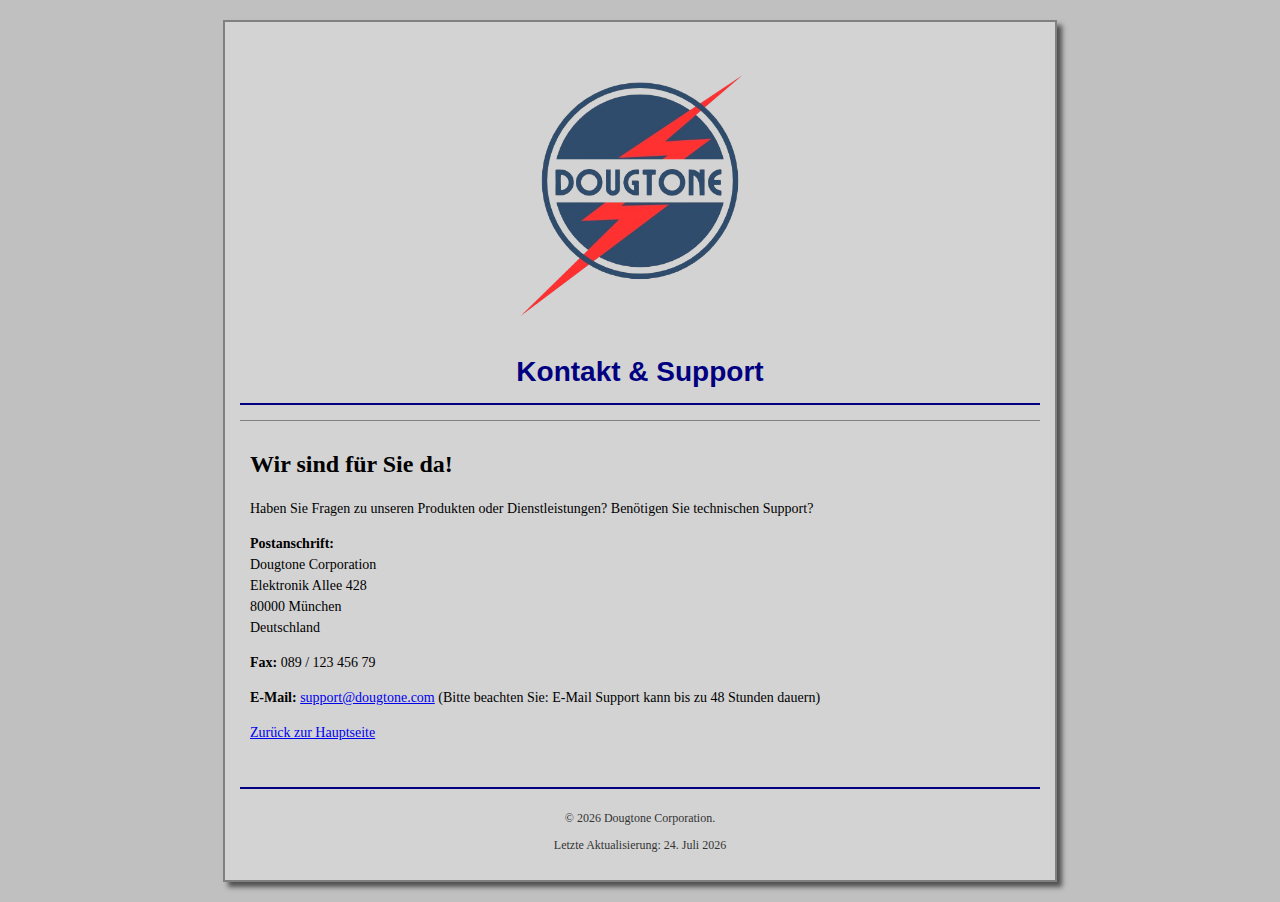
<file: kontakt.html>
<!DOCTYPE html>
<html lang="de">
<head>
    <meta charset="UTF-8">
    <meta name="viewport" content="width=device-width, initial-scale=1.0">
    <title>Kontakt & Support - Dougtone</title>
    <link rel="stylesheet" href="style.css">
</head>
<body>
    <div class="container">
        <header>
            <a href="index.html"><img src="D-removebg-preview.png" alt="Dougtone Logo" id="logo"></a>
            <h1>Kontakt & Support</h1>
        </header>
        <main>
            <h2>Wir sind für Sie da!</h2>
            <p>Haben Sie Fragen zu unseren Produkten oder Dienstleistungen? Benötigen Sie technischen Support?</p>
            <p><strong>Postanschrift:</strong><br>
            Dougtone Corporation<br>
            Elektronik Allee 428<br>
            80000 München<br>
            Deutschland</p>
            <p><strong>Fax:</strong> 089 / 123 456 79</p>
            <p><strong>E-Mail:</strong> <a href="mailto:support@dougtone.de">support@dougtone.com</a> (Bitte beachten Sie: E-Mail Support kann bis zu 48 Stunden dauern)</p>
            <p><a href="javascript:goBack()">Zurück zur Hauptseite</a></p>
        </main>
        <footer>
            <p>&copy; <span id="currentYear"></span> Dougtone Corporation.</p>
            <p>Letzte Aktualisierung: <span id="lastUpdated"></span></p>
        </footer>
    </div>
    <script src="script.js"></script> 
</body>
</html>
</file>
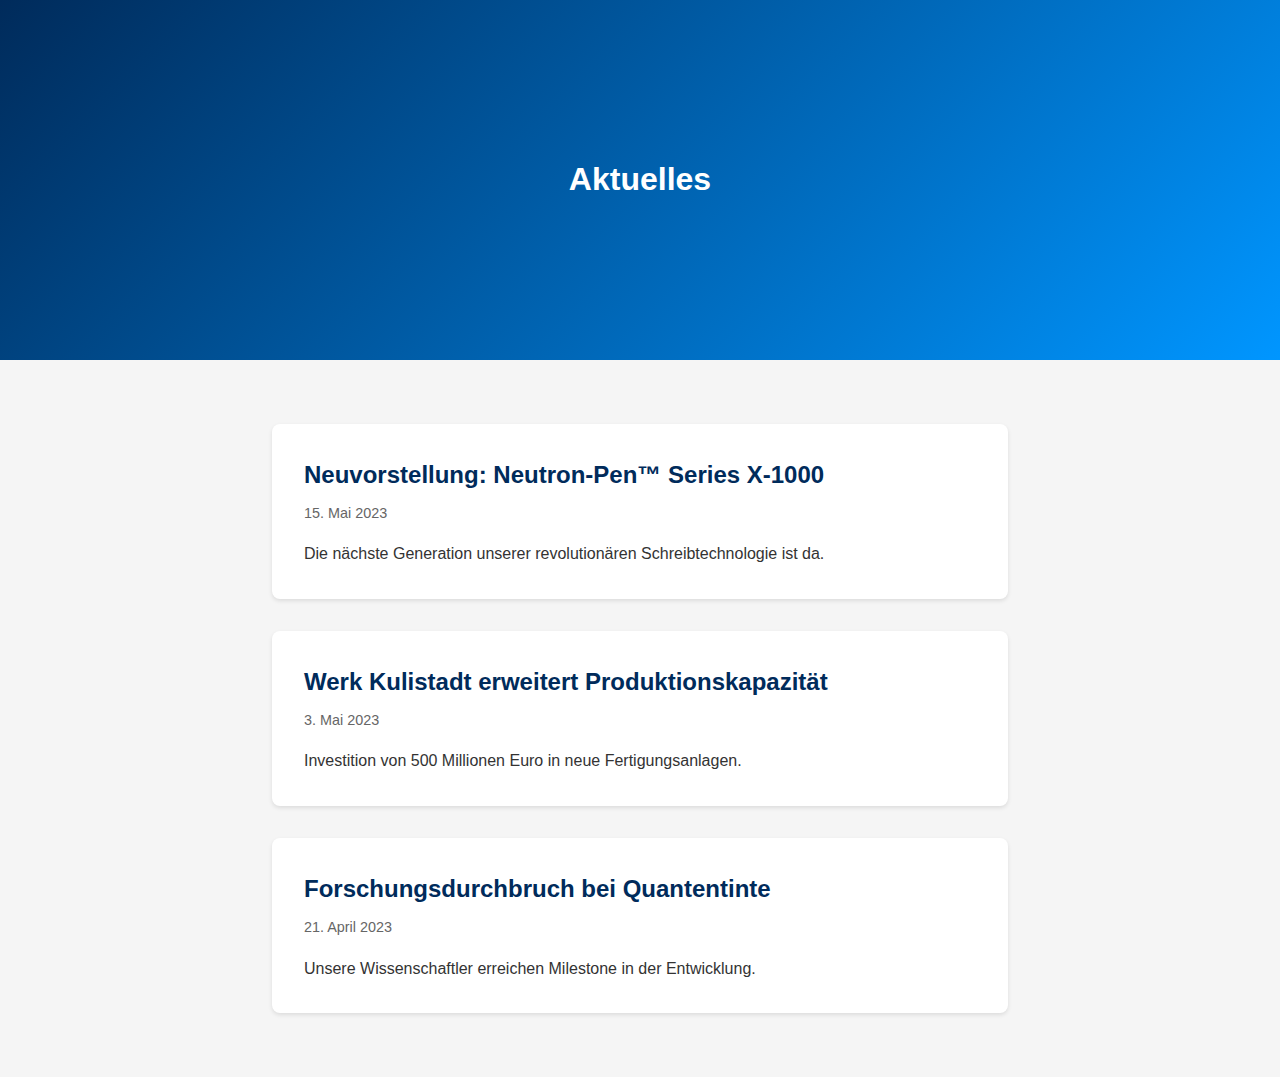
<file: news.html>
<!DOCTYPE html>
<html lang="de">
<head>
  <meta charset="UTF-8">
  <meta name="viewport" content="width=device-width, initial-scale=1.0">
  <title>Aktuelles | Douglas Kuliwerk AG</title>
  <link rel="stylesheet" href="css/main.css">
  <link rel="stylesheet" href="css/news.css">
</head>
<body>
  <!-- Navigation same as index.html -->
  
  <main>
    <section class="news-hero">
      <h1>Aktuelles</h1>
    </section>

    <section class="news-content">
      <article class="news-item">
        <h2>Neuvorstellung: Neutron-Pen™ Series X-1000</h2>
        <date>15. Mai 2023</date>
        <p>Die nächste Generation unserer revolutionären Schreibtechnologie ist da.</p>
      </article>

      <article class="news-item">
        <h2>Werk Kulistadt erweitert Produktionskapazität</h2>
        <date>3. Mai 2023</date>
        <p>Investition von 500 Millionen Euro in neue Fertigungsanlagen.</p>
      </article>

      <article class="news-item">
        <h2>Forschungsdurchbruch bei Quantentinte</h2>
        <date>21. April 2023</date>
        <p>Unsere Wissenschaftler erreichen Milestone in der Entwicklung.</p>
      </article>
    </section>
  </main>

  <!-- Footer same as index.html -->
</body>
</html>
</file>
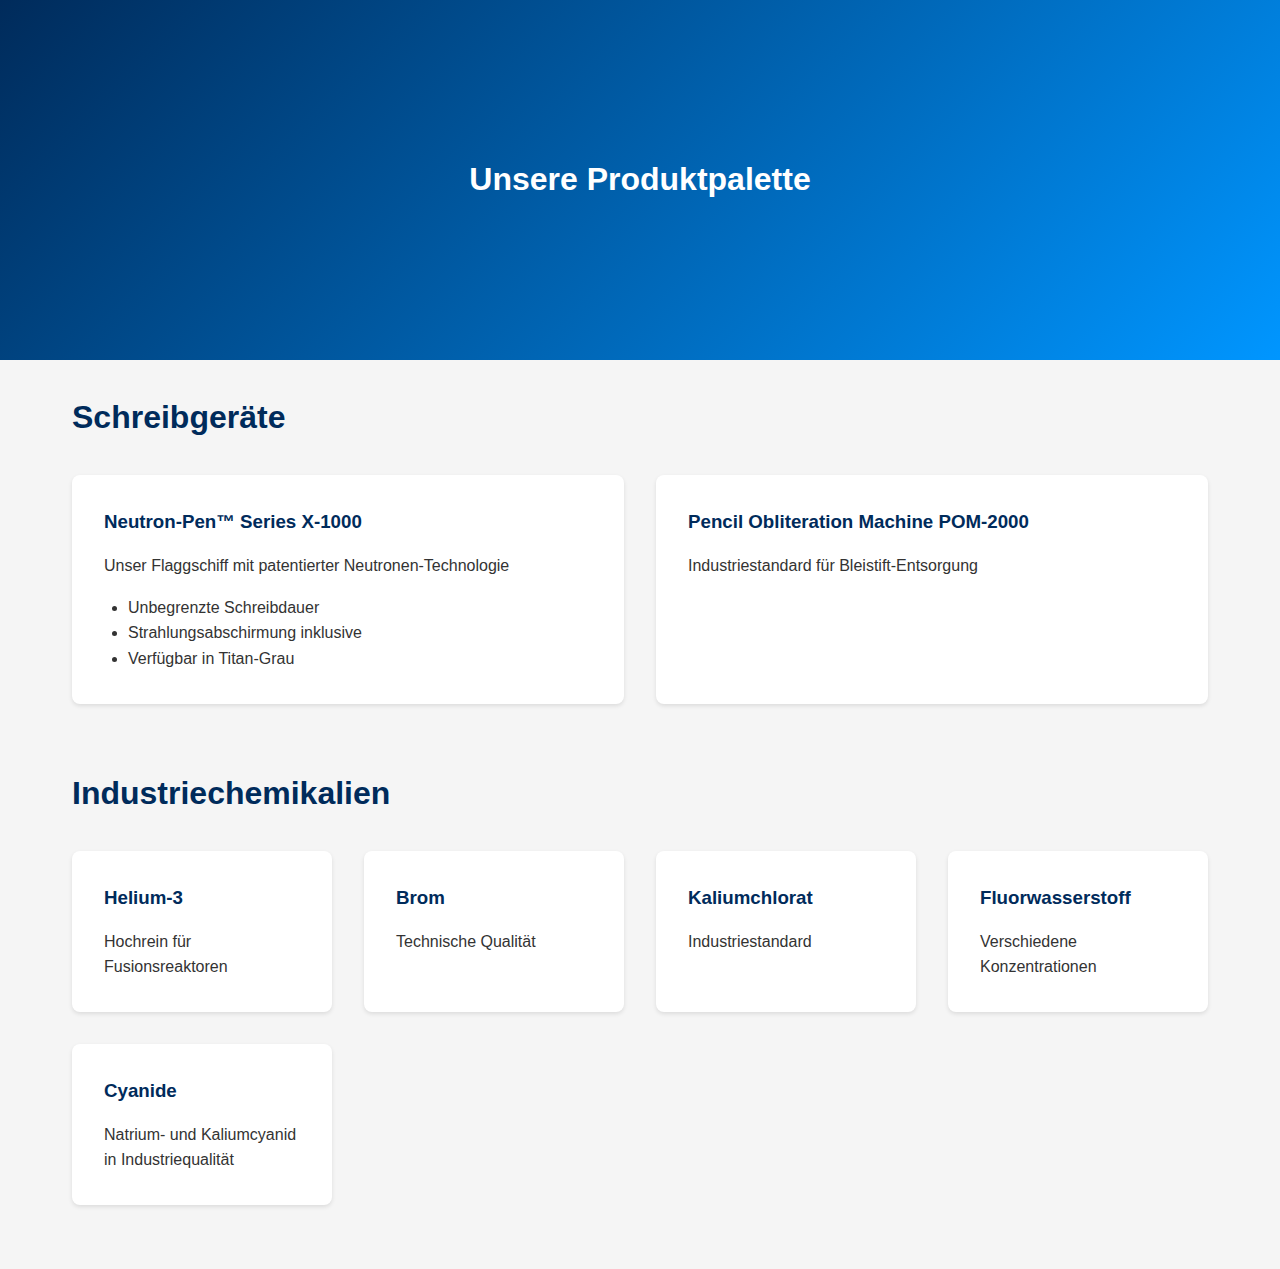
<file: produkte.html>
<!DOCTYPE html>
<html lang="de">
<head>
  <meta charset="UTF-8">
  <meta name="viewport" content="width=device-width, initial-scale=1.0">
  <title>Produkte | Douglas Kuliwerk AG</title>
  <link rel="stylesheet" href="css/main.css">
  <link rel="stylesheet" href="css/products.css">
</head>
<body>
  <!-- Navigation same as index.html -->
  
  <main>
    <section class="products-hero">
      <h1>Unsere Produktpalette</h1>
    </section>

    <section class="product-categories">
      <div class="category">
        <h2>Schreibgeräte</h2>
        <div class="product-list">
          <div class="product-item">
            <h3>Neutron-Pen™ Series X-1000</h3>
            <p>Unser Flaggschiff mit patentierter Neutronen-Technologie</p>
            <ul>
              <li>Unbegrenzte Schreibdauer</li>
              <li>Strahlungsabschirmung inklusive</li>
              <li>Verfügbar in Titan-Grau</li>
            </ul>
          </div>
          <div class="product-item">
            <h3>Pencil Obliteration Machine POM-2000</h3>
            <p>Industriestandard für Bleistift-Entsorgung</p>
          </div>
        </div>
      </div>

      <div class="category">
        <h2>Industriechemikalien</h2>
        <div class="product-list">
          <div class="product-item">
            <h3>Helium-3</h3>
            <p>Hochrein für Fusionsreaktoren</p>
          </div>
          <div class="product-item">
            <h3>Brom</h3>
            <p>Technische Qualität</p>
          </div>
          <div class="product-item">
            <h3>Kaliumchlorat</h3>
            <p>Industriestandard</p>
          </div>
          <div class="product-item">
            <h3>Fluorwasserstoff</h3>
            <p>Verschiedene Konzentrationen</p>
          </div>
          <div class="product-item">
            <h3>Cyanide</h3>
            <p>Natrium- und Kaliumcyanid in Industriequalität</p>
          </div>
        </div>
      </div>
    </section>
  </main>

  <!-- Footer same as index.html -->
</body>
</html>
</file>
<file: css/main.css>
:root {
  --primary-color: #002B5B;
  --accent-color: #0096FF;
  --text-color: #333;
  --background-color: #f5f5f5;
  --shadow: 0 2px 4px rgba(0,0,0,0.1);
}

* {
  margin: 0;
  padding: 0;
  box-sizing: border-box;
}

body {
  font-family: 'Roboto', sans-serif;
  line-height: 1.6;
  color: var(--text-color);
  background-color: var(--background-color);
}

nav {
  background: white;
  padding: 1rem;
  box-shadow: var(--shadow);
  display: flex;
  justify-content: space-between;
  align-items: center;
}

nav ul {
  display: flex;
  list-style: none;
  gap: 2rem;
}

nav a {
  text-decoration: none;
  color: var(--text-color);
  font-weight: 500;
  transition: color 0.3s;
}

nav a:hover {
  color: var(--accent-color);
}

.hero {
  height: 80vh;
  display: flex;
  flex-direction: column;
  justify-content: center;
  align-items: center;
  position: relative;
  overflow: hidden;
  background: linear-gradient(135deg, var(--primary-color), var(--accent-color));
  color: white;
}

.hero h1 {
  font-size: 4rem;
  margin-bottom: 1rem;
}

.hero h2 {
  font-size: 2rem;
  font-weight: 300;
}

.featured-products {
  padding: 4rem 2rem;
}

.product-grid {
  display: grid;
  grid-template-columns: repeat(auto-fit, minmax(300px, 1fr));
  gap: 2rem;
  margin-top: 2rem;
}

.product-card {
  background: white;
  padding: 2rem;
  border-radius: 8px;
  box-shadow: var(--shadow);
  transition: transform 0.3s;
}

.product-card:hover {
  transform: translateY(-5px);
}

footer {
  background: var(--primary-color);
  color: white;
  padding: 2rem;
  margin-top: 4rem;
}

.footer-content {
  max-width: 1200px;
  margin: 0 auto;
  display: flex;
  justify-content: space-between;
}

.legal-links {
  display: flex;
  gap: 2rem;
}

.legal-links a {
  color: white;
  text-decoration: none;
}
</file>
<file: css/animations.css>
.floating-pen {
  width: 100px;
  height: 20px;
  background: white;
  position: absolute;
  animation: float 3s ease-in-out infinite;
}

.chemical-drops {
  position: absolute;
  width: 10px;
  height: 10px;
  background: var(--accent-color);
  border-radius: 50%;
  animation: drip 2s linear infinite;
}

@keyframes float {
  0%, 100% {
    transform: translateY(0);
  }
  50% {
    transform: translateY(-20px);
  }
}

@keyframes drip {
  0% {
    transform: translateY(0) scale(1);
    opacity: 1;
  }
  100% {
    transform: translateY(100px) scale(0);
    opacity: 0;
  }
}
</file>
<file: css/about.css>
.about-hero {
  height: 40vh;
  background: linear-gradient(135deg, var(--primary-color), var(--accent-color));
  color: white;
  display: flex;
  justify-content: center;
  align-items: center;
}

.about-content {
  max-width: 1200px;
  margin: 4rem auto;
  padding: 0 2rem;
}

.history, .mission, .locations {
  margin-bottom: 4rem;
}

.history h2, .mission h2, .locations h2 {
  color: var(--primary-color);
  margin-bottom: 1.5rem;
}

.location-card {
  background: white;
  padding: 2rem;
  border-radius: 8px;
  box-shadow: var(--shadow);
  max-width: 300px;
}

.location-card h3 {
  color: var(--primary-color);
  margin-bottom: 1rem;
}
</file>
<file: style.css>
body {
    font-family: "Times New Roman", Times, serif;
    background-color: #C0C0C0; /* Silver */
    color: #000000;
    margin: 0;
    padding: 0;
    display: flex;
    justify-content: center;
    align-items: flex-start; /* Align to top */
    min-height: 100vh;
}

.container {
    width: 800px; /* Fixed width typical of 90s sites */
    background-color: #D3D3D3; /* Light Grey */
    border: 2px solid #808080; /* Grey border */
    box-shadow: 5px 5px 5px #505050; /* Simple drop shadow */
    padding: 15px;
    margin-top: 20px; /* Space from top */
    margin-bottom: 20px; /* Space from bottom */
}

header {
    text-align: center;
    border-bottom: 2px solid #000080; /* Navy Blue */
    padding-bottom: 10px;
    margin-bottom: 15px;
}

#logo {
    max-width: 300px;
    margin-bottom: 10px;
}

header h1 {
    font-family: Arial, Helvetica, sans-serif;
    font-size: 28px;
    color: #000080; /* Navy Blue */
    margin: 5px 0;
}

.welcome-marquee {
    background-color: #FFFF00; /* Yellow background for marquee */
    color: #000000;
    padding: 5px;
    font-weight: bold;
    border: 1px solid #000000;
}

nav {
    margin-bottom: 20px;
}

nav h2 {
    font-family: Arial, Helvetica, sans-serif;
    font-size: 18px;
    color: #000080; /* Navy Blue */
    border-bottom: 1px dashed #000080;
    padding-bottom: 5px;
}

nav ul {
    list-style-type: square; /* Classic 90s bullet */
    padding-left: 20px;
}

nav ul li {
    margin-bottom: 8px;
}

nav ul li a {
    text-decoration: underline;
    color: #0000FF; /* Blue */
    font-weight: bold;
}

nav ul li a:visited {
    color: #800080; /* Purple */
}

nav ul li a:hover {
    color: #FF0000; /* Red */
    text-decoration: none;
}

main {
    padding: 10px;
    border-top: 1px solid #808080;
    margin-top: 10px;
}

main p {
    line-height: 1.5;
    font-size: 14px;
}

footer {
    text-align: center;
    margin-top: 20px;
    padding-top: 10px;
    border-top: 2px solid #000080; /* Navy Blue */
    font-size: 12px;
    color: #333333;
}
</file>
<file: css/legal.css>
.legal-content {
  max-width: 800px;
  margin: 4rem auto;
  padding: 0 2rem;
}

.legal-content h1 {
  color: var(--primary-color);
  margin-bottom: 2rem;
}

.legal-section {
  background: white;
  padding: 2rem;
  border-radius: 8px;
  box-shadow: var(--shadow);
}

.legal-section h2 {
  color: var(--primary-color);
  margin-bottom: 1.5rem;
}

.legal-section h3 {
  color: var(--primary-color);
  margin: 2rem 0 1rem 0;
}

.legal-section p {
  margin-bottom: 1rem;
  line-height: 1.8;
}
</file>
<file: css/news.css>
.news-hero {
  height: 40vh;
  background: linear-gradient(135deg, var(--primary-color), var(--accent-color));
  color: white;
  display: flex;
  justify-content: center;
  align-items: center;
}

.news-content {
  max-width: 800px;
  margin: 4rem auto;
  padding: 0 2rem;
}

.news-item {
  background: white;
  padding: 2rem;
  border-radius: 8px;
  box-shadow: var(--shadow);
  margin-bottom: 2rem;
}

.news-item h2 {
  color: var(--primary-color);
  margin-bottom: 0.5rem;
}

.news-item date {
  color: #666;
  font-size: 0.9rem;
  display: block;
  margin-bottom: 1rem;
}
</file>
<file: css/products.css>
.products-hero {
  height: 40vh;
  background: linear-gradient(135deg, var(--primary-color), var(--accent-color));
  color: white;
  display: flex;
  justify-content: center;
  align-items: center;
}

.product-categories {
  max-width: 1200px;
  margin: 2rem auto;
  padding: 0 2rem;
}

.category {
  margin-bottom: 4rem;
}

.category h2 {
  color: var(--primary-color);
  margin-bottom: 2rem;
  font-size: 2rem;
}

.product-list {
  display: grid;
  grid-template-columns: repeat(auto-fit, minmax(250px, 1fr));
  gap: 2rem;
}

.product-item {
  background: white;
  padding: 2rem;
  border-radius: 8px;
  box-shadow: var(--shadow);
  transition: transform 0.3s;
}

.product-item:hover {
  transform: translateY(-5px);
}

.product-item h3 {
  color: var(--primary-color);
  margin-bottom: 1rem;
}

.product-item ul {
  margin-top: 1rem;
  padding-left: 1.5rem;
}
</file>
